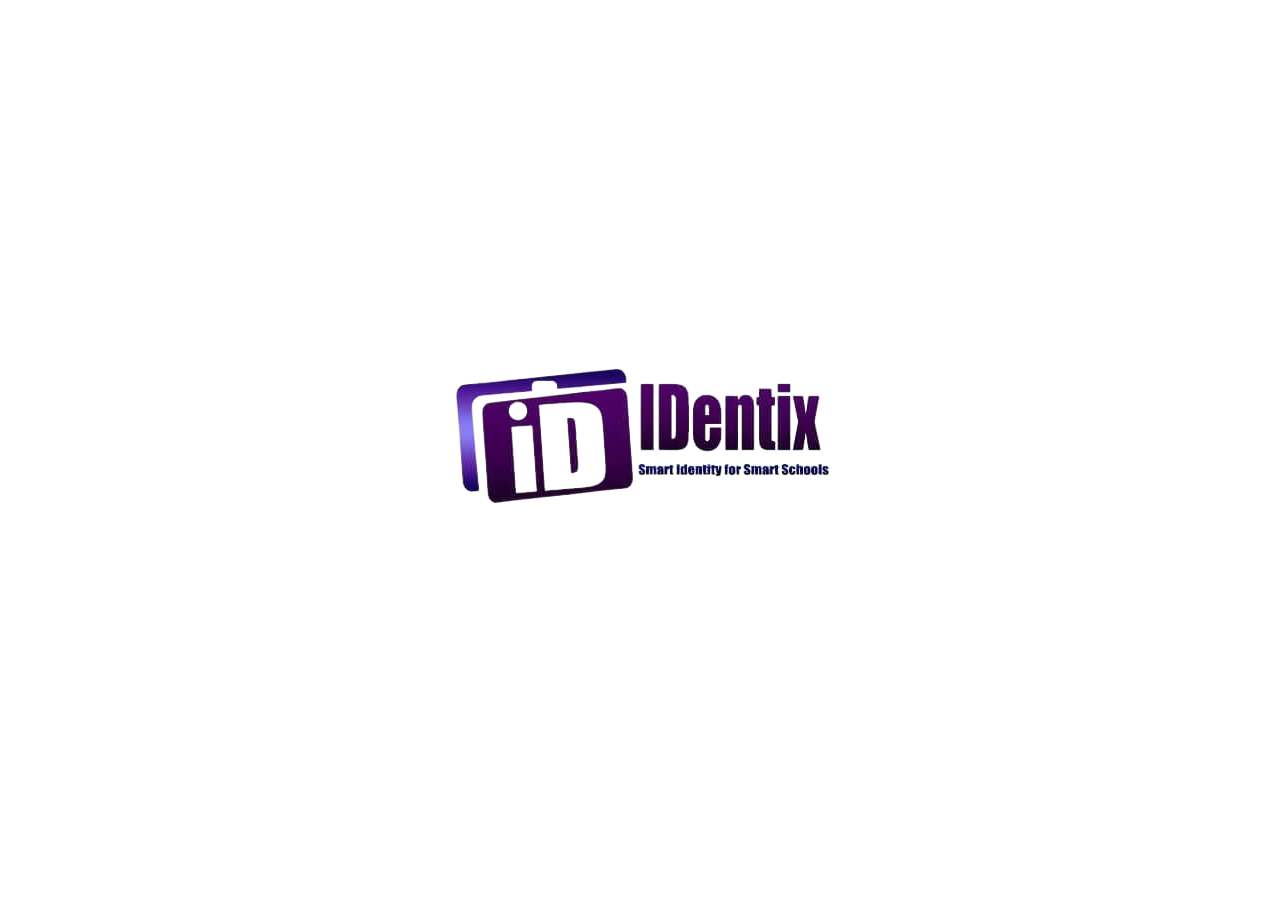
<file: index.html>
<!DOCTYPE html>
<html lang="en">
<head>
    <meta charset="UTF-8">
    <meta name="viewport" content="width=device-width, initial-scale=1.0">
    <title>Identix</title>
    <link rel="stylesheet" href="./CSS/bootstrap.min.css">
    <link rel="stylesheet" href="./CSS/style.css">
     <link rel="stylesheet" href="https://cdnjs.cloudflare.com/ajax/libs/font-awesome/6.2.0/css/all.min.css">
</head>
<body class="bg-white">
<div id="ab">
<div class="row">
    <div class="col-md-12">
        <img class="w-100" src="./images/IMG-20260421-WA0116-removebg-preview.png" alt="">
    </div>
</div>
</div>

      <script src="./js/jquery.slim.min.js"></script>
    <script src="./js/bootstrap.bundle.min.js"></script>
      <script>
        setTimeout (()=> {
                window.location.href = "access.html";
                document.getElementById('ab').style.display = 'none';
                document.getElementById('access').style.display = 'block';
           } ,3000
        );

       
    </script>
</body>
</html>
</file>
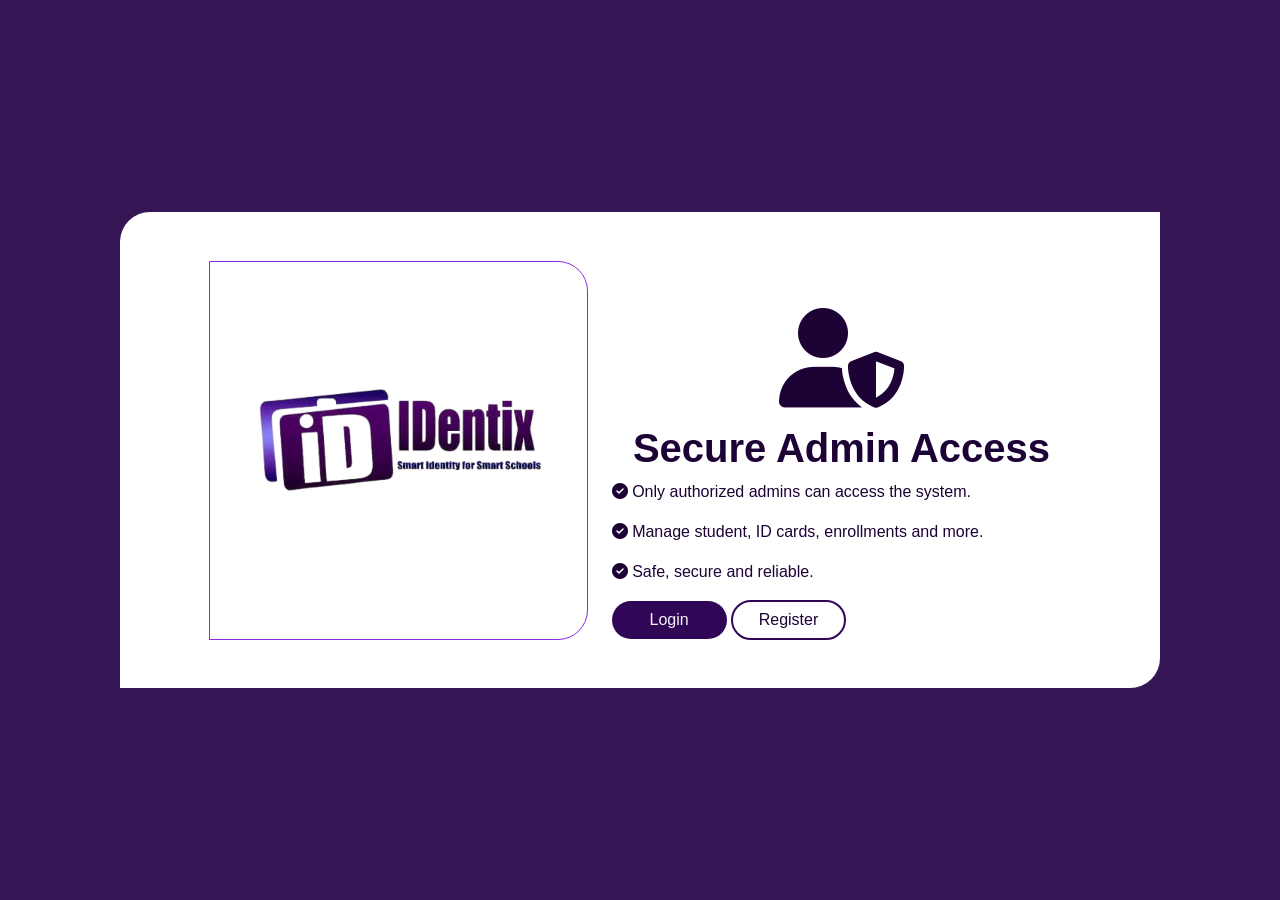
<file: access.html>
<!DOCTYPE html>
<html lang="en">
<head>
    <meta charset="UTF-8">
    <meta name="viewport" content="width=device-width, initial-scale=1.0">
   <title>Identix</title>
     <link rel="stylesheet" href="./CSS/bootstrap.min.css">
    <link rel="stylesheet" href="./CSS/style.css">
     <link rel="stylesheet" href="https://cdnjs.cloudflare.com/ajax/libs/font-awesome/6.2.0/css/all.min.css">
</head>
<body>
    <div  id="access" class="bg-white p-5" style="border-top-left-radius: 30px; border-bottom-right-radius: 30px;">
    <div style="align-items: center;" class="row justify-content-center">
        <div class="col-md-5">
            <img style="border: 1px solid blueviolet; border-top-right-radius: 30px; border-bottom-right-radius: 30px;" class="w-100" src="./images/IMG-20260421-WA0116-removebg-preview.png" alt="">
        </div>
           <div class="col-md-6 mt-5">
            <div class="justify-content-center " style="align-items: center; justify-content: center; text-align: center;">
            <i style="font-size: 100px;  color: rgb(28, 2, 53);" class="fa-solid fa-user-shield"></i>
            </div>
            <h1 class="text-center mt-3">Secure Admin Access</h1>
            
                <p><i class="fa-solid fa-circle-check"></i> Only authorized admins can access the system.</p>
               <p><i class="fa-solid fa-circle-check"></i>  Manage student, ID cards, enrollments and more.</p>
               <p><i class="fa-solid fa-circle-check"></i>  Safe, secure and reliable.</p>
                
        

           <a href="login.html"><button  class="btn me1 w-25">Login</button></a>  <a href="admin.html"><button class="btn me2 w-25">Register</button></a>
    </div>
    </div>

     <script src="./js/jquery.slim.min.js"></script>
    <script src="./js/bootstrap.bundle.min.js"></script>
</body>
</html>
</file>
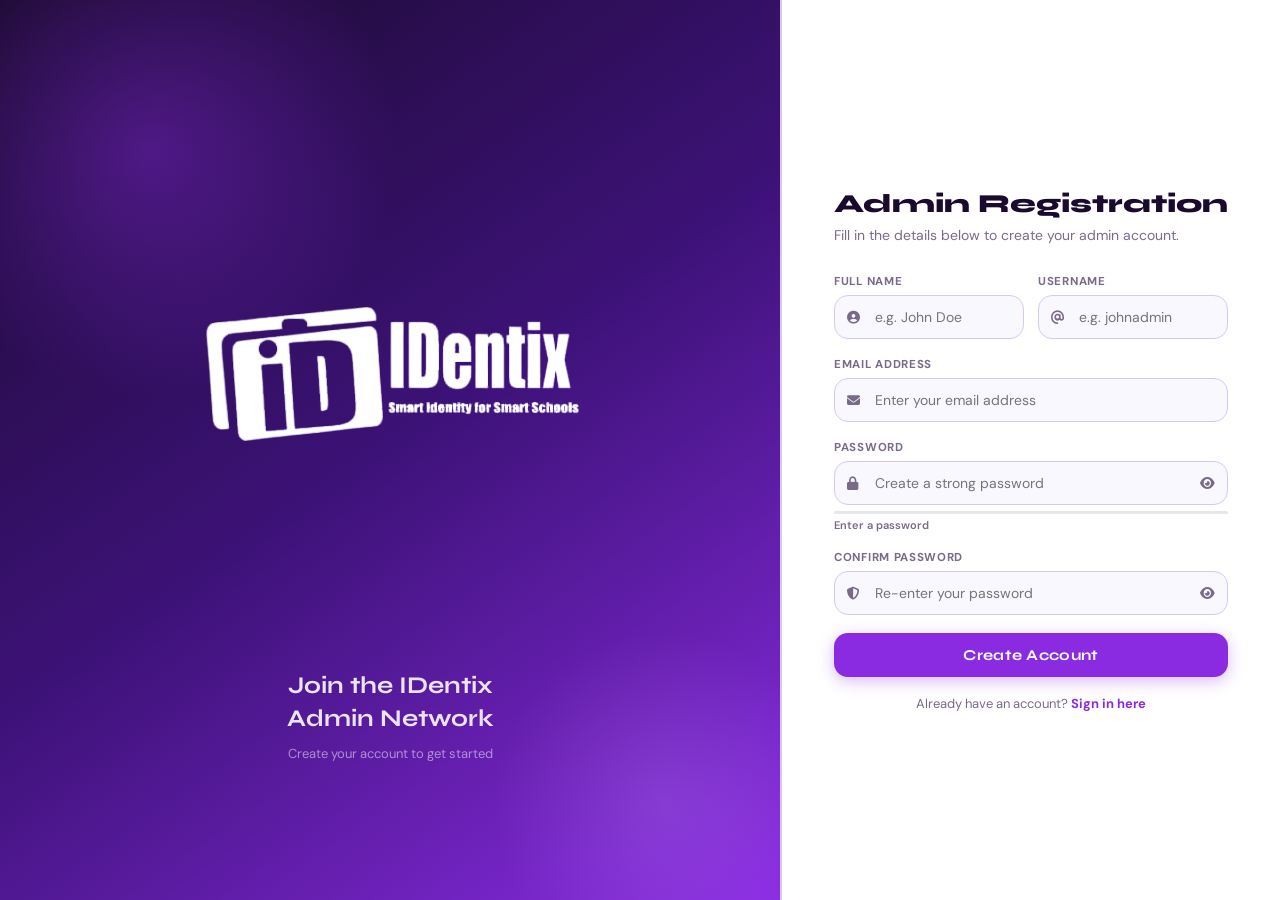
<file: admin.html>
<!DOCTYPE html>
<html lang="en">
<head>
<meta charset="UTF-8">
<meta name="viewport" content="width=device-width, initial-scale=1.0">
<title>IDentix – Admin Registration</title>
<link rel="stylesheet" href="https://cdnjs.cloudflare.com/ajax/libs/font-awesome/6.2.0/css/all.min.css">
<link href="https://fonts.googleapis.com/css2?family=Syne:wght@700;800&family=DM+Sans:wght@400;500;600&display=swap" rel="stylesheet">
<style>

  *, *::before, *::after { box-sizing: border-box; margin: 0; padding: 0; }
  :root {
    --purple:      #8a2be2;
    --purple-dark: #6a0dad;
    --purple-glow: rgba(138,43,226,.32);
    --purple-soft: rgba(138,43,226,.08);
    --text:        #1a0a2e;
    --text-muted:  #7a6a8a;
    --border:      #d8c8f0;
    --error:       #dc2626;
    --error-bg:    #fff5f5;
    --success:     #059669;
    --success-bg:  #f0fdf4;
    --radius:      14px;
  }
  html, body { height: 100%; }
  body {
    font-family: 'DM Sans', sans-serif;
    background: #f8f5ff;
    display: flex;
    align-items: stretch;
    min-height: 100vh;
    overflow-x: hidden;
  }

  .left-panel {
    flex: 1;
    background: linear-gradient(145deg, #1a0a2e 0%, #3d1278 50%, #8a2be2 100%);
    display: flex; flex-direction: column;
    align-items: center; justify-content: center;
    padding: 60px 50px;
    position: relative; overflow: hidden;
  }
  .left-panel::before {
    content: ''; position: absolute;
    width: 500px; height: 500px; border-radius: 50%;
    background: radial-gradient(circle, rgba(138,43,226,.4) 0%, transparent 70%);
    top: -100px; left: -100px;
    animation: float 8s ease-in-out infinite;
  }
  .left-panel::after {
    content: ''; position: absolute;
    width: 350px; height: 350px; border-radius: 50%;
    background: radial-gradient(circle, rgba(200,150,255,.2) 0%, transparent 70%);
    bottom: -80px; right: -60px;
    animation: float 10s ease-in-out infinite reverse;
  }
  @keyframes float {
    0%,100% { transform: translateY(0) scale(1); }
    50%      { transform: translateY(-20px) scale(1.05); }
  }
  .left-logo     { width: 500px; filter: brightness(0) invert(1); margin-bottom: 32px; position: relative; z-index: 2; animation: fadeDown .6s ease both; height: 500px; }
  .left-tagline  { color: rgba(255,255,255,.88); font-family: 'Syne', sans-serif; font-size: 24px; font-weight: 700; text-align: center; line-height: 1.35; position: relative; z-index: 2; animation: fadeDown .7s .1s ease both; }
  .left-sub      { color: rgba(255,255,255,.5); font-size: 13px; text-align: center; margin-top: 10px; position: relative; z-index: 2; animation: fadeDown .7s .2s ease both; }

  @keyframes fadeDown {
    from { opacity: 0; transform: translateY(-16px); }
    to   { opacity: 1; transform: translateY(0); }
  }

  .right-panel {
    width: 500px;
    background: #fff;
    display: flex; flex-direction: column;
    align-items: center; justify-content: center;
    padding: 52px 52px;
    border-left: 2px solid var(--border);
    overflow-y: auto;
    animation: slideIn .5s ease both;
  }
  @keyframes slideIn {
    from { opacity: 0; transform: translateX(28px); }
    to   { opacity: 1; transform: translateX(0); }
  }

  .form-heading { font-family: 'Syne', sans-serif; font-size: 26px; font-weight: 800; color: var(--text); margin-bottom: 6px; width: 100%; }
  .form-sub     { font-size: 14px; color: var(--text-muted); margin-bottom: 28px; width: 100%; line-height: 1.5; }

  .form-row { display: flex; gap: 14px; width: 100%; }
  .form-row .form-group { flex: 1; }
  .form-group { width: 100%; margin-bottom: 18px; }

  .form-label { display: block; font-size: 11.5px; font-weight: 700; color: var(--text-muted); text-transform: uppercase; letter-spacing: .7px; margin-bottom: 6px; }

  .input-wrap { position: relative; }
  .input-wrap .icon-left {
    position: absolute; left: 13px; top: 50%;
    transform: translateY(-50%);
    color: var(--text-muted); font-size: 13px;
    pointer-events: none; transition: color .2s; z-index: 1;
  }
  .input-wrap input {
    width: 100%;
    padding: 12px 42px 12px 40px;
    border: 1.5px solid var(--border);
    border-radius: var(--radius);
    font-size: 14px; font-family: 'DM Sans', sans-serif;
    color: var(--text); background: #faf8ff;
    outline: none; transition: border .2s, box-shadow .2s, background .2s;
  }
  .input-wrap input:focus {
    border-color: var(--purple); background: #fff;
    box-shadow: 0 0 0 3px var(--purple-glow);
  }
  .input-wrap input:focus ~ .icon-left { color: var(--purple); }
  .toggle-pw {
    position: absolute; right: 13px; top: 50%;
    transform: translateY(-50%);
    color: var(--text-muted); font-size: 13px; cursor: pointer;
  }
  .toggle-pw:hover { color: var(--purple); }

  .form-group.has-error .input-wrap input {
    border-color: var(--error); background: var(--error-bg);
    box-shadow: 0 0 0 3px rgba(220,38,38,.12);
  }
  .form-group.has-error .icon-left { color: var(--error) !important; }
  .error-msg {
    display: none; font-size: 11.5px; color: var(--error);
    margin-top: 5px; padding-left: 2px; font-weight: 500;
    animation: errIn .2s ease;
  }
  .form-group.has-error .error-msg { display: flex; align-items: center; gap: 5px; }
  .error-msg::before { content: '\26A0'; font-size: 11px; }
  @keyframes errIn {
    from { opacity:0; transform: translateY(-4px); }
    to   { opacity:1; transform: translateY(0); }
  }

 
  .form-group.has-success .input-wrap input {
    border-color: var(--success); background: var(--success-bg);
    box-shadow: 0 0 0 3px rgba(5,150,105,.12);
  }

  .btn-primary {
    width: 100%; padding: 13px;
    background: var(--purple); color: #fff;
    border: none; border-radius: var(--radius);
    font-size: 15px; font-weight: 700; font-family: 'Syne', sans-serif;
    cursor: pointer; letter-spacing: .3px;
    transition: background .2s, transform .15s, box-shadow .2s;
    box-shadow: 0 4px 16px var(--purple-glow);
    display: flex; align-items: center; justify-content: center; gap: 8px;
  }
  .btn-primary:hover   { background: var(--purple-dark); transform: translateY(-1px); box-shadow: 0 6px 22px var(--purple-glow); }
  .btn-primary:active  { transform: translateY(0); }
  .spinner { display: none; width: 16px; height: 16px; border: 2px solid rgba(255,255,255,.35); border-top-color: #fff; border-radius: 50%; animation: spin .65s linear infinite; }
  @keyframes spin { to { transform: rotate(360deg); } }
  .btn-primary.loading .btn-text { display: none; }
  .btn-primary.loading .spinner  { display: block; }

  .divider { display: flex; align-items: center; gap: 12px; margin: 20px 0; color: var(--text-muted); font-size: 12px; width: 100%; }
  .divider::before, .divider::after { content: ''; flex: 1; height: 1px; background: var(--border); }

  .small-link { font-size: 13px; color: var(--text-muted); text-align: center; margin-top: 6px; }
  .small-link a { color: var(--purple); font-weight: 700; text-decoration: none; }
  .small-link a:hover { text-decoration: underline; }

  
  .alert { border-radius: 10px; padding: 12px 16px; font-size: 13px; margin-bottom: 18px; display: none; align-items: flex-start; gap: 10px; width: 100%; line-height: 1.5; animation: errIn .3s ease; }
  .alert.show { display: flex; }
  .alert-error   { background: var(--error-bg);   color: var(--error);   border: 1px solid rgba(220,38,38,.25); }
  .alert-success { background: var(--success-bg); color: var(--success); border: 1px solid rgba(5,150,105,.25); }
  .alert i { margin-top: 1px; flex-shrink: 0; }

 
  .pw-strength { margin-top: 6px; }
  .pw-bar      { height: 3px; border-radius: 2px; background: #e5e7eb; overflow: hidden; }
  .pw-bar-fill { height: 100%; border-radius: 2px; width: 0; transition: width .3s, background .3s; }
  .pw-label    { font-size: 11px; margin-top: 4px; color: var(--text-muted); font-weight: 600; }

  
  .back-link { display: inline-flex; align-items: center; gap: 6px; font-size: 13px; color: var(--text-muted); text-decoration: none; margin-bottom: 24px; font-weight: 600; transition: color .2s; width: 100%; }
  .back-link:hover { color: var(--purple); }

  @media (max-width: 900px) {
    .left-panel  { display: none; }
    .right-panel { width: 100%; border-left: none; padding: 36px 24px; }
    .form-row    { flex-direction: column; gap: 0; }
  }

</style>
</head>
<body>

<div class="left-panel">
    <img class="left-logo" src="./images/IMG-20260421-WA0116-removebg-preview.png" alt="Identix Logo">
 <div class="left-tagline">Join the IDentix<br>Admin Network</div>
  <div class="left-sub">Create your account to get started</div>
</div>

<div class="right-panel">
  <div class="form-heading">Admin Registration</div>
  <div class="form-sub">Fill in the details below to create your admin account.</div>

  <div class="form-row">
    <div class="form-group" id="fg-name">
      <label class="form-label">Full Name</label>
      <div class="input-wrap">
        <i class="fa-solid fa-circle-user icon-left"></i>
        <input type="text" id="f-name" placeholder="e.g. John Doe" autocomplete="name">
      </div>
      <div class="error-msg" id="err-name"></div>
    </div>
    <div class="form-group" id="fg-username">
      <label class="form-label">Username</label>
      <div class="input-wrap">
        <i class="fa-solid fa-at icon-left"></i>
        <input type="text" id="f-username" placeholder="e.g. johnadmin" autocomplete="username">
      </div>
      <div class="error-msg" id="err-username"></div>
    </div>
  </div>

  <div class="form-group" id="fg-email">
    <label class="form-label">Email Address</label>
    <div class="input-wrap">
      <i class="fa-solid fa-envelope icon-left"></i>
      <input type="email" id="f-email" placeholder="Enter your email address" autocomplete="email">
    </div>
    <div class="error-msg" id="err-email"></div>
  </div>

  <div class="form-group" id="fg-password">
    <label class="form-label">Password</label>
    <div class="input-wrap">
      <i class="fa-solid fa-lock icon-left"></i>
      <input type="password" id="f-password" placeholder="Create a strong password" autocomplete="new-password" oninput="checkStrength(this.value)">
      <i class="toggle-pw fa-solid fa-eye" onclick="togglePw('f-password', this)"></i>
    </div>
    <div class="pw-strength">
      <div class="pw-bar"><div class="pw-bar-fill" id="pw-bar-fill"></div></div>
      <div class="pw-label" id="pw-label">Enter a password</div>
    </div>
    <div class="error-msg" id="err-password"></div>
  </div>

  <div class="form-group" id="fg-conpassword">
    <label class="form-label">Confirm Password</label>
    <div class="input-wrap">
      <i class="fa-solid fa-shield-halved icon-left"></i>
      <input type="password" id="f-conpassword" placeholder="Re-enter your password" autocomplete="new-password">
      <i class="toggle-pw fa-solid fa-eye" onclick="togglePw('f-conpassword', this)"></i>
    </div>
    <div class="error-msg" id="err-conpassword"></div>
  </div>

  <button class="btn-primary" id="reg-btn" onclick="handleRegister()">
    <span class="btn-text">Create Account</span>
    <div class="spinner"></div>
  </button>

  <div class="small-link" style="margin-top:18px;">Already have an account? <a href="login.html">Sign in here</a></div>
</div>

<script>

function getUsers()      { return JSON.parse(localStorage.getItem('identix_users') || '{}'); }
function saveUsers(u)    { localStorage.setItem('identix_users', JSON.stringify(u)); }

function clearError(id) {
  const fg = document.getElementById('fg-' + id);
  if (fg) { fg.classList.remove('has-error'); fg.classList.remove('has-success'); }
}
function setError(id, msg) {
  const fg  = document.getElementById('fg-' + id);
  const err = document.getElementById('err-' + id);
  if (fg)  { fg.classList.remove('has-success'); fg.classList.add('has-error'); }
  if (err) err.textContent = msg;
}
function setSuccess(id) {
  const fg = document.getElementById('fg-' + id);
  if (fg) { fg.classList.remove('has-error'); fg.classList.add('has-success'); }
}
function showAlert(id, type, msg) {
  const el = document.getElementById(id);
  if (!el) return;
  el.className = 'alert alert-' + type + ' show';
  el.querySelector('.alert-msg').textContent = msg;
}
function hideAlert(id) {
  const el = document.getElementById(id);
  if (el) el.classList.remove('show');
}
function togglePw(inputId, icon) {
  const inp = document.getElementById(inputId);
  inp.type = inp.type === 'password' ? 'text' : 'password';
  icon.classList.toggle('fa-eye');
  icon.classList.toggle('fa-eye-slash');
}


['name','username','email','password','conpassword'].forEach(id => {
  const el = document.getElementById('f-' + id);
  if (el) el.addEventListener('input', () => clearError(id));
});

function checkStrength(val) {
  const fill  = document.getElementById('pw-bar-fill');
  const label = document.getElementById('pw-label');
  if (!fill) return;
  let score = 0;
  if (val.length >= 8)          score++;
  if (/[A-Z]/.test(val))        score++;
  if (/[0-9]/.test(val))        score++;
  if (/[^A-Za-z0-9]/.test(val)) score++;
  const levels = [
    { pct:'0%',   color:'#e5e7eb', text:'Enter a password' },
    { pct:'25%',  color:'#ef4444', text:'Weak' },
    { pct:'50%',  color:'#f59e0b', text:'Fair' },
    { pct:'75%',  color:'#3b82f6', text:'Good' },
    { pct:'100%', color:'#10b981', text:'Strong ✓' },
  ];
  const lvl = val.length === 0 ? levels[0] : (levels[score] || levels[1]);
  fill.style.width      = lvl.pct;
  fill.style.background = lvl.color;
  label.textContent     = lvl.text;
  label.style.color     = lvl.color === '#e5e7eb' ? 'var(--text-muted)' : lvl.color;
}

async function handleRegister() {
  let valid = true;
  const name      = document.getElementById('f-name').value.trim();
  const username  = document.getElementById('f-username').value.trim();
  const email     = document.getElementById('f-email').value.trim();
  const password  = document.getElementById('f-password').value;
  const confirm   = document.getElementById('f-conpassword').value;

  if (!name || name.length < 2)
    { setError('name', 'Full name must be at least 2 characters.'); valid = false; }
  if (!username || username.length < 3)
    { setError('username', 'Username must be at least 3 characters.'); valid = false; }
  else if (!/^[a-zA-Z0-9_]+$/.test(username))
    { setError('username', 'Only letters, numbers, and underscores allowed.'); valid = false; }
  if (!email || !/^[^\s@]+@[^\s@]+\.[^\s@]+$/.test(email))
    { setError('email', 'Please enter a valid email address.'); valid = false; }
  if (!password || password.length < 6)
    { setError('password', 'Password must be at least 6 characters.'); valid = false; }
  if (!confirm)
    { setError('conpassword', 'Please confirm your password.'); valid = false; }
  else if (confirm !== password)
    { setError('conpassword', 'Passwords do not match — please check and try again.'); valid = false; }

  if (!valid) return;

  const btn = document.getElementById('reg-btn');
  btn.classList.add('loading');

  const API_BASE = 'https://identix-api.onrender.com';
  try {
    const res  = await fetch(API_BASE + '/auth/register', {
      method: 'POST',
      headers: {'Content-Type': 'application/json'},
      body: JSON.stringify({ name, username, email, password })
    });
    const data = await res.json();
    if (!res.ok) {
      btn.classList.remove('loading');
      const msg = data.detail || data.message || 'Registration failed.';
      if (msg.toLowerCase().includes('username')) { setError('username', msg); }
      else if (msg.toLowerCase().includes('email')) { setError('email', msg); }
      else { alert(msg); }
      return;
    }
    sessionStorage.setItem('identix_session', data.username);
    sessionStorage.setItem('identix_name',    data.name);
    window.location.href = 'dashboard.html';
  } catch(err) {
    btn.classList.remove('loading');
    alert('Could not reach the server. Check your connection.\n\n' + err.message);
  }
}
</script>
</body>
</html>
</file>
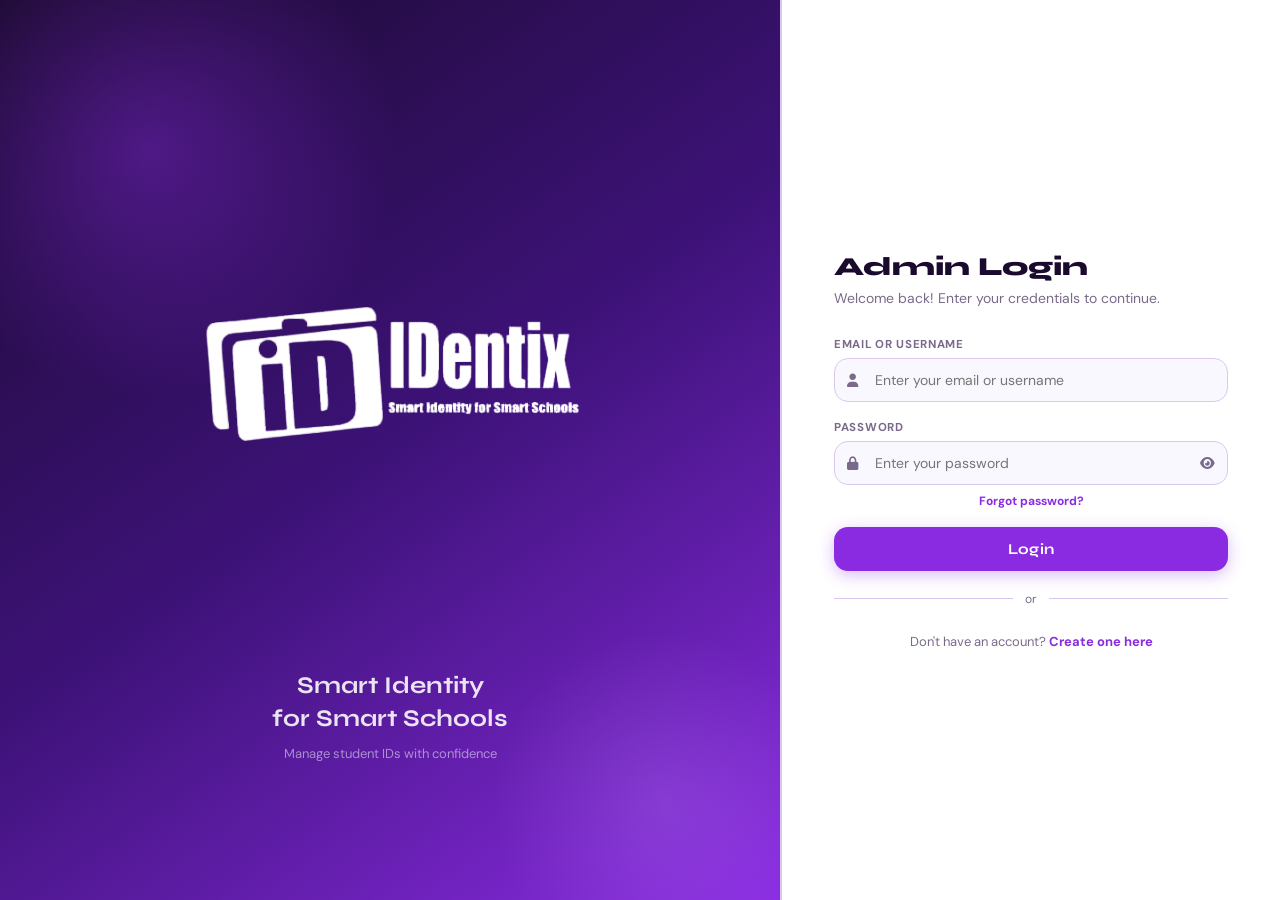
<file: enrollments.html>
<!DOCTYPE html>
<html lang="en">
<head>
<meta charset="UTF-8">
<meta name="viewport" content="width=device-width, initial-scale=1.0">
<title>IDentix – Enrollments</title>
<link rel="stylesheet" href="https://cdnjs.cloudflare.com/ajax/libs/font-awesome/6.2.0/css/all.min.css">

<style>
  :root {
    --purple:       #8a2be2;
    --purple-light: #ede9fe;
    --purple-mid:   #9d4edd;
    --dark:         #1a1033;
    --sidebar-bg:   #ffffff;
    --sidebar-border: #8a2be2;
    --sidebar-w:    220px;
    --topbar-h:     60px;
    --text:         #1a1033;
    --text-muted:   #6b7280;
    --border:       #e5e7eb;
    --bg:           #f4f3ff;
    --card-bg:      #ffffff;
    --green:        #10b981;
    --red:          #ef4444;
    --amber:        #f59e0b;
    --blue:         #3b82f6;
    --radius:       12px;
    --shadow:       0 1px 3px rgba(0,0,0,.08);
  }

  * { box-sizing: border-box; margin: 0; padding: 0; }

  body {
    font-family: 'Segoe UI', system-ui, sans-serif;
    background: var(--bg); color: var(--text);
    min-height: 100vh; display: flex;
  }


  #sidebar {
    width: var(--sidebar-w); background: var(--sidebar-bg);
    border-right: 2px solid var(--sidebar-border);
    height: 100vh; position: fixed; top: 0; left: 0;
    display: flex; flex-direction: column;
    z-index: 200; transition: transform .3s ease;
    overflow-y: auto; box-shadow: 2px 0 12px rgba(138,43,226,0.10);
  }
  .sidebar-logo {
    padding: 16px; border-bottom: 1.5px solid rgba(138,43,226,0.18);
    display: flex; align-items: center; justify-content: center; background: #fff;
  }
  .sidebar-logo-text { font-size: 20px; font-weight: 800; color: var(--purple); letter-spacing: -0.5px; }
  .sidebar-section {
    padding: 16px 12px 4px; font-size: 10px; font-weight: 700;
    letter-spacing: 1.2px; color: var(--purple); text-transform: uppercase;
  }
  .nav-item {
    display: flex; align-items: center; gap: 10px;
    padding: 10px 16px; color: #444; font-size: 13px;
    border-radius: 8px; margin: 2px 8px; cursor: pointer;
    text-decoration: none; transition: all .2s; font-weight: 500;
  }
  .nav-item:hover  { background: rgba(138,43,226,.08); color: var(--purple); }
  .nav-item.active { background: var(--purple); color: #fff; }
  .nav-item i { width: 16px; text-align: center; font-size: 13px; }
  .badge-count {
    margin-left: auto; background: var(--red); color: #fff;
    font-size: 10px; font-weight: 700; padding: 2px 6px;
    border-radius: 20px; min-width: 18px; text-align: center;
  }
  .sidebar-footer {
    margin-top: auto; padding: 12px;
    border-top: 1.5px solid rgba(138,43,226,0.18); background: #fff;
  }
  .admin-row { display: flex; align-items: center; gap: 10px; padding: 8px; border-radius: 8px; cursor: pointer; }
  .admin-row:hover { background: rgba(138,43,226,.07); }
  .avatar {
    width: 34px; height: 34px; border-radius: 50%; background: var(--purple);
    display: flex; align-items: center; justify-content: center;
    color: #fff; font-size: 12px; font-weight: 700; flex-shrink: 0;
  }
  .admin-name { color: var(--text); font-size: 12px; font-weight: 700; }
  .admin-role { color: var(--text-muted); font-size: 10px; }
  .logout-btn {
    display: flex; align-items: center; gap: 8px;
    padding: 8px 10px; color: #888; font-size: 12px;
    cursor: pointer; border-radius: 8px; margin-top: 4px; font-weight: 600; transition: all .2s;
  }
  .logout-btn:hover { background: rgba(255,0,0,.08); color: #f87171; }
  #overlay { display: none; position: fixed; inset: 0; background: rgba(0,0,0,.5); z-index: 199; }

  
  #main { margin-left: var(--sidebar-w); flex: 1; display: flex; flex-direction: column; min-height: 100vh; transition: margin .3s ease; }

 
  #topbar {
    height: var(--topbar-h); background: var(--card-bg);
    border-bottom: 1px solid var(--border);
    display: flex; align-items: center; padding: 0 24px; gap: 16px;
    position: sticky; top: 0; z-index: 100;
  }
  #menu-toggle { display: none; background: none; border: none; font-size: 18px; color: var(--text); cursor: pointer; padding: 4px; }
  .topbar-title { font-size: 17px; font-weight: 700; flex-shrink: 0; }
  .topbar-right { margin-left: auto; display: flex; align-items: center; gap: 14px; }
  .notif-btn { position: relative; background: none; border: none; cursor: pointer; font-size: 16px; color: var(--text-muted); padding: 6px; }
  .notif-dot { position: absolute; top: 3px; right: 3px; width: 8px; height: 8px; border-radius: 50%; background: var(--red); border: 2px solid #fff; }
  .bell-count {
    position: absolute; top: 0px; right: 0px;
    background: var(--red); color: #fff;
    font-size: 9px; font-weight: 700;
    min-width: 16px; height: 16px;
    border-radius: 20px; padding: 0 4px;
    display: flex; align-items: center; justify-content: center;
    border: 2px solid #fff;
    opacity: 0; transform: scale(0.6);
    transition: opacity 0.2s ease, transform 0.2s ease;
  }
  .bell-count.visible { opacity: 1; transform: scale(1); }
  .topbar-user { display: flex; align-items: center; gap: 8px; cursor: pointer; padding: 4px 8px; border-radius: 8px; }
  .topbar-user:hover { background: var(--bg); }
  .topbar-user .avatar { width: 30px; height: 30px; font-size: 11px; }
  .topbar-user .uname { font-size: 13px; font-weight: 600; }
  .topbar-user .urole { font-size: 10px; color: var(--text-muted); }

 
  #content { padding: 24px; flex: 1; }

 
  .page-header { display: flex; align-items: flex-start; justify-content: space-between; flex-wrap: wrap; gap: 12px; margin-bottom: 20px; }
  .page-header h2 { font-size: 20px; font-weight: 700; }
  .page-header p  { font-size: 13px; color: var(--text-muted); margin-top: 2px; }

  
  .summary-grid { display: grid; grid-template-columns: repeat(auto-fit, minmax(148px, 1fr)); gap: 14px; margin-bottom: 20px; }
  .sum-card {
    background: var(--card-bg); border-radius: var(--radius);
    padding: 16px 18px; box-shadow: var(--shadow);
    display: flex; align-items: center; gap: 12px; transition: transform .2s;
  }
  .sum-card:hover { transform: translateY(-2px); }
  .sum-icon { width: 42px; height: 42px; border-radius: 10px; display: flex; align-items: center; justify-content: center; font-size: 16px; flex-shrink: 0; }
  .si-purple { background: var(--purple-light); color: var(--purple); }
  .si-green  { background: #d1fae5; color: var(--green); }
  .si-amber  { background: #fef3c7; color: var(--amber); }
  .si-red    { background: #fee2e2; color: var(--red); }
  .si-blue   { background: #dbeafe; color: var(--blue); }
  .sum-label { font-size: 11px; color: var(--text-muted); font-weight: 600; text-transform: uppercase; letter-spacing: .5px; }
  .sum-value { font-size: 24px; font-weight: 700; line-height: 1.2; }
  .sum-sub   { font-size: 10px; color: var(--text-muted); margin-top: 2px; }

 
  .dist-bar-card { background: var(--card-bg); border-radius: var(--radius); box-shadow: var(--shadow); padding: 16px 20px; margin-bottom: 20px; }
  .dist-bar-title { font-size: 12px; font-weight: 700; color: var(--text-muted); text-transform: uppercase; letter-spacing: .5px; margin-bottom: 10px; }
  .tbar-track { display: flex; height: 10px; border-radius: 20px; overflow: hidden; gap: 2px; }
  .tbar-seg { height: 100%; border-radius: 20px; transition: width .7s ease; min-width: 0; }
  .tbar-legend { display: flex; gap: 18px; flex-wrap: wrap; margin-top: 10px; }
  .tbar-leg-item { display: flex; align-items: center; gap: 6px; font-size: 11px; color: var(--text-muted); }
  .tbar-leg-dot  { width: 8px; height: 8px; border-radius: 50%; flex-shrink: 0; }
  .tbar-leg-item strong { color: var(--text); font-weight: 700; }

 
  .toolbar { display: flex; align-items: center; gap: 10px; flex-wrap: wrap; margin-bottom: 16px; }
  .search-wrap {
    display: flex; align-items: center; gap: 8px;
    background: var(--card-bg); border: 1px solid var(--border);
    border-radius: 8px; padding: 7px 12px; flex: 1; min-width: 200px; max-width: 360px;
  }
  .search-wrap i { color: var(--text-muted); font-size: 13px; }
  .search-wrap input { border: none; background: none; outline: none; font-size: 13px; color: var(--text); width: 100%; }
  .search-wrap input::placeholder { color: var(--text-muted); }
  .filter-select {
    font-size: 12px; border: 1px solid var(--border);
    border-radius: 8px; padding: 7px 10px;
    background: var(--card-bg); color: var(--text); cursor: pointer; outline: none;
  }
  .btn-refresh {
    display: flex; align-items: center; gap: 6px;
    padding: 7px 14px; background: var(--purple); color: #fff;
    border: none; border-radius: 8px; font-size: 12px; font-weight: 600;
    cursor: pointer; transition: opacity .2s; margin-left: auto;
  }
  .btn-refresh:hover { opacity: .88; }
  .btn-refresh.loading i { animation: spin 1s linear infinite; }
  @keyframes spin { to { transform: rotate(360deg); } }

  
  .table-card { background: var(--card-bg); border-radius: var(--radius); box-shadow: var(--shadow); overflow: hidden; }
  .table-card-header {
    display: flex; align-items: center; justify-content: space-between;
    padding: 16px 20px; border-bottom: 1px solid var(--border); flex-wrap: wrap; gap: 10px;
  }
  .table-card-header .card-title { font-size: 14px; font-weight: 700; }
  .record-count { font-size: 12px; color: var(--text-muted); }

  .sort-btns { display: flex; gap: 6px; }
  .sort-btn {
    display: flex; align-items: center; gap: 5px;
    padding: 5px 10px; border-radius: 6px;
    border: 1px solid var(--border); background: none;
    color: var(--text-muted); font-size: 11px; font-weight: 600;
    cursor: pointer; transition: all .15s;
  }
  .sort-btn:hover  { border-color: var(--purple); color: var(--purple); }
  .sort-btn.active { background: var(--purple-light); color: var(--purple); border-color: var(--purple); }
  .sort-btn i { font-size: 10px; }

  .table-wrap { overflow-x: auto; }
  .data-table { width: 100%; border-collapse: collapse; font-size: 12px; }
  .data-table th {
    text-align: left; padding: 10px 14px; font-size: 11px; font-weight: 600;
    color: var(--text-muted); text-transform: uppercase; letter-spacing: .5px;
    border-bottom: 1px solid var(--border); background: var(--bg);
    white-space: nowrap; cursor: pointer; user-select: none; transition: color .15s;
  }
  .data-table th:hover { color: var(--purple); }
  .data-table th .sort-arrow { margin-left: 4px; opacity: .4; font-size: 9px; }
  .data-table th.sorted .sort-arrow { opacity: 1; color: var(--purple); }
  .data-table td { padding: 12px 14px; border-bottom: 1px solid var(--border); vertical-align: middle; }
  .data-table tr:last-child td { border-bottom: none; }
  .data-table tr:hover td { background: rgba(138,43,226,.03); }

  .stud-row { display: flex; align-items: center; gap: 8px; }
  .stud-av {
    width: 32px; height: 32px; border-radius: 50%;
    background: var(--purple-light); color: var(--purple);
    font-size: 10px; font-weight: 700;
    display: flex; align-items: center; justify-content: center; flex-shrink: 0;
  }
  .stud-name { font-weight: 600; font-size: 12px; }
  .stud-meta { font-size: 10px; color: var(--text-muted); }

  .sid-cell {
    font-family: 'Courier New', monospace; font-size: 11px;
    color: var(--purple); font-weight: 600;
    background: var(--purple-light); padding: 3px 8px; border-radius: 6px; white-space: nowrap;
  }
  .date-cell { font-size: 11px; color: var(--text-muted); white-space: nowrap; }
  .dept-badge {
    font-size: 10px; font-weight: 600; padding: 3px 8px; border-radius: 6px;
    background: var(--bg); color: var(--text-muted); border: 1px solid var(--border); white-space: nowrap;
  }

 
  .pill { padding: 4px 10px; border-radius: 20px; font-size: 10px; font-weight: 700; white-space: nowrap; display: inline-flex; align-items: center; gap: 5px; }
  .pill-dot { width: 6px; height: 6px; border-radius: 50%; }
  .pill-generated  { background: #d1fae5; color: #065f46; }
  .pill-generated .pill-dot  { background: #10b981; }
  .pill-inprogress { background: #dbeafe; color: #1e40af; }
  .pill-inprogress .pill-dot { background: var(--blue); }
  .pill-pending    { background: #fef3c7; color: #92400e; }
  .pill-pending .pill-dot    { background: var(--amber); }
  .pill-cancelled  { background: #fee2e2; color: #991b1b; }
  .pill-cancelled .pill-dot  { background: var(--red); }

 
  .new-badge {
    display: inline-block; font-size: 9px; font-weight: 800;
    padding: 1px 5px; border-radius: 4px;
    background: var(--purple); color: #fff;
    margin-left: 5px; vertical-align: middle; letter-spacing: .3px;
  }
 
  .row-new td { background: rgba(138,43,226,.04) !important; }
  .row-new td:first-child { border-left: 3px solid var(--purple); padding-left: 11px; }

 
  .skeleton {
    background: linear-gradient(90deg, var(--border) 25%, var(--bg) 50%, var(--border) 75%);
    background-size: 200% 100%; animation: shimmer 1.4s infinite;
    border-radius: 6px; height: 12px; display: inline-block;
  }
  @keyframes shimmer { to { background-position: -200% 0; } }

  
  .empty-state { text-align: center; padding: 60px 20px; color: var(--text-muted); }
  .empty-state i { font-size: 44px; margin-bottom: 14px; opacity: .25; display: block; }
  .empty-state h3 { font-size: 15px; color: var(--text); margin-bottom: 6px; }
  .empty-state p  { font-size: 12px; }

  
  .error-state { text-align: center; padding: 60px 20px; color: var(--text-muted); }
  .error-state i { font-size: 40px; margin-bottom: 14px; color: var(--red); opacity: .5; display: block; }
  .error-state h3 { font-size: 15px; color: var(--text); margin-bottom: 6px; }
  .error-state p  { font-size: 12px; margin-bottom: 16px; }
  .error-state button { padding: 8px 18px; border-radius: 8px; background: var(--purple); color: #fff; border: none; font-size: 12px; font-weight: 600; cursor: pointer; }

 
  .pagination { display: flex; align-items: center; justify-content: space-between; padding: 14px 20px; border-top: 1px solid var(--border); flex-wrap: wrap; gap: 10px; }
  .pagination-info { font-size: 12px; color: var(--text-muted); }
  .pagination-btns { display: flex; gap: 6px; }
  .page-btn { padding: 5px 10px; border-radius: 6px; border: 1px solid var(--border); background: var(--card-bg); color: var(--text); font-size: 12px; cursor: pointer; transition: all .2s; }
  .page-btn:hover  { border-color: var(--purple); color: var(--purple); }
  .page-btn.active { background: var(--purple); color: #fff; border-color: var(--purple); }
  .page-btn:disabled { opacity: .4; cursor: not-allowed; }

  
  .live-dot { display: inline-block; width: 7px; height: 7px; border-radius: 50%; background: var(--green); animation: pulse 1.5s infinite; margin-right: 4px; }
  @keyframes pulse { 0%,100% { opacity:1; transform:scale(1); } 50% { opacity:.5; transform:scale(1.3); } }

  
  #toast {
    position: fixed; bottom: 24px; right: 24px;
    background: var(--dark); color: #fff;
    padding: 10px 16px; border-radius: 10px;
    font-size: 13px; font-weight: 500;
    display: flex; align-items: center; gap: 10px;
    box-shadow: 0 4px 16px rgba(0,0,0,.2);
    transform: translateY(80px); opacity: 0;
    transition: all .3s ease; z-index: 9999;
    pointer-events: none; max-width: 320px;
  }
  #toast.show { transform: translateY(0); opacity: 1; }
  #toast i { color: #a78bfa; font-size: 14px; flex-shrink: 0; }

 
  .api-hint { background: #f0ebff; border: 1px dashed var(--purple); border-radius: 8px; padding: 10px 14px; font-size: 11px; color: var(--purple); margin: 0 20px 16px; line-height: 1.6; }
  .api-hint strong { display: block; margin-bottom: 4px; }

 
  body.theme-dark { --bg: #0f0f1a; --card-bg: #1a1a2e; --text: #e8e8f0; --text-muted: #9090b0; --border: #2a2a45; --shadow: 0 1px 3px rgba(0,0,0,.4); --purple-light: rgba(138,43,226,0.18); --sidebar-bg: #12122a; --sidebar-border: #8a2be2; }
  body.theme-dark #topbar          { background: #1a1a2e; border-color: #2a2a45; }
  body.theme-dark .search-wrap     { background: #12122a; border-color: #2a2a45; }
  body.theme-dark .search-wrap input { color: #e8e8f0; }
  body.theme-dark .filter-select   { background: #12122a; border-color: #2a2a45; color: #e8e8f0; }
  body.theme-dark .data-table th   { background: #12122a; }
  body.theme-dark .data-table tr:hover td { background: rgba(138,43,226,.05); }
  body.theme-dark .row-new td      { background: rgba(138,43,226,.08) !important; }
  body.theme-dark .nav-item        { color: #aaaacc; }
  body.theme-dark .nav-item:hover  { background: rgba(138,43,226,0.15); color: #c8b8ff; }
  body.theme-dark .admin-name      { color: #e8e8f0; }
  body.theme-dark .sidebar-footer  { background: #12122a; }
  body.theme-dark .api-hint        { background: rgba(138,43,226,0.12); }
  body.theme-dark #toast           { background: #2d1254; }
  body.theme-dark .dept-badge      { background: #12122a; }

  body.theme-purple { --bg: #1e0a3c; --card-bg: #2d1254; --text: #f0e8ff; --text-muted: #b89fd4; --border: #4a2080; --shadow: 0 1px 4px rgba(0,0,0,.35); --purple-light: rgba(180,120,255,0.2); --sidebar-bg: #1a082e; --sidebar-border: #c084fc; }
  body.theme-purple #topbar         { background: #2d1254; border-color: #4a2080; }
  body.theme-purple .data-table th  { background: #1a082e; }
  body.theme-purple .nav-item       { color: #c8aef0; }
  body.theme-purple .nav-item:hover { background: rgba(192,132,252,0.15); color: #f0e8ff; }
  body.theme-purple .filter-select  { background: #1a082e; border-color: #4a2080; color: #f0e8ff; }
  body.theme-purple .sidebar-footer { background: #1a082e; }
  body.theme-purple .api-hint       { background: rgba(192,132,252,0.12); }
  body.theme-purple .dept-badge     { background: #1a082e; }

  
  .theme-btn { background: none; border: 1px solid var(--border); color: var(--text-muted); padding: 6px 10px; border-radius: 8px; cursor: pointer; font-size: 13px; display: flex; align-items: center; gap: 6px; transition: all .2s; white-space: nowrap; }
  .theme-btn:hover { border-color: var(--purple); color: var(--purple); }
  .theme-dropdown-wrap { position: relative; }
  .theme-dropdown { display: none; position: absolute; top: calc(100% + 8px); right: 0; background: var(--card-bg); border: 1px solid var(--border); border-radius: 10px; box-shadow: 0 8px 24px rgba(0,0,0,.15); padding: 6px; min-width: 160px; z-index: 500; }
  .theme-dropdown.open { display: block; }
  .theme-option { display: flex; align-items: center; gap: 10px; padding: 8px 12px; border-radius: 7px; cursor: pointer; font-size: 13px; font-weight: 500; color: var(--text); transition: background .15s; }
  .theme-option:hover  { background: var(--purple-light); color: var(--purple); }
  .theme-option.active { background: var(--purple-light); color: var(--purple); font-weight: 700; }
  .theme-swatch { width: 14px; height: 14px; border-radius: 50%; flex-shrink: 0; border: 1.5px solid rgba(0,0,0,.1); }

 
  @media (max-width: 768px) {
    #sidebar { transform: translateX(-100%); }
    #sidebar.open { transform: translateX(0); }
    #overlay.show { display: block; }
    #main { margin-left: 0; }
    #menu-toggle { display: block; }
    .topbar-user .uname, .topbar-user .urole { display: none; }
    #content { padding: 16px; }
    .btn-refresh { margin-left: 0; }
    .sort-btns { display: none; }
  }
</style>
</head>
<body>

<div id="overlay" onclick="closeSidebar()"></div>
<div id="toast"><i class="fa-solid fa-user-plus"></i> <span id="toast-msg"></span></div>


<aside id="sidebar">
  <div class="sidebar-logo">
   <img src="./images/IMG-20260421-WA0116-removebg-preview.png" alt="IDentix Logo" style="width: 140px;height: auto;">
  </div>

  <div class="sidebar-section">Management</div>
  <a href="dashboard.html" class="nav-item"><i class="fa-solid fa-gauge"></i> Dashboard</a>
  <a href="students.html" class="nav-item"><i class="fa-solid fa-users"></i> Students</a>
  <a href="idcards.html"  class="nav-item"><i class="fa-solid fa-id-card"></i> ID Cards</a>
  <a href="enrollments.html" class="nav-item active"><i class="fa-solid fa-user-plus"></i> Enrollments</a>
  <a href="generate.html" class="nav-item"><i class="fa-solid fa-fingerprint"></i> Generate IDs</a>
  <a href="requests.html" class="nav-item">
    <i class="fa-solid fa-inbox"></i> Requests
    <span class="badge-count" id="sidebar-requests">—</span>
  </a>

  <div class="sidebar-footer">
    <div class="admin-row">
      <div class="avatar" id="sidebar-avatar">?</div>
      <div>
        <div class="admin-name" id="sidebar-username">Loading...</div>
        <div class="admin-role">Super Admin</div>
      </div>
    </div>
    <div class="logout-btn" onclick="handleLogout()">
      <i class="fa-solid fa-right-from-bracket"></i> Logout
    </div>
  </div>
</aside>


<div id="main">
  <header id="topbar">
    <button id="menu-toggle" onclick="toggleSidebar()"><i class="fa-solid fa-bars"></i></button>
    <div class="topbar-title">
      <i class="fa-solid fa-user-plus" style="color:var(--purple);margin-right:8px;font-size:15px;"></i>
      Enrollments
    </div>
    <div class="topbar-right">
      <div class="theme-dropdown-wrap">
        <button class="theme-btn" onclick="toggleThemeDropdown()">
          <span id="theme-icon">☀️</span> Theme
        </button>
        <div class="theme-dropdown" id="theme-dropdown"></div>
      </div>
      <a href="requests.html" style="text-decoration:none;">
        <button class="notif-btn" id="bell-btn" title="View requests">
          <i class="fa-solid fa-bell"></i>
          <span class="bell-count" id="bell-count"></span>
        </button>
      </a>
      <div class="topbar-user">
        <div class="avatar" id="topbar-avatar" style="width:30px;height:30px;font-size:11px;">?</div>
        <div>
          <div class="uname" id="topbar-username">Loading...</div>
          <div class="urole">Super Admin</div>
        </div>
        <i class="fa-solid fa-chevron-down" style="font-size:10px;color:var(--text-muted);margin-left:4px;"></i>
      </div>
    </div>
  </header>

  <div id="content">

    <div class="page-header">
      <div>
        <h2>Enrollments</h2>
        <p><span class="live-dot"></span>Live data · All students who enrolled into the system for their ID card</p>
      </div>
    </div>

    
    <div class="summary-grid">
      <div class="sum-card">
        <div class="sum-icon si-purple"><i class="fa-solid fa-user-plus"></i></div>
        <div>
          <div class="sum-label">Total Enrolled</div>
          <div class="sum-value" id="cnt-total">—</div>
          <div class="sum-sub">All time</div>
        </div>
      </div>
      <div class="sum-card">
        <div class="sum-icon si-green"><i class="fa-solid fa-id-card"></i></div>
        <div>
          <div class="sum-label">ID Generated</div>
          <div class="sum-value" id="cnt-generated">—</div>
          <div class="sum-sub">Cards issued</div>
        </div>
      </div>
      <div class="sum-card">
        <div class="sum-icon si-blue"><i class="fa-solid fa-spinner"></i></div>
        <div>
          <div class="sum-label">In Progress</div>
          <div class="sum-value" id="cnt-inprogress">—</div>
          <div class="sum-sub">Being processed</div>
        </div>
      </div>
      <div class="sum-card">
        <div class="sum-icon si-amber"><i class="fa-solid fa-clock"></i></div>
        <div>
          <div class="sum-label">Pending</div>
          <div class="sum-value" id="cnt-pending">—</div>
          <div class="sum-sub">Awaiting action</div>
        </div>
      </div>
      <div class="sum-card">
        <div class="sum-icon si-red"><i class="fa-solid fa-ban"></i></div>
        <div>
          <div class="sum-label">Cancelled</div>
          <div class="sum-value" id="cnt-cancelled">—</div>
          <div class="sum-sub">Not processed</div>
        </div>
      </div>
    </div>

    
    <div class="dist-bar-card">
      <div class="dist-bar-title">Enrollment Status Distribution</div>
      <div class="tbar-track">
        <div class="tbar-seg" id="seg-generated"  style="background:#10b981;width:0%;"></div>
        <div class="tbar-seg" id="seg-inprogress" style="background:var(--blue);width:0%;"></div>
        <div class="tbar-seg" id="seg-pending"    style="background:var(--amber);width:0%;"></div>
        <div class="tbar-seg" id="seg-cancelled"  style="background:var(--red);width:0%;"></div>
      </div>
      <div class="tbar-legend">
        <div class="tbar-leg-item"><span class="tbar-leg-dot" style="background:#10b981;"></span> ID Generated <strong id="pct-generated">—</strong></div>
        <div class="tbar-leg-item"><span class="tbar-leg-dot" style="background:var(--blue);"></span> In Progress <strong id="pct-inprogress">—</strong></div>
        <div class="tbar-leg-item"><span class="tbar-leg-dot" style="background:var(--amber);"></span> Pending <strong id="pct-pending">—</strong></div>
        <div class="tbar-leg-item"><span class="tbar-leg-dot" style="background:var(--red);"></span> Cancelled <strong id="pct-cancelled">—</strong></div>
      </div>
    </div>

    
    <div class="toolbar">
      <div class="search-wrap">
        <i class="fa-solid fa-magnifying-glass"></i>
        <input type="text" id="search-input" placeholder="Search by name, ID or department…" oninput="applyFilters()">
      </div>
      <select class="filter-select" id="status-filter" onchange="applyFilters()">
        <option value="">All Statuses</option>
        <option value="generated">ID Generated</option>
        <option value="inprogress">In Progress</option>
        <option value="pending">Pending</option>
        <option value="cancelled">Cancelled</option>
      </select>
      <select class="filter-select" id="dept-filter" onchange="applyFilters()">
        <option value="">All Departments</option>
      </select>
      <button class="btn-refresh" id="refresh-btn" onclick="loadEnrollments()">
        <i class="fa-solid fa-rotate-right" id="refresh-icon"></i> Refresh
      </button>
    </div>

   
    <div class="table-card">
      <div class="table-card-header">
        <div class="card-title">Enrolled Students</div>
        <div style="display:flex;align-items:center;gap:12px;flex-wrap:wrap;">
          <div class="sort-btns">
            <button class="sort-btn active" id="sort-date" onclick="setSort('date')">
              <i class="fa-solid fa-arrow-down-wide-short"></i> Latest first
            </button>
            <button class="sort-btn" id="sort-name" onclick="setSort('name')">
              <i class="fa-solid fa-arrow-down-a-z"></i> Name A–Z
            </button>
          </div>
          <span class="record-count" id="record-count">Loading…</span>
        </div>
      </div>

      <div id="table-container"></div>

      <div class="pagination" id="pagination" style="display:none;">
        <span class="pagination-info" id="page-info"></span>
        <div class="pagination-btns" id="page-btns"></div>
      </div>
    </div>

  </div>
</div>

<script>

const BASE_URL = "https://identix-api.onrender.com";

const PAGE_SIZE      = 10;
let allEnrollments   = [];
let filtered         = [];
let currentPage      = 1;
let sortMode         = "date";


const ENROLLMENT_PATHS = [
  "/students",
  "/api/students",
  "/api/enrollments",
];


let confirmedPath = null;

async function loadEnrollments(silent = false) {
 
  if (!silent) setLoading(true);
  try {
    const headers = { "Content-Type": "application/json" };
    const token = getToken();
    if (token) headers["Authorization"] = "Bearer " + token;

   
    let res = null, usedPath = null;
    for (const path of ENROLLMENT_PATHS) {
      try {
        const r = await fetch(BASE_URL + path, { headers });
        if (r.ok)            { res = r; usedPath = path; break; }
        if (r.status !== 404){ res = r; usedPath = path; break; } 
      } catch (_) { }
    }

    if (!res || !res.ok) {
      if (silent) { console.warn("Silent poll failed, keeping existing data."); return; }
      const tried = ENROLLMENT_PATHS.join(", ");
      throw new Error(`No enrollments endpoint found (tried: ${tried}). Last status: ${res ? res.status : "unreachable"}`);
    }

    confirmedPath = usedPath;

    console.log("✅ Enrollments fetched from:", usedPath);
    const raw = await res.json();

    
    const list = Array.isArray(raw)               ? raw
               : Array.isArray(raw.data)          ? raw.data
               : Array.isArray(raw.enrollments)   ? raw.enrollments
               : Array.isArray(raw.students)      ? raw.students
               : Array.isArray(raw.results)       ? raw.results
               : [];

   
    allEnrollments = list.map(e => ({
      id:             e.id             ?? e._id              ?? "",
      name:           e.name           ?? e.full_name        ?? e.fullName
                   ?? (`${e.first_name ?? e.firstName ?? ""} ${e.last_name ?? e.lastName ?? ""}`.trim() || "Unknown"),
      email:          e.email          ?? e.email_address    ?? e.emailAddress ?? "",
      studentId:      e.studentId      ?? e.student_id       ?? e.matricule    ?? e.matric ?? e.reg_number ?? e.regNumber ?? String(e.id ?? ""),
      department:     e.department     ?? e.dept             ?? e.faculty      ?? e.school ?? "",
      enrollmentDate: e.enrollmentDate ?? e.enrollment_date  ?? e.created_at   ?? e.createdAt ?? e.date ?? null,
      idStatus:       normalizeStatus(e.idStatus ?? e.id_status ?? e.status    ?? "pending"),
    }));

    
    const newData = allEnrollments.map ? allEnrollments : [];

    if (silent) {
      const oldIds = allEnrollments.map(e => e.id).join(",");
      const newIds = list.map(e => (e.id ?? e._id ?? "")).join(",");
      if (oldIds === newIds) return; 
      const added = list.length - allEnrollments.length;
      if (added > 0) showToast(added + " new enrollment" + (added !== 1 ? "s" : "") + " just arrived!");
    }

    populateDeptFilter();
    updateSummaryCounts();
    updateDistBar();
    if (!silent) currentPage = 1;
    applyFilters();
    if (!silent) setLoading(false);
    if (allEnrollments.length) {
      showToast(`✓ Loaded ${allEnrollments.length} enrollment${allEnrollments.length !== 1 ? "s" : ""}`);
    }
  } catch (err) {
    console.error("Failed to load enrollments:", err);
    if (!silent) { showError(err.message); setLoading(false); }
  }
}


function normalizeStatus(raw) {
  const s = String(raw).toLowerCase().replace(/[\s_\-]/g, "");
  if (["generated","issued","completed","done","approved"].includes(s))   return "generated";
  if (["inprogress","processing","active","ongoing"].includes(s))         return "inprogress";
  if (["cancelled","canceled","rejected","declined"].includes(s))         return "cancelled";
  return "pending";
}


function populateDeptFilter() {
  const depts = [...new Set(allEnrollments.map(e => e.department).filter(Boolean))].sort();
  const sel = document.getElementById("dept-filter");
  sel.innerHTML = `<option value="">All Departments</option>` +
    depts.map(d => `<option value="${escHtml(d)}">${escHtml(d)}</option>`).join("");
}


function setSort(mode) {
  sortMode = mode;
  document.getElementById("sort-date").classList.toggle("active", mode === "date");
  document.getElementById("sort-name").classList.toggle("active", mode === "name");
  applyFilters();
}

function applyFilters() {
  const q      = document.getElementById("search-input").value.toLowerCase().trim();
  const status = document.getElementById("status-filter").value;
  const dept   = document.getElementById("dept-filter").value;

  filtered = allEnrollments.filter(e => {
    const matchQ = !q || e.name.toLowerCase().includes(q)
                      || e.studentId.toLowerCase().includes(q)
                      || (e.department || "").toLowerCase().includes(q);
    const matchS = !status || e.idStatus === status;
    const matchD = !dept   || e.department === dept;
    return matchQ && matchS && matchD;
  });

  if (sortMode === "name") {
    filtered.sort((a, b) => a.name.localeCompare(b.name));
  } else {
    filtered.sort((a, b) => new Date(b.enrollmentDate) - new Date(a.enrollmentDate));
  }

  currentPage = 1;
  renderTable();
}


function renderTable() {
  const container  = document.getElementById("table-container");
  const pagination = document.getElementById("pagination");

  if (filtered.length === 0) {
    container.innerHTML = `
      <div class="empty-state">
        <i class="fa-solid fa-user-plus"></i>
        <h3>No enrollments yet</h3>
        <p>Students who enroll into the system will appear here automatically once your API is connected.</p>
      </div>`;
    pagination.style.display = "none";
    document.getElementById("record-count").textContent = "0 enrollments";
    return;
  }

  const start = (currentPage - 1) * PAGE_SIZE;
  const end   = Math.min(start + PAGE_SIZE, filtered.length);
  const page  = filtered.slice(start, end);
  const total = filtered.length;
  const pages = Math.ceil(total / PAGE_SIZE);
  const now   = Date.now();

  document.getElementById("record-count").textContent =
    `${total} enrollment${total !== 1 ? "s" : ""}`;

  container.innerHTML = `
    <div class="table-wrap">
      <table class="data-table">
        <thead>
          <tr>
            <th>#</th>
            <th onclick="setSort('name')" class="${sortMode==='name'?'sorted':''}">
              Student <span class="sort-arrow">↕</span>
            </th>
            <th>Student ID</th>
            <th>Department</th>
            <th onclick="setSort('date')" class="${sortMode==='date'?'sorted':''}">
              Enrollment Date <span class="sort-arrow">↕</span>
            </th>
            <th>ID Status</th>
          </tr>
        </thead>
        <tbody>
          ${page.map((e, i) => {
            const isNew = (now - new Date(e.enrollmentDate).getTime()) < 48 * 3600000;
            return `
            <tr class="${isNew ? 'row-new' : ''}">
              <td style="color:var(--text-muted);font-size:11px;">${start + i + 1}</td>
              <td>
                <div class="stud-row">
                  <div class="stud-av">${initials(e.name)}</div>
                  <div>
                    <div class="stud-name">${escHtml(e.name)}${isNew ? '<span class="new-badge">NEW</span>' : ''}</div>
                    ${e.email ? `<div class="stud-meta">${escHtml(e.email)}</div>` : ''}
                  </div>
                </div>
              </td>
              <td><span class="sid-cell">${escHtml(e.studentId)}</span></td>
              <td>${e.department ? `<span class="dept-badge">${escHtml(e.department)}</span>` : '<span style="color:var(--text-muted);font-size:11px;">—</span>'}</td>
              <td><span class="date-cell"><i class="fa-regular fa-calendar" style="margin-right:5px;"></i>${formatDate(e.enrollmentDate)}</span></td>
              <td>${statusPill(e.idStatus)}</td>
            </tr>`;
          }).join("")}
        </tbody>
      </table>
    </div>`;

  pagination.style.display = "flex";
  document.getElementById("page-info").textContent = `Showing ${start + 1}–${end} of ${total} enrollments`;

  const btnWrap = document.getElementById("page-btns");
  btnWrap.innerHTML = "";
  btnWrap.appendChild(makeBtn("‹ Prev", currentPage === 1, () => { currentPage--; renderTable(); }));
  for (let p = 1; p <= pages; p++) {
    if (pages > 7 && p !== 1 && p !== pages && Math.abs(p - currentPage) > 2) {
      if (p === currentPage - 3 || p === currentPage + 3) {
        const d = document.createElement("span");
        d.textContent = "…"; d.style.cssText = "padding:4px 6px;font-size:12px;color:var(--text-muted);";
        btnWrap.appendChild(d);
      }
      continue;
    }
    const btn = makeBtn(p, false, () => { currentPage = p; renderTable(); });
    if (p === currentPage) btn.classList.add("active");
    btnWrap.appendChild(btn);
  }
  btnWrap.appendChild(makeBtn("Next ›", currentPage === pages, () => { currentPage++; renderTable(); }));
}

function makeBtn(label, disabled, onClick) {
  const b = document.createElement("button");
  b.className = "page-btn"; b.textContent = label; b.disabled = disabled;
  if (!disabled) b.addEventListener("click", onClick);
  return b;
}


function updateSummaryCounts() {
  const g = allEnrollments.filter(e => e.idStatus === "generated").length;
  const i = allEnrollments.filter(e => e.idStatus === "inprogress").length;
  const p = allEnrollments.filter(e => e.idStatus === "pending").length;
  const c = allEnrollments.filter(e => e.idStatus === "cancelled").length;
  document.getElementById("cnt-total").textContent      = allEnrollments.length;
  document.getElementById("cnt-generated").textContent  = g;
  document.getElementById("cnt-inprogress").textContent = i;
  document.getElementById("cnt-pending").textContent    = p;
  document.getElementById("cnt-cancelled").textContent  = c;
  document.getElementById("sidebar-requests").textContent = p;
  
  const _bc = document.getElementById('bell-count');
  const _pc = parseInt(document.getElementById('sidebar-requests').textContent) || 0;
  if (_bc) {
    _bc.textContent = _pc > 99 ? '99+' : (_pc > 0 ? String(_pc) : '');
    _pc > 0 ? _bc.classList.add('visible') : _bc.classList.remove('visible');
  }
}


function updateDistBar() {
  const total = allEnrollments.length || 1;
  const g = allEnrollments.filter(e => e.idStatus === "generated").length;
  const i = allEnrollments.filter(e => e.idStatus === "inprogress").length;
  const p = allEnrollments.filter(e => e.idStatus === "pending").length;
  const c = allEnrollments.filter(e => e.idStatus === "cancelled").length;
  const pct = v => Math.round(v / total * 100);
  document.getElementById("seg-generated").style.width  = pct(g) + "%";
  document.getElementById("seg-inprogress").style.width = pct(i) + "%";
  document.getElementById("seg-pending").style.width    = pct(p) + "%";
  document.getElementById("seg-cancelled").style.width  = pct(c) + "%";
  document.getElementById("pct-generated").textContent  = pct(g) + "%";
  document.getElementById("pct-inprogress").textContent = pct(i) + "%";
  document.getElementById("pct-pending").textContent    = pct(p) + "%";
  document.getElementById("pct-cancelled").textContent  = pct(c) + "%";
}


function setLoading(on) {
  document.getElementById("refresh-btn").classList.toggle("loading", on);
  if (!on) return;
  document.getElementById("record-count").textContent = "Loading…";
  document.getElementById("pagination").style.display = "none";
  document.getElementById("table-container").innerHTML = `
    <div class="table-wrap"><table class="data-table">
      <thead><tr><th>#</th><th>Student</th><th>Student ID</th><th>Department</th><th>Enrollment Date</th><th>ID Status</th></tr></thead>
      <tbody>${Array(6).fill(0).map((_,i) => `
        <tr>
          <td><span class="skeleton" style="width:20px;"></span></td>
          <td><div class="stud-row"><div class="stud-av" style="background:var(--border);"></div>
            <div><span class="skeleton" style="width:${110+i*8}px;display:block;margin-bottom:4px;"></span>
            <span class="skeleton" style="width:${70+i*5}px;height:10px;"></span></div></div></td>
          <td><span class="skeleton" style="width:80px;"></span></td>
          <td><span class="skeleton" style="width:70px;"></span></td>
          <td><span class="skeleton" style="width:90px;"></span></td>
          <td><span class="skeleton" style="width:70px;border-radius:20px;"></span></td>
        </tr>`).join("")}
      </tbody>
    </table></div>`;
}


function showError(msg) {
  document.getElementById("table-container").innerHTML = `
    <div class="error-state">
      <i class="fa-solid fa-triangle-exclamation"></i>
      <h3>Failed to load enrollments</h3>
      <p>${escHtml(msg)}</p>
      <button onclick="loadEnrollments()"><i class="fa-solid fa-rotate-right"></i> Try again</button>
    </div>`;
  document.getElementById("record-count").textContent = "Error";
}


function showToast(msg) {
  document.getElementById("toast-msg").textContent = msg;
  const t = document.getElementById("toast");
  t.classList.add("show");
  setTimeout(() => t.classList.remove("show"), 3500);
}


function initials(name) { return name.split(" ").map(w => w[0]).slice(0,2).join("").toUpperCase(); }
function escHtml(s) { return String(s).replace(/&/g,"&amp;").replace(/</g,"&lt;").replace(/>/g,"&gt;").replace(/"/g,"&quot;"); }
function formatDate(iso) {
  if (!iso) return "—";
  return new Date(iso).toLocaleDateString("en-GB", { day:"2-digit", month:"short", year:"numeric" });
}
function statusPill(status) {
  const map = {
    generated:  ["pill-generated",  "fa-circle-check", "ID Generated"],
    inprogress: ["pill-inprogress", "fa-spinner",      "In Progress"],
    pending:    ["pill-pending",    "fa-clock",        "Pending"],
    cancelled:  ["pill-cancelled",  "fa-ban",          "Cancelled"],
  };
  const [cls, icon, label] = map[status] || ["pill-pending","fa-circle-question", status];
  return `<span class="pill ${cls}"><span class="pill-dot"></span><i class="fa-solid ${icon}" style="font-size:9px;"></i> ${label}</span>`;
}
function getToken() { return localStorage.getItem("identix_token") || ""; }


(function checkSession() {
  const username = sessionStorage.getItem('identix_session');
  const name     = sessionStorage.getItem('identix_name') || username;
  if (!username) { window.location.href = 'login.html'; return; }
  const ini = name.split(' ').map(w => w[0]).slice(0,2).join('').toUpperCase();
  ['sidebar-username','topbar-username'].forEach(id => { const el = document.getElementById(id); if(el) el.textContent = name; });
  ['sidebar-avatar','topbar-avatar'].forEach(id => { const el = document.getElementById(id); if(el) el.textContent = ini; });
})();

function handleLogout() {
  sessionStorage.removeItem('identix_session'); sessionStorage.removeItem('identix_name');
  window.location.href = 'login.html';
}
function toggleSidebar() { document.getElementById("sidebar").classList.toggle("open"); document.getElementById("overlay").classList.toggle("show"); }
function closeSidebar()  { document.getElementById("sidebar").classList.remove("open"); document.getElementById("overlay").classList.remove("show"); }


const THEMES = [
  { id:"light",  label:"Light",       swatch:"#f4f3ff", icon:"☀️" },
  { id:"dark",   label:"Dark",        swatch:"#0f0f1a", icon:"🌙" },
  { id:"purple", label:"Deep Purple", swatch:"#1e0a3c", icon:"💜" },
];
let currentTheme = localStorage.getItem("identix_theme") || "light";
function applyTheme(id) {
  document.body.classList.remove("theme-dark","theme-purple");
  if (id !== "light") document.body.classList.add("theme-" + id);
  currentTheme = id; localStorage.setItem("identix_theme", id);
  document.querySelectorAll(".theme-option").forEach(el => el.classList.toggle("active", el.dataset.theme === id));
  const t = THEMES.find(t => t.id === id); if (t) document.getElementById("theme-icon").textContent = t.icon;
}
function toggleThemeDropdown() { document.getElementById("theme-dropdown").classList.toggle("open"); }
document.addEventListener("click", e => { if (!e.target.closest(".theme-dropdown-wrap")) document.getElementById("theme-dropdown")?.classList.remove("open"); });
function buildThemeDropdown() {
  document.getElementById("theme-dropdown").innerHTML = THEMES.map(t => `
    <div class="theme-option${t.id===currentTheme?" active":""}" data-theme="${t.id}" onclick="applyTheme('${t.id}')">
      <div class="theme-swatch" style="background:${t.swatch};"></div>${t.icon} ${t.label}
    </div>`).join("");
}


buildThemeDropdown();
applyTheme(currentTheme);
loadEnrollments();


setInterval(function() { loadEnrollments(true); }, 30000);
</script>
</body>
</html>
</file>
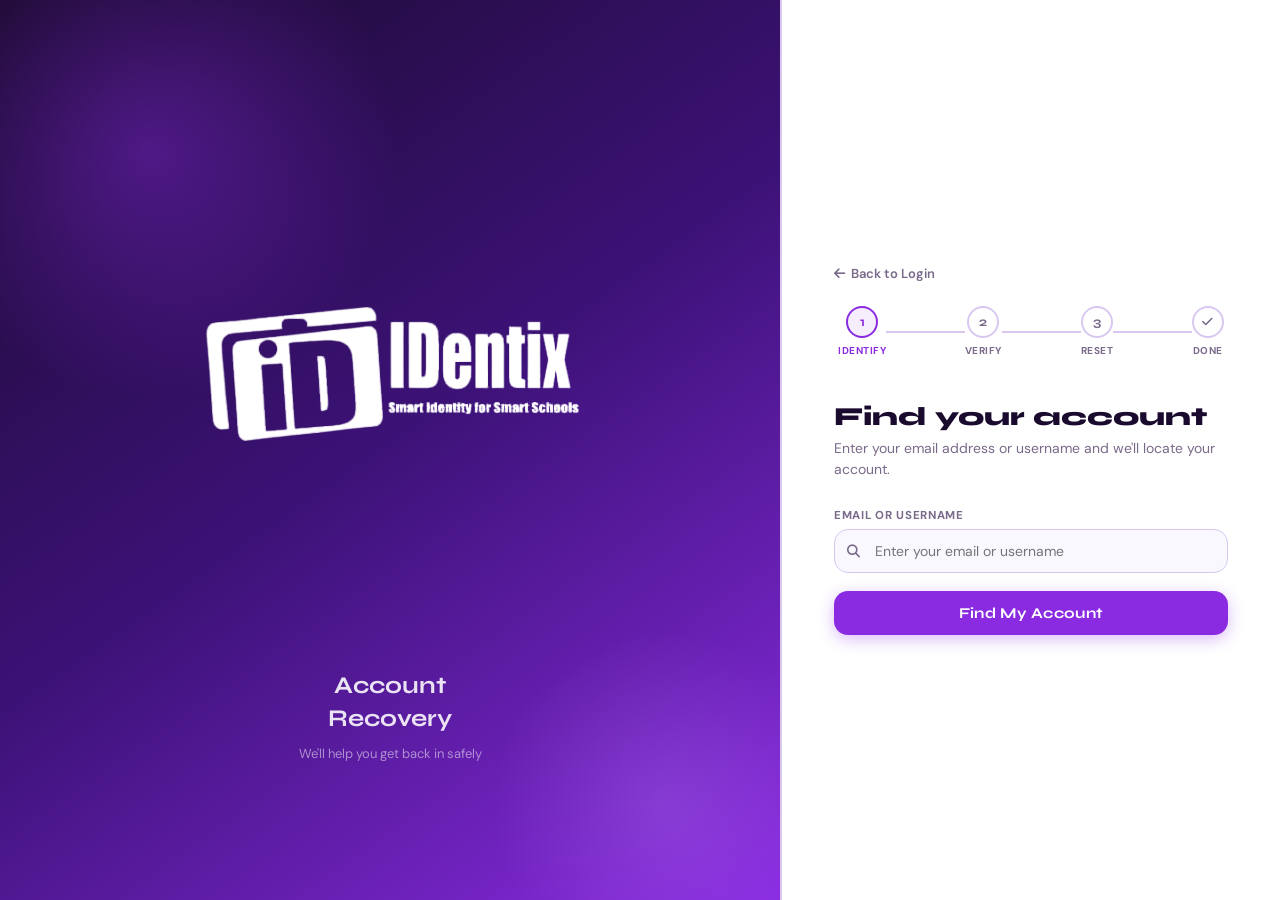
<file: forgot.html>
<!DOCTYPE html>
<html lang="en">
<head>
<meta charset="UTF-8">
<meta name="viewport" content="width=device-width, initial-scale=1.0">
<title>IDentix – Recover Password</title>
<link rel="stylesheet" href="https://cdnjs.cloudflare.com/ajax/libs/font-awesome/6.2.0/css/all.min.css">
<link href="https://fonts.googleapis.com/css2?family=Syne:wght@700;800&family=DM+Sans:wght@400;500;600&display=swap" rel="stylesheet">
<style>

  *, *::before, *::after { box-sizing: border-box; margin: 0; padding: 0; }
  :root {
    --purple:      #8a2be2;
    --purple-dark: #6a0dad;
    --purple-glow: rgba(138,43,226,.32);
    --purple-soft: rgba(138,43,226,.08);
    --text:        #1a0a2e;
    --text-muted:  #7a6a8a;
    --border:      #d8c8f0;
    --error:       #dc2626;
    --error-bg:    #fff5f5;
    --success:     #059669;
    --success-bg:  #f0fdf4;
    --radius:      14px;
  }
  html, body { height: 100%; }
  body {
    font-family: 'DM Sans', sans-serif;
    background: #f8f5ff;
    display: flex;
    align-items: stretch;
    min-height: 100vh;
    overflow-x: hidden;
  }

  .left-panel {
    flex: 1;
    background: linear-gradient(145deg, #1a0a2e 0%, #3d1278 50%, #8a2be2 100%);
    display: flex; flex-direction: column;
    align-items: center; justify-content: center;
    padding: 60px 50px;
    position: relative; overflow: hidden;
  }
  .left-panel::before {
    content: ''; position: absolute;
    width: 500px; height: 500px; border-radius: 50%;
    background: radial-gradient(circle, rgba(138,43,226,.4) 0%, transparent 70%);
    top: -100px; left: -100px;
    animation: float 8s ease-in-out infinite;
  }
  .left-panel::after {
    content: ''; position: absolute;
    width: 350px; height: 350px; border-radius: 50%;
    background: radial-gradient(circle, rgba(200,150,255,.2) 0%, transparent 70%);
    bottom: -80px; right: -60px;
    animation: float 10s ease-in-out infinite reverse;
  }
  @keyframes float {
    0%,100% { transform: translateY(0) scale(1); }
    50%      { transform: translateY(-20px) scale(1.05); }
  }
  .left-logo     { width: 500px; filter: brightness(0) invert(1); margin-bottom: 32px; position: relative; z-index: 2; animation: fadeDown .6s ease both; height: 500px; }
  .left-tagline  { color: rgba(255,255,255,.88); font-family: 'Syne', sans-serif; font-size: 24px; font-weight: 700; text-align: center; line-height: 1.35; position: relative; z-index: 2; animation: fadeDown .7s .1s ease both; }
  .left-sub      { color: rgba(255,255,255,.5); font-size: 13px; text-align: center; margin-top: 10px; position: relative; z-index: 2; animation: fadeDown .7s .2s ease both; }

  @keyframes fadeDown {
    from { opacity: 0; transform: translateY(-16px); }
    to   { opacity: 1; transform: translateY(0); }
  }

  
  .right-panel {
    width: 500px;
    background: #fff;
    display: flex; flex-direction: column;
    align-items: center; justify-content: center;
    padding: 52px 52px;
    border-left: 2px solid var(--border);
    overflow-y: auto;
    animation: slideIn .5s ease both;
  }
  @keyframes slideIn {
    from { opacity: 0; transform: translateX(28px); }
    to   { opacity: 1; transform: translateX(0); }
  }

  .form-heading { font-family: 'Syne', sans-serif; font-size: 26px; font-weight: 800; color: var(--text); margin-bottom: 6px; width: 100%; }
  .form-sub     { font-size: 14px; color: var(--text-muted); margin-bottom: 28px; width: 100%; line-height: 1.5; }

  .form-row { display: flex; gap: 14px; width: 100%; }
  .form-row .form-group { flex: 1; }
  .form-group { width: 100%; margin-bottom: 18px; }

  .form-label { display: block; font-size: 11.5px; font-weight: 700; color: var(--text-muted); text-transform: uppercase; letter-spacing: .7px; margin-bottom: 6px; }

  .input-wrap { position: relative; }
  .input-wrap .icon-left {
    position: absolute; left: 13px; top: 50%;
    transform: translateY(-50%);
    color: var(--text-muted); font-size: 13px;
    pointer-events: none; transition: color .2s; z-index: 1;
  }
  .input-wrap input {
    width: 100%;
    padding: 12px 42px 12px 40px;
    border: 1.5px solid var(--border);
    border-radius: var(--radius);
    font-size: 14px; font-family: 'DM Sans', sans-serif;
    color: var(--text); background: #faf8ff;
    outline: none; transition: border .2s, box-shadow .2s, background .2s;
  }
  .input-wrap input:focus {
    border-color: var(--purple); background: #fff;
    box-shadow: 0 0 0 3px var(--purple-glow);
  }
  .input-wrap input:focus ~ .icon-left { color: var(--purple); }
  .toggle-pw {
    position: absolute; right: 13px; top: 50%;
    transform: translateY(-50%);
    color: var(--text-muted); font-size: 13px; cursor: pointer;
  }
  .toggle-pw:hover { color: var(--purple); }

 
  .form-group.has-error .input-wrap input {
    border-color: var(--error); background: var(--error-bg);
    box-shadow: 0 0 0 3px rgba(220,38,38,.12);
  }
  .form-group.has-error .icon-left { color: var(--error) !important; }
  .error-msg {
    display: none; font-size: 11.5px; color: var(--error);
    margin-top: 5px; padding-left: 2px; font-weight: 500;
    animation: errIn .2s ease;
  }
  .form-group.has-error .error-msg { display: flex; align-items: center; gap: 5px; }
  .error-msg::before { content: '\26A0'; font-size: 11px; }
  @keyframes errIn {
    from { opacity:0; transform: translateY(-4px); }
    to   { opacity:1; transform: translateY(0); }
  }

  .form-group.has-success .input-wrap input {
    border-color: var(--success); background: var(--success-bg);
    box-shadow: 0 0 0 3px rgba(5,150,105,.12);
  }

 
  .btn-primary {
    width: 100%; padding: 13px;
    background: var(--purple); color: #fff;
    border: none; border-radius: var(--radius);
    font-size: 15px; font-weight: 700; font-family: 'Syne', sans-serif;
    cursor: pointer; letter-spacing: .3px;
    transition: background .2s, transform .15s, box-shadow .2s;
    box-shadow: 0 4px 16px var(--purple-glow);
    display: flex; align-items: center; justify-content: center; gap: 8px;
  }
  .btn-primary:hover   { background: var(--purple-dark); transform: translateY(-1px); box-shadow: 0 6px 22px var(--purple-glow); }
  .btn-primary:active  { transform: translateY(0); }
  .spinner { display: none; width: 16px; height: 16px; border: 2px solid rgba(255,255,255,.35); border-top-color: #fff; border-radius: 50%; animation: spin .65s linear infinite; }
  @keyframes spin { to { transform: rotate(360deg); } }
  .btn-primary.loading .btn-text { display: none; }
  .btn-primary.loading .spinner  { display: block; }

  .divider { display: flex; align-items: center; gap: 12px; margin: 20px 0; color: var(--text-muted); font-size: 12px; width: 100%; }
  .divider::before, .divider::after { content: ''; flex: 1; height: 1px; background: var(--border); }

  .small-link { font-size: 13px; color: var(--text-muted); text-align: center; margin-top: 6px; }
  .small-link a { color: var(--purple); font-weight: 700; text-decoration: none; }
  .small-link a:hover { text-decoration: underline; }

 
  .alert { border-radius: 10px; padding: 12px 16px; font-size: 13px; margin-bottom: 18px; display: none; align-items: flex-start; gap: 10px; width: 100%; line-height: 1.5; animation: errIn .3s ease; }
  .alert.show { display: flex; }
  .alert-error   { background: var(--error-bg);   color: var(--error);   border: 1px solid rgba(220,38,38,.25); }
  .alert-success { background: var(--success-bg); color: var(--success); border: 1px solid rgba(5,150,105,.25); }
  .alert i { margin-top: 1px; flex-shrink: 0; }

  
  .pw-strength { margin-top: 6px; }
  .pw-bar      { height: 3px; border-radius: 2px; background: #e5e7eb; overflow: hidden; }
  .pw-bar-fill { height: 100%; border-radius: 2px; width: 0; transition: width .3s, background .3s; }
  .pw-label    { font-size: 11px; margin-top: 4px; color: var(--text-muted); font-weight: 600; }

  
  .back-link { display: inline-flex; align-items: center; gap: 6px; font-size: 13px; color: var(--text-muted); text-decoration: none; margin-bottom: 24px; font-weight: 600; transition: color .2s; width: 100%; }
  .back-link:hover { color: var(--purple); }

  @media (max-width: 900px) {
    .left-panel  { display: none; }
    .right-panel { width: 100%; border-left: none; padding: 36px 24px; }
    .form-row    { flex-direction: column; gap: 0; }
  }


 
  .steps-bar {
    display: flex; align-items: center; width: 100%;
    margin-bottom: 32px; gap: 0;
  }
  .step-dot {
    width: 32px; height: 32px; border-radius: 50%;
    display: flex; align-items: center; justify-content: center;
    font-size: 13px; font-weight: 700; font-family: 'Syne', sans-serif;
    border: 2px solid var(--border); color: var(--text-muted);
    background: #fff; flex-shrink: 0; transition: all .3s; position: relative; z-index: 1;
  }
  .step-dot.active   { border-color: var(--purple); color: var(--purple); background: var(--purple-soft); }
  .step-dot.done     { border-color: var(--purple); background: var(--purple); color: #fff; }
  .step-line { flex: 1; height: 2px; background: var(--border); transition: background .3s; }
  .step-line.done { background: var(--purple); }
  .step-label {
    position: absolute; top: 38px; left: 50%; transform: translateX(-50%);
    font-size: 10px; font-weight: 600; color: var(--text-muted);
    white-space: nowrap; letter-spacing: .4px;
  }
  .step-dot.active .step-label, .step-dot.done .step-label { color: var(--purple); }

 
  .steps-outer { width: 100%; margin-bottom: 44px; }
  .steps-inner { display: flex; align-items: center; padding: 0 4px; }
  .step-item   { display: flex; flex-direction: column; align-items: center; }
  .step-lbl    { font-size: 10px; font-weight: 700; margin-top: 6px; color: var(--text-muted); white-space: nowrap; letter-spacing: .5px; text-transform: uppercase; transition: color .3s; }
  .step-item.active .step-lbl, .step-item.done .step-lbl { color: var(--purple); }

  
  .step-panel { display: none; width: 100%; animation: fadeIn .3s ease; }
  .step-panel.active { display: block; }
  @keyframes fadeIn { from { opacity:0; transform:translateY(8px); } to { opacity:1; transform:translateY(0); } }

  
  .q-card {
    border: 1.5px solid var(--border); border-radius: 12px;
    padding: 16px 18px; margin-bottom: 14px;
    cursor: pointer; transition: all .2s; background: #faf8ff;
  }
  .q-card:hover  { border-color: var(--purple); background: var(--purple-soft); }
  .q-card.chosen { border-color: var(--purple); background: var(--purple-soft); }
  .q-card p { font-size: 13px; font-weight: 600; color: var(--text); margin-bottom: 8px; }
  .q-card input {
    width: 100%; border: 1.5px solid var(--border); border-radius: 8px;
    padding: 9px 12px; font-size: 13px; font-family: 'DM Sans', sans-serif;
    color: var(--text); background: #fff; outline: none;
    transition: border .2s;
  }
  .q-card input:focus { border-color: var(--purple); box-shadow: 0 0 0 2px var(--purple-glow); }
  .q-card.has-error input { border-color: var(--error); background: var(--error-bg); }
  .q-card .q-err { display: none; font-size: 11px; color: var(--error); margin-top: 5px; font-weight: 600; }
  .q-card.has-error .q-err { display: block; }

 
  .pw-match-ok  { font-size: 11.5px; color: var(--success); margin-top: 5px; font-weight: 600; display: none; }
  .pw-match-ok.show { display: flex; align-items: center; gap: 5px; }
  .pw-match-ok::before { content: '✓'; }

  
  .success-icon {
    width: 72px; height: 72px; border-radius: 50%;
    background: linear-gradient(135deg, #6a0dad, #8a2be2);
    display: flex; align-items: center; justify-content: center;
    margin: 0 auto 20px; font-size: 28px; color: #fff;
    box-shadow: 0 8px 24px var(--purple-glow);
    animation: popIn .5s cubic-bezier(.175,.885,.32,1.275) both;
  }
  @keyframes popIn {
    from { transform: scale(0); opacity:0; }
    to   { transform: scale(1); opacity:1; }
  }
  .success-heading { font-family: 'Syne', sans-serif; font-size: 22px; font-weight: 800; color: var(--text); text-align: center; margin-bottom: 8px; }
  .success-sub     { font-size: 14px; color: var(--text-muted); text-align: center; line-height: 1.6; margin-bottom: 28px; }

  .method-tabs { display: flex; gap: 10px; width: 100%; margin-bottom: 22px; }
  .method-tab {
    flex: 1; padding: 12px 10px; border: 1.5px solid var(--border);
    border-radius: 10px; background: #faf8ff; cursor: pointer;
    text-align: center; transition: all .2s;
  }
  .method-tab:hover  { border-color: var(--purple); background: var(--purple-soft); }
  .method-tab.active { border-color: var(--purple); background: var(--purple-soft); }
  .method-tab i      { display: block; font-size: 20px; color: var(--purple); margin-bottom: 6px; }
  .method-tab span   { font-size: 12px; font-weight: 700; color: var(--text); }
  .method-tab small  { display: block; font-size: 10.5px; color: var(--text-muted); margin-top: 2px; }

  .method-section { display: none; width: 100%; }
  .method-section.active { display: block; animation: fadeIn .25s ease; }
</style>
</head>
<body>

<div class="left-panel">
  <img class="left-logo" src="./images/IMG-20260421-WA0116-removebg-preview.png" alt="Identix Logo">
  <div class="left-tagline">Account<br>Recovery</div>
  <div class="left-sub">We'll help you get back in safely</div>
</div>

<div class="right-panel">
  <a href="login.html" class="back-link"><i class="fa-solid fa-arrow-left"></i> Back to Login</a>

 
  <div class="steps-outer">
    <div class="steps-inner">
      <div class="step-item active" id="si-1">
        <div class="step-dot active" id="sd-1">1</div>
        <div class="step-lbl">Identify</div>
      </div>
      <div class="step-line" id="sl-1"></div>
      <div class="step-item" id="si-2">
        <div class="step-dot" id="sd-2">2</div>
        <div class="step-lbl">Verify</div>
      </div>
      <div class="step-line" id="sl-2"></div>
      <div class="step-item" id="si-3">
        <div class="step-dot" id="sd-3">3</div>
        <div class="step-lbl">Reset</div>
      </div>
      <div class="step-line" id="sl-3"></div>
      <div class="step-item" id="si-4">
        <div class="step-dot" id="sd-4"><i class="fa-solid fa-check" style="font-size:12px;"></i></div>
        <div class="step-lbl">Done</div>
      </div>
    </div>
  </div>

 
  <div class="step-panel active" id="step-1">
    <div class="form-heading">Find your account</div>
    <div class="form-sub">Enter your email address or username and we'll locate your account.</div>

    <div id="s1-alert" class="alert alert-error">
      <i class="fa-solid fa-circle-exclamation"></i>
      <span class="alert-msg"></span>
    </div>

    <div class="form-group" id="fg-find">
      <label class="form-label">Email or Username</label>
      <div class="input-wrap">
        <i class="fa-solid fa-magnifying-glass icon-left"></i>
        <input type="text" id="f-find" placeholder="Enter your email or username">
      </div>
      <div class="error-msg" id="err-find"></div>
    </div>

    <button class="btn-primary" id="find-btn" onclick="handleFind()">
      <span class="btn-text">Find My Account</span>
      <div class="spinner"></div>
    </button>
  </div>

 
  <div class="step-panel" id="step-2">
    <div class="form-heading">Verify your identity</div>
    <div class="form-sub">Choose how you want to recover your account.</div>

    <div class="method-tabs">
      <div class="method-tab active" id="mt-questions" onclick="switchMethod('questions')">
        <i class="fa-solid fa-shield-halved"></i>
        <span>Security Questions</span>
        <small>Answer questions</small>
      </div>
      <div class="method-tab" id="mt-email" onclick="switchMethod('email')">
        <i class="fa-solid fa-envelope"></i>
        <span>Email Hint</span>
        <small>View email hint</small>
      </div>
    </div>

   
    <div class="method-section active" id="ms-questions">
      <div id="s2q-alert" class="alert alert-error">
        <i class="fa-solid fa-circle-exclamation"></i>
        <span class="alert-msg"></span>
      </div>

      <div class="q-card" id="qc-1">
        <p><i class="fa-solid fa-city" style="color:var(--purple);margin-right:6px;"></i>What city were you born in?</p>
        <input type="text" id="qa-1" placeholder="Your answer" oninput="clearQErr(1)">
        <div class="q-err" id="qe-1">Please provide an answer to this question.</div>
      </div>

      <div class="q-card" id="qc-2">
        <p><i class="fa-solid fa-school" style="color:var(--purple);margin-right:6px;"></i>What was the name of your first school?</p>
        <input type="text" id="qa-2" placeholder="Your answer" oninput="clearQErr(2)">
        <div class="q-err" id="qe-2">Please provide an answer to this question.</div>
      </div>

      <div class="q-card" id="qc-3">
        <p><i class="fa-solid fa-paw" style="color:var(--purple);margin-right:6px;"></i>What was your first pet's name?</p>
        <input type="text" id="qa-3" placeholder="Your answer" oninput="clearQErr(3)">
        <div class="q-err" id="qe-3">Please provide an answer to this question.</div>
      </div>

      <button class="btn-primary" style="margin-top:6px;" onclick="handleVerifyQuestions()">
        <span class="btn-text">Verify Answers</span>
        <div class="spinner"></div>
      </button>

      <p style="font-size:11.5px;color:var(--text-muted);margin-top:12px;line-height:1.6;">
        <i class="fa-solid fa-circle-info" style="margin-right:4px;"></i>
        Since this is a local account, any answers you provide will be accepted for recovery.
        When connected to a real backend, answers will be verified against saved records.
      </p>
    </div>

    
    <div class="method-section" id="ms-email">
      <div id="email-hint-box" style="background:var(--purple-soft);border:1.5px solid var(--border);border-radius:12px;padding:18px 20px;margin-bottom:20px;">
        <p style="font-size:12px;color:var(--text-muted);font-weight:600;margin-bottom:4px;">ACCOUNT EMAIL</p>
        <p style="font-size:16px;font-weight:700;color:var(--text);" id="email-hint-display">—</p>
        <p style="font-size:12px;color:var(--text-muted);margin-top:8px;line-height:1.5;">
          This is the email associated with your account. 
          In production, a reset link would be sent here automatically.
        </p>
      </div>
      <button class="btn-primary" onclick="goToStep3()">
        <span class="btn-text"><i class="fa-solid fa-arrow-right" style="margin-right:6px;"></i>Continue to Reset Password</span>
        <div class="spinner"></div>
      </button>
    </div>
  </div>

  
  <div class="step-panel" id="step-3">
    <div class="form-heading">Set new password</div>
    <div class="form-sub">Choose a strong new password for your account.</div>

    <div class="form-group" id="fg-np">
      <label class="form-label">New Password</label>
      <div class="input-wrap">
        <i class="fa-solid fa-lock icon-left"></i>
        <input type="password" id="f-np" placeholder="Create a new password" autocomplete="new-password" oninput="checkStrength(this.value); checkMatch();">
        <i class="toggle-pw fa-solid fa-eye" onclick="togglePw('f-np', this)"></i>
      </div>
      <div class="pw-strength">
        <div class="pw-bar"><div class="pw-bar-fill" id="pw-bar-fill"></div></div>
        <div class="pw-label" id="pw-label">Enter a password</div>
      </div>
      <div class="error-msg" id="err-np"></div>
    </div>

    <div class="form-group" id="fg-cp">
      <label class="form-label">Confirm New Password</label>
      <div class="input-wrap">
        <i class="fa-solid fa-shield-halved icon-left"></i>
        <input type="password" id="f-cp" placeholder="Re-enter your new password" autocomplete="new-password" oninput="checkMatch()">
        <i class="toggle-pw fa-solid fa-eye" onclick="togglePw('f-cp', this)"></i>
      </div>
      <div class="pw-match-ok" id="pw-match-ok">Passwords match</div>
      <div class="error-msg" id="err-cp"></div>
    </div>

    <button class="btn-primary" onclick="handleReset()">
      <span class="btn-text">Reset Password</span>
      <div class="spinner"></div>
    </button>
  </div>

  
  <div class="step-panel" id="step-4">
    <div class="success-icon"><i class="fa-solid fa-check"></i></div>
    <div class="success-heading">Password Reset!</div>
    <div class="success-sub">
      Your password has been updated successfully.<br>
      You can now log in with your new password.
    </div>
    <button class="btn-primary" onclick="window.location.href='login.html'">
      <span class="btn-text"><i class="fa-solid fa-right-to-bracket" style="margin-right:6px;"></i>Go to Login</span>
      <div class="spinner"></div>
    </button>
  </div>

</div>

<script>


function getUsers()      { return JSON.parse(localStorage.getItem('identix_users') || '{}'); }
function saveUsers(u)    { localStorage.setItem('identix_users', JSON.stringify(u)); }

function clearError(id) {
  const fg = document.getElementById('fg-' + id);
  if (fg) { fg.classList.remove('has-error'); fg.classList.remove('has-success'); }
}
function setError(id, msg) {
  const fg  = document.getElementById('fg-' + id);
  const err = document.getElementById('err-' + id);
  if (fg)  { fg.classList.remove('has-success'); fg.classList.add('has-error'); }
  if (err) err.textContent = msg;
}
function setSuccess(id) {
  const fg = document.getElementById('fg-' + id);
  if (fg) { fg.classList.remove('has-error'); fg.classList.add('has-success'); }
}
function showAlert(id, type, msg) {
  const el = document.getElementById(id);
  if (!el) return;
  el.className = 'alert alert-' + type + ' show';
  el.querySelector('.alert-msg').textContent = msg;
}
function hideAlert(id) {
  const el = document.getElementById(id);
  if (el) el.classList.remove('show');
}
function togglePw(inputId, icon) {
  const inp = document.getElementById(inputId);
  inp.type = inp.type === 'password' ? 'text' : 'password';
  icon.classList.toggle('fa-eye');
  icon.classList.toggle('fa-eye-slash');
}


let recoveredUser = null;
let currentStep   = 1;


function goToStep(n) {
  
  document.querySelectorAll('.step-panel').forEach(p => p.classList.remove('active'));
  document.getElementById('step-' + n).classList.add('active');

  
  for (let i = 1; i <= 4; i++) {
    const dot  = document.getElementById('sd-' + i);
    const item = document.getElementById('si-' + i);
    if (!dot) continue;
    dot.classList.remove('active','done');
    item.classList.remove('active','done');
    if (i < n)       { dot.classList.add('done');   item.classList.add('done');   }
    else if (i === n) { dot.classList.add('active'); item.classList.add('active'); }
  
    if (i <= 3) {
      const line = document.getElementById('sl-' + i);
      if (line) line.classList.toggle('done', i < n);
    }
  }
  currentStep = n;
}


function switchMethod(m) {
  document.getElementById('mt-questions').classList.toggle('active', m === 'questions');
  document.getElementById('mt-email').classList.toggle('active', m === 'email');
  document.getElementById('ms-questions').classList.toggle('active', m === 'questions');
  document.getElementById('ms-email').classList.toggle('active', m === 'email');
}


document.getElementById('f-find').addEventListener('input', () => {
  clearError('find'); hideAlert('s1-alert');
});
document.getElementById('f-find').addEventListener('keydown', e => {
  if (e.key === 'Enter') handleFind();
});

async function handleFind() {
  const val = document.getElementById('f-find').value.trim();
  if (!val) { setError('find', 'Please enter your email or username.'); return; }

  const btn = document.getElementById('find-btn');
  btn.classList.add('loading');
  await new Promise(r => setTimeout(r, 700));
  btn.classList.remove('loading');

  const users = getUsers();
  const all   = Object.values(users);

 
  const user = all.find(u =>
    (u.username && u.username.toLowerCase() === val.toLowerCase()) ||
    (u.email    && u.email.toLowerCase()    === val.toLowerCase())
  );

  if (!user) {
    showAlert('s1-alert', 'error', 'No account found with that email or username. Please check and try again.');
    setError('find', 'Account not found.');
    return;
  }

  recoveredUser = user;
 
  const email = user.email || '';
  const [local, domain] = email.split('@');
  const masked = local.slice(0,2) + '***@' + domain;
  document.getElementById('email-hint-display').textContent = masked;

  goToStep(2);
}


function clearQErr(n) {
  document.getElementById('qc-' + n).classList.remove('has-error');
}

async function handleVerifyQuestions() {
  let valid = true;
  [1,2,3].forEach(n => {
    const val = document.getElementById('qa-' + n).value.trim();
    if (!val) { document.getElementById('qc-' + n).classList.add('has-error'); valid = false; }
  });
  if (!valid) { showAlert('s2q-alert','error','Please answer all three questions to continue.'); return; }

  
  hideAlert('s2q-alert');

 
  goToStep3();
}

function goToStep3() { goToStep(3); }


function checkStrength(val) {
  const fill  = document.getElementById('pw-bar-fill');
  const label = document.getElementById('pw-label');
  if (!fill) return;
  let score = 0;
  if (val.length >= 8)          score++;
  if (/[A-Z]/.test(val))        score++;
  if (/[0-9]/.test(val))        score++;
  if (/[^A-Za-z0-9]/.test(val)) score++;
  const levels = [
    { pct:'0%',   color:'#e5e7eb', text:'Enter a password' },
    { pct:'25%',  color:'#ef4444', text:'Weak' },
    { pct:'50%',  color:'#f59e0b', text:'Fair' },
    { pct:'75%',  color:'#3b82f6', text:'Good' },
    { pct:'100%', color:'#10b981', text:'Strong ✓' },
  ];
  const lvl = val.length === 0 ? levels[0] : (levels[score] || levels[1]);
  fill.style.width      = lvl.pct;
  fill.style.background = lvl.color;
  label.textContent     = lvl.text;
  label.style.color     = lvl.color === '#e5e7eb' ? 'var(--text-muted)' : lvl.color;
}

function checkMatch() {
  const np = document.getElementById('f-np').value;
  const cp = document.getElementById('f-cp').value;
  const ok = document.getElementById('pw-match-ok');
  if (cp && np === cp) { ok.classList.add('show'); clearError('cp'); }
  else                 { ok.classList.remove('show'); }
}

async function handleReset() {
  let valid = true;
  const np = document.getElementById('f-np').value;
  const cp = document.getElementById('f-cp').value;
  clearError('np'); clearError('cp');

  if (!np || np.length < 6) { setError('np', 'Password must be at least 6 characters.'); valid = false; }
  if (!cp)                   { setError('cp', 'Please confirm your new password.');        valid = false; }
  else if (np !== cp)        { setError('cp', 'Passwords do not match.');                  valid = false; }
  if (!valid) return;

 
  // Save new password to localStorage
  const users = getUsers();
  const key   = Object.keys(users).find(k =>
    users[k].username && users[k].username.toLowerCase() === recoveredUser.username.toLowerCase()
  );
  if (key) {
    users[key].password = np;
    saveUsers(users);
  }

  goToStep(4);
}
</script>
</body>
</html>
</file>
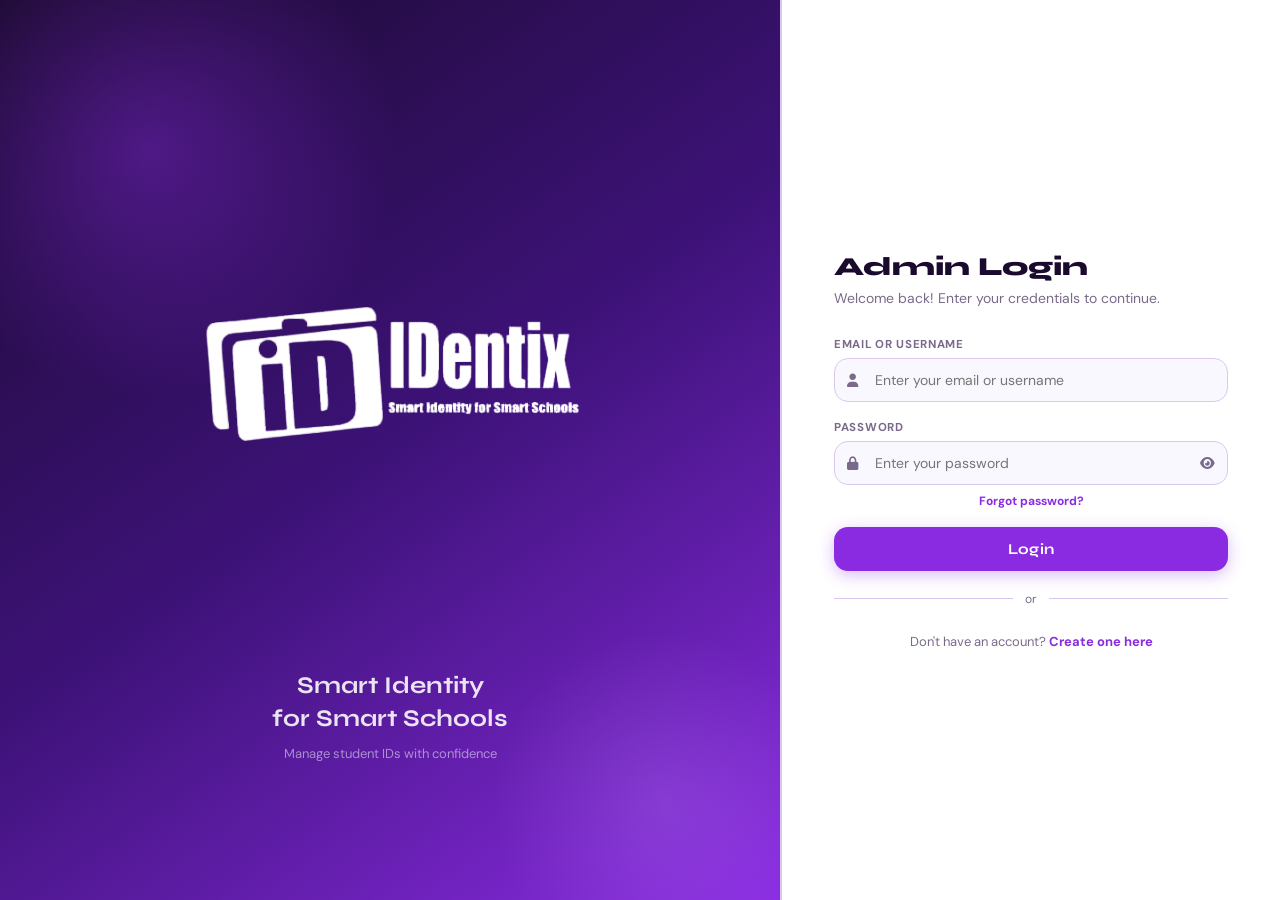
<file: generate.html>
<<!DOCTYPE html>
<html lang="en">
<head>
<meta charset="UTF-8">
<meta name="viewport" content="width=device-width, initial-scale=1.0">
<title>IDentix – Generate ID Cards</title>
<link rel="stylesheet" href="https://cdnjs.cloudflare.com/ajax/libs/font-awesome/6.2.0/css/all.min.css">

<style>

  :root {
    --purple:       #8a2be2;
    --purple-light: #ede9fe;
    --purple-mid:   #9d4edd;
    --sidebar-bg:   #ffffff;
    --sidebar-border: #8a2be2;
    --sidebar-w:    220px;
    --topbar-h:     60px;
    --text:         #1a1033;
    --text-muted:   #6b7280;
    --border:       #e5e7eb;
    --bg:           #f4f3ff;
    --card-bg:      #ffffff;
    --green:        #10b981;
    --red:          #ef4444;
    --amber:        #f59e0b;
    --blue:         #3b82f6;
    --radius:       12px;
    --shadow:       0 1px 3px rgba(0,0,0,.08);
  }
  *, *::before, *::after { box-sizing: border-box; margin: 0; padding: 0; }
  body { font-family: 'Segoe UI', system-ui, sans-serif; background: var(--bg); color: var(--text); min-height: 100vh; display: flex; }

  
  #sidebar { width: var(--sidebar-w); background: var(--sidebar-bg); border-right: 2px solid var(--sidebar-border); height: 100vh; position: fixed; top:0; left:0; display:flex; flex-direction:column; z-index:200; transition: transform .3s ease; overflow-y:auto; box-shadow: 2px 0 12px rgba(138,43,226,0.10); }
  .sidebar-logo { padding: 16px; border-bottom: 1.5px solid rgba(138,43,226,.18); display:flex; align-items:center; justify-content:center; background:#fff; }
  .sidebar-logo img { width: 140px; height:auto; object-fit:contain; display:block; }
  .sidebar-section { padding: 16px 12px 4px; font-size:10px; font-weight:700; letter-spacing:1.2px; color:var(--purple); text-transform:uppercase; }
  .nav-item { display:flex; align-items:center; gap:10px; padding:10px 16px; color:#444; font-size:13px; border-radius:8px; margin:2px 8px; cursor:pointer; text-decoration:none; transition:all .2s; font-weight:500; }
  .nav-item:hover { background: rgba(138,43,226,.08); color: var(--purple); }
  .nav-item.active { background: var(--purple); color: #fff; }
  .nav-item i { width:16px; text-align:center; font-size:13px; }
  .badge-count { margin-left:auto; background:var(--red); color:#fff; font-size:10px; font-weight:700; padding:2px 6px; border-radius:20px; min-width:18px; text-align:center; }
  .sidebar-footer { margin-top:auto; padding:12px; border-top:1.5px solid rgba(138,43,226,.18); background:#fff; }
  .admin-row { display:flex; align-items:center; gap:10px; padding:8px; border-radius:8px; cursor:pointer; text-decoration:none; }
  .admin-row:hover { background: rgba(138,43,226,.07); }
  .avatar { width:34px; height:34px; border-radius:50%; background:var(--purple); display:flex; align-items:center; justify-content:center; color:#fff; font-size:12px; font-weight:700; flex-shrink:0; }
  .admin-name { color:var(--text); font-size:12px; font-weight:700; }
  .admin-role { color:var(--text-muted); font-size:10px; }
  .logout-btn { display:flex; align-items:center; gap:8px; padding:8px 10px; color:#888; font-size:12px; cursor:pointer; border-radius:8px; margin-top:4px; font-weight:600; transition:all .2s; }
  .logout-btn:hover { background: rgba(255,0,0,.08); color:#f87171; }

  #overlay { display:none; position:fixed; inset:0; background:rgba(0,0,0,.5); z-index:199; }
  #main { margin-left: var(--sidebar-w); flex:1; display:flex; flex-direction:column; min-height:100vh; transition:margin .3s ease; }

 
  #topbar { height:var(--topbar-h); background:var(--card-bg); border-bottom:1px solid var(--border); display:flex; align-items:center; padding:0 24px; gap:16px; position:sticky; top:0; z-index:100; }
  #menu-toggle { display:none; background:none; border:none; font-size:18px; color:var(--text); cursor:pointer; padding:4px; }
  .topbar-title { font-size:17px; font-weight:700; flex-shrink:0; }
  .topbar-right { margin-left:auto; display:flex; align-items:center; gap:14px; }
  .notif-btn { position:relative; background:none; border:none; cursor:pointer; font-size:16px; color:var(--text-muted); padding:6px; }
  .notif-dot { position:absolute; top:3px; right:3px; width:8px; height:8px; border-radius:50%; background:var(--red); border:2px solid #fff; }
  .bell-count {
    position: absolute; top: 0px; right: 0px;
    background: var(--red); color: #fff;
    font-size: 9px; font-weight: 700;
    min-width: 16px; height: 16px;
    border-radius: 20px; padding: 0 4px;
    display: flex; align-items: center; justify-content: center;
    border: 2px solid #fff;
    opacity: 0; transform: scale(0.6);
    transition: opacity 0.2s ease, transform 0.2s ease;
  }
  .bell-count.visible { opacity: 1; transform: scale(1); }
  .topbar-user { display:flex; align-items:center; gap:8px; cursor:pointer; padding:4px 8px; border-radius:8px; text-decoration:none; }
  .topbar-user:hover { background:var(--bg); }
  .topbar-user .avatar { width:30px; height:30px; font-size:11px; }
  .topbar-user .uname { font-size:13px; font-weight:600; color:var(--text); }
  .topbar-user .urole { font-size:10px; color:var(--text-muted); }

  
  #content { padding:24px; flex:1; }
  .page-header { margin-bottom:20px; display:flex; align-items:flex-start; justify-content:space-between; flex-wrap:wrap; gap:12px; }
  .page-title { font-size:20px; font-weight:700; }
  .page-sub { font-size:13px; color:var(--text-muted); margin-top:3px; }

  
  .card { background:var(--card-bg); border-radius:var(--radius); box-shadow:var(--shadow); padding:20px; }
  .card-header { display:flex; align-items:center; justify-content:space-between; margin-bottom:16px; }
  .card-title { font-size:14px; font-weight:700; }

  
  .table-wrap { overflow-x:auto; }
  .data-table { width:100%; border-collapse:collapse; font-size:12px; }
  .data-table th { text-align:left; padding:9px 12px; font-size:11px; font-weight:700; color:var(--text-muted); text-transform:uppercase; letter-spacing:.5px; border-bottom:2px solid var(--border); white-space:nowrap; }
  .data-table td { padding:11px 12px; border-bottom:1px solid var(--border); vertical-align:middle; }
  .data-table tr:last-child td { border-bottom:none; }
  .data-table tbody tr:hover td { background:var(--bg); }
  .stud-av { width:30px; height:30px; border-radius:50%; background:var(--purple-light); color:var(--purple); font-size:10px; font-weight:700; display:flex; align-items:center; justify-content:center; flex-shrink:0; }
  .stud-row { display:flex; align-items:center; gap:8px; }
  .stud-name { font-weight:600; font-size:12px; }
  .stud-sub { font-size:10px; color:var(--text-muted); }

  
  .pill { padding:3px 10px; border-radius:20px; font-size:10px; font-weight:700; white-space:nowrap; display:inline-block; }
  .pill-green  { background:#d1fae5; color:#065f46; }
  .pill-purple { background:var(--purple-light); color:var(--purple); }
  .pill-amber  { background:#fef3c7; color:#92400e; }
  .pill-blue   { background:#dbeafe; color:#1e40af; }
  .pill-red    { background:#fee2e2; color:#991b1b; }
  .pill-gray   { background:#f3f4f6; color:#374151; }

 
  .btn { display:inline-flex; align-items:center; gap:6px; padding:8px 16px; border-radius:8px; font-size:13px; font-weight:600; cursor:pointer; border:none; transition:all .2s; text-decoration:none; }
  .btn-primary { background:var(--purple); color:#fff; box-shadow:0 2px 8px rgba(138,43,226,.25); }
  .btn-primary:hover { background:#6a0dad; transform:translateY(-1px); }
  .btn-outline { background:transparent; color:var(--purple); border:1.5px solid var(--purple); }
  .btn-outline:hover { background:var(--purple-light); }
  .btn-sm { padding:5px 11px; font-size:11px; }
  .btn-danger { background:#fee2e2; color:var(--red); }
  .btn-danger:hover { background:#fecaca; }
  .btn-green { background:#d1fae5; color:#065f46; }
  .btn-green:hover { background:#a7f3d0; }

 
  .toolbar { display:flex; align-items:center; gap:10px; flex-wrap:wrap; margin-bottom:16px; }
  .search-wrap { position:relative; flex:1; min-width:200px; }
  .search-wrap i { position:absolute; left:10px; top:50%; transform:translateY(-50%); color:var(--text-muted); font-size:12px; }
  .search-wrap input { width:100%; padding:8px 12px 8px 32px; border:1.5px solid var(--border); border-radius:8px; font-size:13px; color:var(--text); background:var(--card-bg); outline:none; transition:border .2s; }
  .search-wrap input:focus { border-color:var(--purple); }
  .filter-select { padding:8px 12px; border:1.5px solid var(--border); border-radius:8px; font-size:13px; color:var(--text); background:var(--card-bg); outline:none; cursor:pointer; }
  .filter-select:focus { border-color:var(--purple); }

 
  .empty-state { text-align:center; padding:56px 20px; color:var(--text-muted); }
  .empty-state i { font-size:48px; margin-bottom:16px; opacity:.2; display:block; }
  .empty-state h3 { font-size:16px; font-weight:700; margin-bottom:6px; color:var(--text); opacity:.5; }
  .empty-state p { font-size:13px; max-width:340px; margin:0 auto; line-height:1.6; }

  
  .api-hint { background:#f0ebff; border:1px dashed var(--purple); border-radius:8px; padding:10px 14px; font-size:11px; color:var(--purple); margin-top:14px; line-height:1.7; }
  .api-hint strong { display:block; margin-bottom:3px; font-size:12px; }

 
  .mini-stats { display:grid; grid-template-columns:repeat(auto-fit,minmax(140px,1fr)); gap:12px; margin-bottom:20px; }
  .mini-stat { background:var(--card-bg); border-radius:var(--radius); padding:14px 16px; box-shadow:var(--shadow); display:flex; align-items:center; gap:12px; }
  .mini-icon { width:38px; height:38px; border-radius:9px; display:flex; align-items:center; justify-content:center; font-size:15px; flex-shrink:0; }
  .mi-purple { background:var(--purple-light); color:var(--purple); }
  .mi-green  { background:#d1fae5; color:var(--green); }
  .mi-amber  { background:#fef3c7; color:var(--amber); }
  .mi-blue   { background:#dbeafe; color:var(--blue); }
  .mi-red    { background:#fee2e2; color:var(--red); }
  .mini-num   { font-size:22px; font-weight:700; line-height:1; }
  .mini-label { font-size:11px; color:var(--text-muted); margin-top:2px; }

  
  .dot-btn { background:none; border:none; cursor:pointer; color:var(--text-muted); font-size:14px; padding:2px 6px; border-radius:4px; }
  .dot-btn:hover { background:var(--bg); color:var(--text); }

 
  .cb { width:14px; height:14px; accent-color:var(--purple); cursor:pointer; }

 
  .pagination { display:flex; align-items:center; gap:4px; justify-content:flex-end; margin-top:14px; }
  .pg-btn { width:30px; height:30px; border:1.5px solid var(--border); border-radius:6px; background:var(--card-bg); display:flex; align-items:center; justify-content:center; cursor:pointer; font-size:12px; font-weight:600; color:var(--text-muted); transition:all .2s; }
  .pg-btn:hover { border-color:var(--purple); color:var(--purple); }
  .pg-btn.active { background:var(--purple); color:#fff; border-color:var(--purple); }

  
  body.theme-dark { --bg:#0f0f1a; --card-bg:#1a1a2e; --text:#e8e8f0; --text-muted:#9090b0; --border:#2a2a45; --shadow:0 1px 3px rgba(0,0,0,.4); --purple-light:rgba(138,43,226,0.18); --sidebar-bg:#12122a; }
  body.theme-dark #topbar { background:#1a1a2e; border-color:#2a2a45; }
  body.theme-dark .card, body.theme-dark .mini-stat { background:#1a1a2e; }
  body.theme-dark .nav-item { color:#aaaacc; }
  body.theme-dark .nav-item:hover { background:rgba(138,43,226,0.15); color:#c8b8ff; }
  body.theme-dark .admin-name { color:#e8e8f0; }
  body.theme-dark .logout-btn { color:#9090b0; }
  body.theme-dark .search-wrap input, body.theme-dark .filter-select { background:#12122a; border-color:#2a2a45; color:#e8e8f0; }
  body.theme-dark .data-table tbody tr:hover td { background:#12122a; }
  body.theme-dark .pg-btn { background:#1a1a2e; border-color:#2a2a45; }
  body.theme-purple { --bg:#1e0a3c; --card-bg:#2d1254; --text:#f0e8ff; --text-muted:#b89fd4; --border:#4a2080; --shadow:0 1px 4px rgba(0,0,0,.35); --purple-light:rgba(180,120,255,0.2); --sidebar-bg:#1a082e; --sidebar-border:#c084fc; }
  body.theme-purple #topbar { background:#2d1254; border-color:#4a2080; }
  body.theme-purple .card, body.theme-purple .mini-stat { background:#2d1254; }
  body.theme-purple .nav-item { color:#c8aef0; }
  body.theme-purple .nav-item:hover { background:rgba(192,132,252,0.15); color:#f0e8ff; }
  body.theme-purple .admin-name, body.theme-purple .topbar-user .uname { color:#f0e8ff; }
  body.theme-purple .search-wrap input, body.theme-purple .filter-select { background:#1a082e; border-color:#4a2080; color:#f0e8ff; }
  body.theme-purple .data-table tbody tr:hover td { background:#1a082e; }
  body.theme-purple .pg-btn { background:#2d1254; border-color:#4a2080; }

  .theme-btn { background:none; border:1px solid var(--border); color:var(--text-muted); padding:6px 10px; border-radius:8px; cursor:pointer; font-size:13px; display:flex; align-items:center; gap:6px; transition:all .2s; white-space:nowrap; }
  .theme-btn:hover { border-color:var(--purple); color:var(--purple); }
  .theme-dropdown-wrap { position:relative; }
  .theme-dropdown { display:none; position:absolute; top:calc(100% + 8px); right:0; background:var(--card-bg); border:1px solid var(--border); border-radius:10px; box-shadow:0 8px 24px rgba(0,0,0,.15); padding:6px; min-width:160px; z-index:500; }
  .theme-dropdown.open { display:block; }
  .theme-option { display:flex; align-items:center; gap:10px; padding:8px 12px; border-radius:7px; cursor:pointer; font-size:13px; font-weight:500; color:var(--text); transition:background .15s; }
  .theme-option:hover { background:var(--purple-light); color:var(--purple); }
  .theme-option.active { background:var(--purple-light); color:var(--purple); font-weight:700; }
  .theme-swatch { width:14px; height:14px; border-radius:50%; flex-shrink:0; border:1.5px solid rgba(0,0,0,.1); }

  
  .progress-wrap { background: var(--border); border-radius: 20px; height: 8px; overflow: hidden; margin: 10px 0; }
  .progress-bar  { height: 100%; border-radius: 20px; background: linear-gradient(90deg, var(--purple), #c084fc); transition: width .4s ease; width: 0%; }

  
  .pdf-card-tile {
    background: var(--card-bg);
    border: 1.5px solid var(--border);
    border-radius: var(--radius);
    padding: 16px 18px;
    display: flex; align-items: center; gap: 14px;
    box-shadow: var(--shadow);
    min-width: 280px; max-width: 340px;
    flex-shrink: 0;
  }
  .pdf-card-icon {
    width: 44px; height: 44px; border-radius: 10px;
    background: var(--purple-light); color: var(--purple);
    display: flex; align-items: center; justify-content: center;
    font-size: 20px; flex-shrink: 0;
  }
  .pdf-card-info { flex: 1; min-width: 0; }
  .pdf-card-name { font-size: 13px; font-weight: 700; white-space: nowrap; overflow: hidden; text-overflow: ellipsis; }
  .pdf-card-sub  { font-size: 11px; color: var(--text-muted); margin-top: 2px; }
  .pdf-card-actions { display: flex; gap: 6px; flex-shrink: 0; }

 
  .cards-grid { display:flex; flex-wrap:wrap; gap:20px; padding:4px; }

  
  .modal-backdrop {
    display:none; position:fixed; inset:0;
    background:rgba(10,0,30,.7); z-index:900;
    align-items:center; justify-content:center;
    backdrop-filter: blur(6px);
    animation: fadeIn .25s ease;
  }
  .modal-backdrop.open { display:flex; }
  @keyframes fadeIn { from{opacity:0} to{opacity:1} }

  .modal {
    background: var(--card-bg);
    border-radius: 20px;
    padding: 36px 32px;
    width: 520px; max-width:95vw;
    box-shadow: 0 24px 64px rgba(138,43,226,.3);
    border: 1.5px solid var(--border);
    animation: slideUp .35s cubic-bezier(.175,.885,.32,1.275) both;
    text-align: center;
  }
  @keyframes slideUp { from{opacity:0;transform:translateY(30px)} to{opacity:1;transform:translateY(0)} }

  .modal-icon {
    width:72px; height:72px; border-radius:50%;
    background: linear-gradient(135deg,#6a0dad,#8a2be2);
    display:flex; align-items:center; justify-content:center;
    margin:0 auto 18px; font-size:28px; color:#fff;
    box-shadow: 0 8px 24px rgba(138,43,226,.4);
    animation: popIn .5s .1s cubic-bezier(.175,.885,.32,1.275) both;
  }
  @keyframes popIn { from{transform:scale(0);opacity:0} to{transform:scale(1);opacity:1} }

  .modal h2 { font-size:22px; font-weight:700; margin-bottom:6px; }
  .modal p  { font-size:14px; color:var(--text-muted); margin-bottom:24px; line-height:1.6; }

  .modal-actions { display:flex; gap:10px; justify-content:center; flex-wrap:wrap; }

  
  .pending-row { cursor: pointer; }
  .pending-row td { transition: background .15s; }
  .pending-row.selected td { background: rgba(138,43,226,.06); }

  
  #gen-btn { min-width:160px; }
  #gen-btn.processing { opacity:.8; pointer-events:none; }

 
  .processing-overlay {
    display:none; position:fixed; inset:0;
    background:rgba(10,0,30,.78); z-index:800;
    flex-direction:column; align-items:center; justify-content:center;
    gap:20px; backdrop-filter:blur(8px);
  }
  .processing-overlay.open { display:flex; }
  .proc-spinner {
    width:64px; height:64px; border-radius:50%;
    border:4px solid rgba(255,255,255,.15);
    border-top-color:#c084fc;
    animation:spin .8s linear infinite;
  }
  @keyframes spin { to{transform:rotate(360deg)} }
  .proc-text { color:#fff; font-size:16px; font-weight:600; }
  .proc-sub  { color:rgba(255,255,255,.5); font-size:13px; margin-top:-12px; }
  .proc-progress-wrap { width:280px; background:rgba(255,255,255,.12); border-radius:20px; height:6px; overflow:hidden; }
  .proc-progress-bar  { height:100%; border-radius:20px; background:linear-gradient(90deg,#8a2be2,#c084fc); transition:width .3s; width:0%; }

  
  @media print {
    body * { visibility: hidden !important; }
    #print-area, #print-area * { visibility: visible !important; }
    #print-area {
      position: fixed; top:0; left:0; width:100%;
      display: flex !important; flex-wrap:wrap;
      gap: 16px; padding:20px;
      background:#fff;
    }
    @page { size: A4; margin: 16mm; }
  }

  body.theme-dark  .modal { background:#1a1a2e; border-color:#2a2a45; }
  body.theme-purple .modal { background:#2d1254; border-color:#4a2080; }

</style>
</head>
<body>

<div id="overlay" onclick="closeSidebar()"></div>
<aside id="sidebar">
  <div class="sidebar-logo">
    <img src="./images/IMG-20260421-WA0116-removebg-preview.png" alt="IDentix Logo">
  </div>
 <div class="sidebar-section">Management</div>
  <a href="dashboard.html" class="nav-item"><i class="fa-solid fa-gauge"></i> Dashboard</a>
  <a href="students.html"  class="nav-item"><i class="fa-solid fa-users"></i> Students</a>
  <a href="idcards.html"   class="nav-item"><i class="fa-solid fa-id-card"></i> ID Cards</a>
  <a href="enrollments.html" class="nav-item"><i class="fa-solid fa-user-plus"></i> Enrollments</a>
  <a href="generate.html"  class="nav-item  active"><i class="fa-solid fa-fingerprint"></i> Generate IDs</a>
  <a href="requests.html"  class="nav-item"><i class="fa-solid fa-inbox"></i> Requests<span class="badge-count" id="sidebar-requests">—</span></a>
  <div class="sidebar-footer">
    <a href="profile.html" class="admin-row">
      <div class="avatar" id="sidebar-avatar">?</div>
      <div><div class="admin-name" id="sidebar-username">Loading...</div><div class="admin-role">Super Admin</div></div>
    </a>
    <div class="logout-btn" onclick="handleLogout()"><i class="fa-solid fa-right-from-bracket"></i> Logout</div>
  </div>
</aside>
<div id="main">

<header id="topbar">
  <button id="menu-toggle" onclick="toggleSidebar()"><i class="fa-solid fa-bars"></i></button>
  <div class="topbar-title">Generate ID Cards</div>
  <div class="topbar-right">
    <div class="theme-dropdown-wrap">
      <button class="theme-btn" onclick="toggleThemeDropdown()"><span id="theme-icon">☀️</span> Theme</button>
      <div class="theme-dropdown" id="theme-dropdown"></div>
    </div>
    <a href="requests.html" style="text-decoration:none;"><button class="notif-btn" id="bell-btn" title="View requests"><i class="fa-solid fa-bell"></i><span class="bell-count" id="bell-count"></span></button></a>
    <a href="profile.html" class="topbar-user">
      <div class="avatar" id="topbar-avatar">?</div>
      <div><div class="uname" id="topbar-username">Loading...</div><div class="urole">Super Admin</div></div>
      <i class="fa-solid fa-chevron-down" style="font-size:10px;color:var(--text-muted);margin-left:4px;"></i>
    </a>
  </div>
</header>
<div id="content">


<div class="processing-overlay" id="proc-overlay">
  <div class="proc-spinner"></div>
  <div class="proc-text" id="proc-text">Generating ID Cards…</div>
  <div class="proc-sub"  id="proc-sub">Please wait, do not close this page</div>
  <div class="proc-progress-wrap">
    <div class="proc-progress-bar" id="proc-bar"></div>
  </div>
</div>


<div class="modal-backdrop" id="success-modal">
  <div class="modal">
    <div class="modal-icon"><i class="fa-solid fa-check"></i></div>
    <h2>IDs Generated!</h2>
    <p id="modal-msg">All selected ID cards have been generated successfully.<br>You can now convert them to PDF or print directly.</p>
    <div class="modal-actions">
      <button class="btn btn-primary" onclick="downloadAllPDFs()">
        <i class="fa-solid fa-file-pdf"></i> Download All PDFs
      </button>
      <button class="btn" style="background:var(--bg);color:var(--text-muted);" onclick="closeModal()">
        Close
      </button>
    </div>
  </div>
</div>


<div id="detail-bd" onclick="if(event.target===this)closeDetail()"
  style="display:none;position:fixed;inset:0;background:rgba(10,0,30,.65);z-index:950;align-items:center;justify-content:center;backdrop-filter:blur(5px);">
</div>


<div id="print-area" style="display:none;"></div>


<div class="page-header">
  <div>
    <div class="page-title">Generate ID Cards</div>
    <div class="page-sub">Review pending students and generate their ID cards</div>
  </div>
  <div style="display:flex;gap:10px;align-items:center;flex-wrap:wrap;">
    <button class="btn btn-outline btn-sm" onclick="loadStudents()">
      <i class="fa-solid fa-rotate"></i> Refresh
    </button>
    <button class="btn btn-primary" id="gen-btn" onclick="startGeneration()" disabled>
      <i class="fa-solid fa-fingerprint"></i>
      <span id="gen-btn-label">Generate IDs</span>
    </button>
  </div>
</div>


<div class="mini-stats">
  <div class="mini-stat"><div class="mini-icon mi-amber"><i class="fa-solid fa-clock"></i></div><div><div class="mini-num" id="ms-pending">—</div><div class="mini-label">Pending</div></div></div>
  <div class="mini-stat"><div class="mini-icon mi-green"><i class="fa-solid fa-id-card"></i></div><div><div class="mini-num" id="ms-generated">—</div><div class="mini-label">Generated Today</div></div></div>
  <div class="mini-stat"><div class="mini-icon mi-blue"><i class="fa-solid fa-users"></i></div><div><div class="mini-num" id="ms-total">—</div><div class="mini-label">Total Students</div></div></div>
  <div class="mini-stat"><div class="mini-icon mi-purple"><i class="fa-solid fa-check-double"></i></div><div><div class="mini-num" id="ms-selected">0</div><div class="mini-label">Selected</div></div></div>
</div>


<div class="card" style="margin-bottom:20px;">
  <div class="card-header">
    <div class="card-title"><i class="fa-solid fa-clock" style="color:var(--amber);margin-right:6px;"></i>Pending Students</div>
    <div style="display:flex;gap:8px;align-items:center;">
      <div class="search-wrap" style="min-width:180px;">
        <i class="fa-solid fa-magnifying-glass"></i>
        <input type="text" placeholder="Search…" id="search-input" oninput="filterPending()">
      </div>
      <select class="filter-select" id="filter-dept" onchange="filterPending()">
        <option value="">All Departments</option>
      </select>
    </div>
  </div>

  <div id="loading-state" style="text-align:center;padding:40px;color:var(--text-muted);">
    <i class="fa-solid fa-circle-notch fa-spin" style="font-size:24px;margin-bottom:12px;display:block;color:var(--purple);"></i>
    Loading pending students…
  </div>

  <div id="table-wrap" style="display:none;">
    <div class="toolbar">
      <label style="font-size:12px;color:var(--text-muted);display:flex;align-items:center;gap:6px;cursor:pointer;">
        <input type="checkbox" class="cb" id="chk-all" onchange="toggleAll(this)"> Select all
      </label>
      <span style="font-size:12px;color:var(--text-muted);" id="sel-label">0 selected</span>
    </div>
    <div class="table-wrap">
      <table class="data-table">
        <thead>
          <tr>
            <th style="width:36px;"></th>
            <th>#</th><th>Student</th><th>Student ID</th>
            <th>Department</th><th>Enrollment Date</th><th>Status</th><th>Generation</th>
          </tr>
        </thead>
        <tbody id="pending-tbody"></tbody>
      </table>
    </div>
  </div>

  <div id="empty-state" style="display:none;" class="empty-state">
    <i class="fa-solid fa-circle-check" style="color:var(--green);opacity:1;font-size:40px;"></i>
    <h3 style="opacity:1;color:var(--green);">All caught up!</h3>
    <p>There are no pending ID cards. All enrolled students already have their IDs generated.</p>
  </div>

  <div id="error-state" style="display:none;" class="empty-state">
    <i class="fa-solid fa-triangle-exclamation" style="color:var(--amber);opacity:1;"></i>
    <h3 style="opacity:1;">Could not load students</h3>
    <p id="error-msg">Check your internet connection and try refreshing.</p>
    <button class="btn btn-outline" style="margin-top:16px;" onclick="loadStudents()">
      <i class="fa-solid fa-rotate"></i> Retry
    </button>
  </div>


</div>


<div class="card" id="preview-section" style="display:none;">
  <div class="card-header">
    <div class="card-title"><i class="fa-solid fa-id-card" style="color:var(--purple);margin-right:6px;"></i>Generated ID Cards</div>
    <div style="display:flex;gap:8px;">
      <button class="btn btn-primary btn-sm" onclick="downloadAllPDFs()">
        <i class="fa-solid fa-file-pdf"></i> Download All
      </button>
      <button class="btn btn-sm" style="background:var(--bg);color:var(--text-muted);border:1px solid var(--border);" onclick="clearPreview()">
        <i class="fa-solid fa-xmark"></i> Clear
      </button>
    </div>
  </div>
  <div class="cards-grid" id="cards-grid"></div>
</div>

<script>
 
const API_BASE = "https://identix-api.onrender.com";

let ALL_PENDING   = [];   
let FILTERED      = [];   
let GENERATED     = [];  
let SELECTED_IDS  = new Set();

const LOGO_SRC = "[data-uri]";


const ROUTE_PREFIXES = ['', '/api', '/api/v1'];

function getAuthHeaders() {
  const token = sessionStorage.getItem('identix_token') || localStorage.getItem('identix_token') || '';
  const h = { 'Content-Type': 'application/json' };
  if (token) h['Authorization'] = 'Bearer ' + token;
  return h;
}

async function apiGet(suffix) {
  for (const prefix of ROUTE_PREFIXES) {
    try {
      const r = await fetch(API_BASE + prefix + suffix, { headers: getAuthHeaders() });
      if (r.ok) { console.log('✅ GET', prefix + suffix); return r.json(); }
      if (r.status !== 404) throw new Error('HTTP ' + r.status + ' on ' + prefix + suffix);
    } catch(e) { if (e.message.startsWith('HTTP ')) throw e; }
  }
  throw new Error('Endpoint not found: ' + suffix);
}

async function apiPost(suffix, body) {
  for (const prefix of ROUTE_PREFIXES) {
    try {
      const r = await fetch(API_BASE + prefix + suffix, {
        method: 'POST', headers: getAuthHeaders(), body: JSON.stringify(body)
      });
      if (r.ok) return r.json();
      if (r.status !== 404) throw new Error('HTTP ' + r.status + ' on POST ' + prefix + suffix);
    } catch(e) { if (e.message.startsWith('HTTP ')) throw e; }
  }
  throw new Error('POST endpoint not found: ' + suffix);
}



function normalizeStudent(e) {
  
  const firstName = e.first_name ?? e.firstName ?? '';
  const lastName  = e.last_name  ?? e.lastName  ?? '';
  const fullName  =( e.name ?? e.full_name ?? e.fullName
                    ?? ((firstName + ' ' + lastName).trim())
)|| 'Unknown';
  const sid = e.student_id ?? e.studentId ?? e.id ?? e._id ?? e.matricule ?? '';
  return {
    id:         String(sid),
    name:       fullName,
    email:      e.email ?? e.email_address ?? '',
    studentId:  String(sid),
    department: e.department ?? e.dept ?? e.faculty ?? e.school ?? '',
    enrolledAt: e.enrolledAt ?? e.enrollment_date ?? e.enrollmentDate ?? e.created_at ?? e.createdAt ?? null,
    photo:      e.photo ?? e.photo_url ?? e.photoUrl ?? e.avatar ?? null,
    phone:      e.phone ?? e.contact ?? e.phone_number ?? '',
    level:      e.level ?? e.year ?? '',
    gender:     e.gender ?? '',
    address:    e.address ?? '',
    status:     e.idStatus ?? e.id_status ?? e.status ?? 'pending',
  };
}



async function loadStudents() {
  showState('loading');
  SELECTED_IDS.clear(); updateSelectionUI();
  try {
   
    const PATHS = [
      '/students', '/api/students', '/enrollments/pending',
      '/enrollments', '/api/enrollments'
    ];
    let json = null;
    for (const path of PATHS) {
      try {
        const r = await fetch(API_BASE + path, { headers: getAuthHeaders() });
        if (r.ok) { json = await r.json(); console.log('✅ Loaded from', path); break; }
      } catch(_) {}
    }
    if (!json) throw new Error('Could not reach any enrollment/student endpoint.');

    
    const raw = Array.isArray(json)              ? json
              : Array.isArray(json.data)         ? json.data
              : Array.isArray(json.enrollments)  ? json.enrollments
              : Array.isArray(json.students)     ? json.students
              : Array.isArray(json.results)      ? json.results
              : [];

    
    ALL_PENDING = raw.map(normalizeStudent).filter(s => s.id && s.status === 'pending');

    setText('ms-pending', ALL_PENDING.length);
    setText('ms-total',   ALL_PENDING.length);
   
    const _bc = document.getElementById('bell-count');
    const _pc = ALL_PENDING.length;
    if (_bc) {
      _bc.textContent = _pc > 99 ? '99+' : (_pc > 0 ? String(_pc) : '');
      _pc > 0 ? _bc.classList.add('visible') : _bc.classList.remove('visible');
    }

    
    apiGet('/stats').then(s => {
      if (s && s.generatedToday != null) setText('ms-generated', s.generatedToday);
      if (s && s.totalStudents  != null) setText('ms-total',     s.totalStudents);
    }).catch(() => {});

    
    const depts = [...new Set(ALL_PENDING.map(s => s.department).filter(Boolean))].sort();
    const sel = document.getElementById('filter-dept');
    sel.innerHTML = '<option value="">All Departments</option>' +
      depts.map(d => '<option value="' + d + '">' + d + '</option>').join('');

    FILTERED = [...ALL_PENDING];
    renderTable(FILTERED);
    showState(ALL_PENDING.length ? 'table' : 'empty');
  } catch(err) {
    document.getElementById('error-msg').textContent = err.message;
    showState('error');
  }
}



function renderTable(data) {
  const tbody = document.getElementById('pending-tbody');
  if (!data.length) {
    tbody.innerHTML = '<tr><td colspan="8" style="text-align:center;padding:24px;color:var(--text-muted);font-size:13px;">No results match your search.</td></tr>';
    return;
  }
  
  tbody.innerHTML = data.map((s, i) => {
    const sel = SELECTED_IDS.has(s.id);
    const photo = s.photo
      ? '<img src="' + s.photo + '" style="width:100%;height:100%;object-fit:cover;border-radius:50%;">'
      : initials(s.name);
    return '<tr class="pending-row' + (sel ? ' selected' : '') + '" data-sid="' + s.id + '">' +
      '<td><input type="checkbox" class="cb"' + (sel ? ' checked' : '') + '></td>' +
      '<td style="color:var(--text-muted);font-size:11px;">' + (i+1) + '</td>' +
      '<td><div class="stud-row"><div class="stud-av">' + photo + '</div>' +
        '<div><div class="stud-name">' + s.name + '</div>' +
        '<div class="stud-sub">' + (s.email || s.studentId) + '</div></div></div></td>' +
      '<td style="font-size:12px;font-weight:600;">' + s.studentId + '</td>' +
      '<td style="font-size:12px;">' + (s.department || '—') + '</td>' +
      '<td style="font-size:11px;color:var(--text-muted);">' + (s.enrolledAt ? fmtDate(s.enrolledAt) : '—') + '</td>' +
      '<td><span class="pill pill-amber">Pending</span></td>' +
      '<td class="gen-status-cell">' + genStatusBadge(s.id) + '</td>' +
    '</tr>';
  }).join('');
}


(function attachTableDelegation() {
  const tbody = document.getElementById('pending-tbody');
  if (!tbody) return;
  tbody.addEventListener('click', function(e) {
    const row = e.target.closest('tr[data-sid]');
    if (!row) return;
    const id = row.dataset.sid;

    
    if (SELECTED_IDS.has(id)) {
      SELECTED_IDS.delete(id);
      row.classList.remove('selected');
      const cb = row.querySelector('.cb');
      if (cb) cb.checked = false;
    } else {
      SELECTED_IDS.add(id);
      row.classList.add('selected');
      const cb = row.querySelector('.cb');
      if (cb) cb.checked = true;
    }
    updateSelectionUI();
  });
})();



function toggleRowById(id, row) {
  if (SELECTED_IDS.has(id)) { SELECTED_IDS.delete(id); row.classList.remove('selected'); }
  else                       { SELECTED_IDS.add(id);    row.classList.add('selected'); }
  const cb = row.querySelector('.cb');
  if (cb) cb.checked = SELECTED_IDS.has(id);
  updateSelectionUI();
}

function toggleRow(id, row) { toggleRowById(String(id), row); }

function toggleAll(masterCb) {
  FILTERED.forEach(s => {
    if (masterCb.checked) SELECTED_IDS.add(s.id); else SELECTED_IDS.delete(s.id);
  });
  document.querySelectorAll('#pending-tbody .cb').forEach(cb => {
    cb.checked = masterCb.checked;
    cb.closest('tr').classList.toggle('selected', masterCb.checked);
  });
  updateSelectionUI();
}


const _genBtn = document.getElementById('gen-btn');
const _genBtnLabel = document.getElementById('gen-btn-label');

function updateSelectionUI() {
  const n = SELECTED_IDS.size;
  setText('ms-selected', n);
  setText('sel-label', n + ' selected');
  _genBtn.disabled = (n === 0);
  _genBtnLabel.textContent = n ? 'Generate ' + n + ' ID' + (n > 1 ? 's' : '') : 'Generate IDs';
}



function openDetail(id) {
  const s = ALL_PENDING.find(x => x.id === String(id));
  if (!s) return;
  const isSelected = SELECTED_IDS.has(s.id);
  const photoHtml = s.photo
    ? '<img src="' + s.photo + '" style="width:80px;height:80px;border-radius:50%;object-fit:cover;border:3px solid var(--purple-light);">'
    : '<div style="width:80px;height:80px;border-radius:50%;background:var(--purple-light);color:var(--purple);display:flex;align-items:center;justify-content:center;font-size:26px;font-weight:700;">' + initials(s.name) + '</div>';

  const rows = [
    ['Student ID', s.studentId], ['Email', s.email || '—'],
    ['Department', s.department || '—'], ['Level / Year', s.level || '—'],
    ['Gender', s.gender || '—'], ['Phone', s.phone || '—'],
    ['Address', s.address || '—'], ['Enrolled', s.enrolledAt ? fmtDate(s.enrolledAt) : '—'],
  ];

  const bd = document.getElementById('detail-bd');
  bd.innerHTML = '<div style="background:var(--card-bg);border-radius:20px;padding:28px 24px;width:460px;max-width:95vw;box-shadow:0 20px 60px rgba(138,43,226,.3);border:1.5px solid var(--border);position:relative;animation:slideUp .3s cubic-bezier(.175,.885,.32,1.275) both;">' +
    '<button onclick="closeDetail()" style="position:absolute;top:14px;right:16px;background:none;border:none;font-size:18px;cursor:pointer;color:var(--text-muted);">✕</button>' +
    '<div style="display:flex;align-items:center;gap:16px;margin-bottom:20px;">' + photoHtml +
      '<div><div style="font-size:17px;font-weight:700;margin-bottom:5px;">' + s.name + '</div><span class="pill pill-amber">Pending ID</span></div>' +
    '</div>' +
    '<div style="display:grid;grid-template-columns:1fr 1fr;gap:10px;margin-bottom:20px;">' +
      rows.map(([lbl, val]) => '<div style="background:var(--bg);border-radius:10px;padding:10px 12px;"><div style="font-size:10px;font-weight:700;color:var(--text-muted);text-transform:uppercase;letter-spacing:.5px;margin-bottom:3px;">' + lbl + '</div><div style="font-size:13px;font-weight:600;word-break:break-all;">' + val + '</div></div>').join('') +
    '</div>' +
    '<div style="display:flex;gap:10px;justify-content:flex-end;">' +
      '<button class="btn btn-outline btn-sm" onclick="closeDetail()">Close</button>' +
      '<button class="btn btn-sm ' + (isSelected ? 'btn-danger' : 'btn-primary') + '" id="det-sel-btn" onclick="detailToggle(\'' + s.id + '\')"> ' +
        (isSelected ? '✕ Deselect' : '+ Select for Generation') +
      '</button>' +
    '</div>' +
  '</div>';
  bd.style.display = 'flex';
}

function detailToggle(id) {
  const row = document.querySelector('tr[data-sid="' + id + '"]');
  if (row) toggleRowById(id, row);
  const isNow = SELECTED_IDS.has(id);
  const btn = document.getElementById('det-sel-btn');
  if (btn) { btn.textContent = isNow ? '✕ Deselect' : '+ Select for Generation'; btn.className = 'btn btn-sm ' + (isNow ? 'btn-danger' : 'btn-primary'); }
}

function closeDetail() { document.getElementById('detail-bd').style.display = 'none'; }



function filterPending() {
  const q    = document.getElementById('search-input').value.toLowerCase();
  const dept = document.getElementById('filter-dept').value;
  FILTERED   = ALL_PENDING.filter(s =>
    (!q    || (s.name + s.studentId + s.department).toLowerCase().includes(q)) &&
    (!dept || s.department === dept)
  );
  renderTable(FILTERED);
}



const GEN_STATUS = {}; 

function setStatus(studentId, status) {
  GEN_STATUS[studentId] = status;
  updateGenStatusUI(studentId, status);
}

function updateGenStatusUI(studentId, status) {
  const row = document.querySelector(`tr[data-sid="${studentId}"]`);
  if (!row) return;
  const statusCell = row.querySelector('.gen-status-cell');
  if (!statusCell) return;

  const configs = {
    pending:     { cls: 'pill-amber',  icon: 'fa-clock',              label: 'Pending' },
    'in-progress':{ cls: 'pill-blue',   icon: 'fa-circle-notch fa-spin', label: 'Generating…' },
    done:        { cls: 'pill-green',  icon: 'fa-circle-check',       label: 'Done' },
    error:       { cls: 'pill-red',    icon: 'fa-triangle-exclamation',label: 'Error' },
  };
  const cfg = configs[status] || configs.pending;
  statusCell.innerHTML = `<span class="pill ${cfg.cls}"><i class="fa-solid ${cfg.icon}" style="font-size:9px;margin-right:3px;"></i>${cfg.label}</span>`;
}



async function fetchIdCards() {
  const PATHS = ['/idcards', '/api/idcards', '/api/v1/idcards', '/id-cards', '/cards'];
  for (const path of PATHS) {
    try {
      const r = await fetch(API_BASE + path, { headers: getAuthHeaders() });
      if (r.ok) {
        const json = await r.json();
        const raw = Array.isArray(json)         ? json
                  : Array.isArray(json.data)    ? json.data
                  : Array.isArray(json.idCards) ? json.idCards
                  : Array.isArray(json.cards)   ? json.cards
                  : [];
        console.log(`✅ fetchIdCards: ${raw.length} cards from ${path}`);
        return raw;
      }
    } catch (_) {}
  }
  console.warn('fetchIdCards: no idcards endpoint responded');
  return [];
}



async function startGeneration() {
  if (!SELECTED_IDS.size) return;
  const ids  = [...SELECTED_IDS];
  const proc = document.getElementById('proc-overlay');
  const bar  = document.getElementById('proc-bar');

  const selectedStudents = ALL_PENDING.filter(s => SELECTED_IDS.has(s.id));

 
  ids.forEach(id => setStatus(id, 'pending'));

  proc.classList.add('open');
  animateBar(bar, 0, 20, 500);
  setText('proc-text', `Generating ${ids.length} ID card${ids.length > 1 ? 's' : ''}…`);
  setText('proc-sub',  'Queued — preparing request…');
  await sleep(400);

  
  ids.forEach(id => setStatus(id, 'in-progress'));
  animateBar(bar, 20, 55, 700);
  setText('proc-sub', 'Sending to server…');

  try {
    
    const now       = new Date();
    const issued    = now.toISOString().slice(0, 10);
    const expire    = new Date(now.getFullYear() + 1, now.getMonth(), now.getDate())
                        .toISOString().slice(0, 10);

    animateBar(bar, 55, 80, 600);
    setText('proc-sub', 'Creating ID cards on server…');

    GENERATED = [];
    const failed = [];

    for (let i = 0; i < selectedStudents.length; i++) {
      const s = selectedStudents[i];
      setText('proc-sub', `Processing ${i + 1} of ${selectedStudents.length}: ${s.name}…`);
      try {
        const result = await apiPost('/idcards', {
          card_id:     crypto.randomUUID(),
          student_id:  s.studentId || s.id,
          issued_date: issued,
          expire_date: expire,
        });
        console.log(`✅ /idcards response for ${s.studentId}:`, result);

        
        const cardId    = result?.idcard?.card_id || result?.card_id || '';
        const studentId = s.studentId || s.id;
        const pdf_url   = `${API_BASE}/idcards/generate-card/${studentId}`;

        GENERATED.push({
          id:         s.id,
          name:       s.name,
          studentId:  studentId,
          department: s.department || '',
          enrolledAt: s.enrolledAt || null,
          photo:      s.photo || null,
          idNumber:   studentId,
          validUntil: expire,
          issued_date: issued,
          card_id:    cardId,
          level:      s.level || '',
          gender:     s.gender || '',
          pdf_url:    pdf_url,
        });
        setStatus(s.id, 'done');
      } catch (err) {
        console.error(`❌ Failed for ${s.studentId}:`, err.message);
        failed.push(s.studentId);
        setStatus(s.id, 'error');
      }
      
      animateBar(bar, 55 + ((i + 1) / selectedStudents.length) * 35, 55 + ((i + 2) / selectedStudents.length) * 35, 200);
    }

    if (!GENERATED.length) {
      throw new Error(`All ${failed.length} card(s) failed. Check console for details.`);
    }

    await sleep(300);

    
    animateBar(bar, 95, 100, 300);
    setText('proc-sub', failed.length
      ? `Done — ${GENERATED.length} succeeded, ${failed.length} failed.`
      : 'All cards created successfully!');
    await sleep(500);

    proc.classList.remove('open');

   
    try {
      localStorage.setItem('identix_generated_cards', JSON.stringify(GENERATED));
    } catch(e) { console.warn('localStorage unavailable:', e); }

    
    renderIDCards(GENERATED);
    const previewSection = document.getElementById('preview-section');
    previewSection.style.display = 'block';
    previewSection.scrollIntoView({ behavior: 'smooth', block: 'start' });

    
    const prevGen = parseInt(document.getElementById('ms-generated').textContent) || 0;
    setText('ms-generated', prevGen + GENERATED.length);
    setText('ms-pending',   Math.max(0, ALL_PENDING.length - GENERATED.length));

    
    const genIds = new Set(GENERATED.map(s => s.id));
    ALL_PENDING = ALL_PENDING.filter(s => !genIds.has(s.id));
    FILTERED    = [...ALL_PENDING];
    SELECTED_IDS.clear();
    updateSelectionUI();
    renderTable(FILTERED);
    if (!ALL_PENDING.length) showState('empty');

    
    const failNote = failed.length ? ` (${failed.length} failed — see console)` : '';
    setText('modal-msg',
      `${GENERATED.length} ID card${GENERATED.length > 1 ? 's were' : ' was'} successfully created on the server${failNote}. ` +
      `Click "Download All" to save all PDFs, or download them individually below.`
    );
    document.getElementById('success-modal').classList.add('open');

  } catch (err) {
   
    ids.forEach(id => {
      if (GEN_STATUS[id] !== 'done') setStatus(id, 'error');
    });
    proc.classList.remove('open');
    alert('Generation failed: ' + err.message);
  }
}


function renderIDCards(students) {
  const grid = document.getElementById('cards-grid');
  grid.innerHTML = students.map(s => buildPdfTile(s)).join('');
}

function buildPdfTile(s) {
  const pdfUrl   = s.pdf_url || '';
  const hasUrl   = !!pdfUrl;
  const deptShort = (s.department || '').length > 30
    ? (s.department || '').slice(0, 30) + '…'
    : (s.department || '—');

  const viewBtn = hasUrl
    ? `<a class="btn btn-outline btn-sm" href="${pdfUrl}" target="_blank" rel="noopener"
         title="Open PDF in new tab">
         <i class="fa-solid fa-eye"></i> View
       </a>`
    : `<span class="btn btn-sm" style="background:var(--bg);color:var(--text-muted);cursor:not-allowed;" title="PDF not available">
         <i class="fa-solid fa-eye"></i> View
       </span>`;

 
  const dlBtn = hasUrl
    ? `<button class="btn btn-primary btn-sm" onclick="downloadPdf('${pdfUrl}','id_card_${s.studentId}.pdf')"
         title="Download PDF">
         <i class="fa-solid fa-download"></i> Download
       </button>`
    : `<span class="btn btn-sm" style="background:var(--bg);color:var(--text-muted);cursor:not-allowed;" title="PDF not available">
         <i class="fa-solid fa-download"></i> Download
       </span>`;

  return `
  <div class="pdf-card-tile">
    <div class="pdf-card-icon"><i class="fa-solid fa-id-card"></i></div>
    <div class="pdf-card-info">
      <div class="pdf-card-name">${s.name}</div>
      <div class="pdf-card-sub">${s.studentId} &nbsp;·&nbsp; ${deptShort}</div>
      <div class="pdf-card-sub" style="margin-top:3px;">
        Valid until ${s.validUntil ? new Date(s.validUntil).toLocaleDateString('en-GB',{day:'numeric',month:'short',year:'numeric'}) : '—'}
      </div>
    </div>
    <div class="pdf-card-actions">
      ${viewBtn}
      ${dlBtn}
    </div>
  </div>`;
}



async function downloadAllPDFs() {
  for (const card of GENERATED) {
    if (card.pdf_url) {
      await downloadPdf(card.pdf_url, `id_card_${card.studentId}.pdf`);
      await sleep(600);
    }
  }
  closeModal();
}

function clearPreview() {
  GENERATED = [];
  try { localStorage.removeItem('identix_generated_cards'); } catch(e) {}
  document.getElementById('cards-grid').innerHTML = '';
  document.getElementById('preview-section').style.display = 'none';
}

async function downloadPdf(url, filename) {
  try {
    const res  = await fetch(url, { headers: getAuthHeaders() });
    if (!res.ok) throw new Error(`Server returned ${res.status}`);
    const blob = await res.blob();
    const a    = document.createElement('a');
    a.href     = URL.createObjectURL(blob);
    a.download = filename;
    a.click();
    setTimeout(() => URL.revokeObjectURL(a.href), 5000);
  } catch (err) {
    alert('Download failed: ' + err.message);
  }
}



function closeModal() { document.getElementById('success-modal').classList.remove('open'); }
document.getElementById('success-modal').addEventListener('click', e => { if(e.target.id==='success-modal') closeModal(); });

function showState(state) {
  document.getElementById('loading-state').style.display = state==='loading' ? 'block' : 'none';
  document.getElementById('table-wrap').style.display    = state==='table'   ? 'block' : 'none';
  document.getElementById('empty-state').style.display   = state==='empty'   ? 'block' : 'none';
  document.getElementById('error-state').style.display   = state==='error'   ? 'block' : 'none';
}

function genStatusBadge(id) {
  const s = GEN_STATUS[id];
  if (!s) return '<span style="font-size:10px;color:var(--text-muted);">—</span>';
  const configs = {
    pending:      { cls: 'pill-amber', icon: 'fa-clock',               label: 'Pending' },
    'in-progress':{ cls: 'pill-blue',  icon: 'fa-circle-notch fa-spin', label: 'Generating…' },
    done:         { cls: 'pill-green', icon: 'fa-circle-check',         label: 'Done' },
    error:        { cls: 'pill-red',   icon: 'fa-triangle-exclamation', label: 'Error' },
  };
  const cfg = configs[s] || configs.pending;
  return `<span class="pill ${cfg.cls}"><i class="fa-solid ${cfg.icon}" style="font-size:9px;margin-right:3px;"></i>${cfg.label}</span>`;
}


function sleep(ms) { return new Promise(r=>setTimeout(r,ms)); }
function animateBar(el, from, to, ms) {
  el.style.width = from + '%';
  setTimeout(()=>el.style.width=to+'%', 50);
}
function loadScript(src) {
  return new Promise((res,rej) => {
    const s = document.createElement('script'); s.src=src; s.onload=res; s.onerror=rej;
    document.head.appendChild(s);
  });
}


function initials(n) { return (n||'').split(' ').map(w=>w[0]||'').slice(0,2).join('').toUpperCase(); }
function fmtDate(d)   { return new Date(d).toLocaleDateString('en-GB',{day:'numeric',month:'short',year:'numeric'}); }
function setText(id,val){ const el=document.getElementById(id); if(el) el.textContent=val; }


loadStudents();


(function restorePreview() {
  try {
    const saved = localStorage.getItem('identix_generated_cards');
    if (!saved) return;
    const cards = JSON.parse(saved);
    if (!Array.isArray(cards) || !cards.length) return;
    GENERATED = cards;
    renderIDCards(GENERATED);
    const previewSection = document.getElementById('preview-section');
    if (previewSection) previewSection.style.display = 'block';
  } catch(e) { console.warn('Could not restore preview:', e); }
})();
</script>

</div>
</div>
<script>


(function() {
  const username = sessionStorage.getItem('identix_session');
  const name     = sessionStorage.getItem('identix_name') || username;
  if (!username) { window.location.href = 'login.html'; return; }
  const ini = username.slice(0,2).toUpperCase();
  ['sidebar-username','topbar-username'].forEach(id => {
    const el = document.getElementById(id); if (el) el.textContent = name;
  });
  ['sidebar-avatar','topbar-avatar'].forEach(id => {
    const el = document.getElementById(id); if (el) el.textContent = ini;
  });
})();

function handleLogout() {
  sessionStorage.removeItem('identix_session');
  sessionStorage.removeItem('identix_name');
  window.location.href = 'login.html';
}


function toggleSidebar() {
  document.getElementById('sidebar').classList.toggle('open');
  document.getElementById('overlay').classList.toggle('show');
}
function closeSidebar() {
  document.getElementById('sidebar').classList.remove('open');
  document.getElementById('overlay').classList.remove('show');
}


const THEMES = [
  { id:'light',  label:'Light',       swatch:'#f4f3ff', icon:'☀️' },
  { id:'dark',   label:'Dark',        swatch:'#0f0f1a', icon:'🌙' },
  { id:'purple', label:'Deep Purple', swatch:'#1e0a3c', icon:'💜' },
];
let currentTheme = localStorage.getItem('identix_theme') || 'light';
function applyTheme(id) {
  document.body.classList.remove('theme-dark','theme-purple');
  if (id !== 'light') document.body.classList.add('theme-' + id);
  currentTheme = id; localStorage.setItem('identix_theme', id);
  document.querySelectorAll('.theme-option').forEach(el => el.classList.toggle('active', el.dataset.theme === id));
  const t = THEMES.find(t => t.id === id);
  const ic = document.getElementById('theme-icon'); if (ic && t) ic.textContent = t.icon;
}
function toggleThemeDropdown() { document.getElementById('theme-dropdown').classList.toggle('open'); }
document.addEventListener('click', e => { if (!e.target.closest('.theme-dropdown-wrap')) { const d = document.getElementById('theme-dropdown'); if (d) d.classList.remove('open'); } });
function buildThemeDropdown() {
  const dd = document.getElementById('theme-dropdown');
  if (!dd) return;
  dd.innerHTML = THEMES.map(t => `<div class="theme-option${t.id===currentTheme?' active':''}" data-theme="${t.id}" onclick="applyTheme('${t.id}')">${t.icon} ${t.label}</div>`).join('');
}
buildThemeDropdown(); applyTheme(currentTheme);



</script>
</body>
</html>
</file>
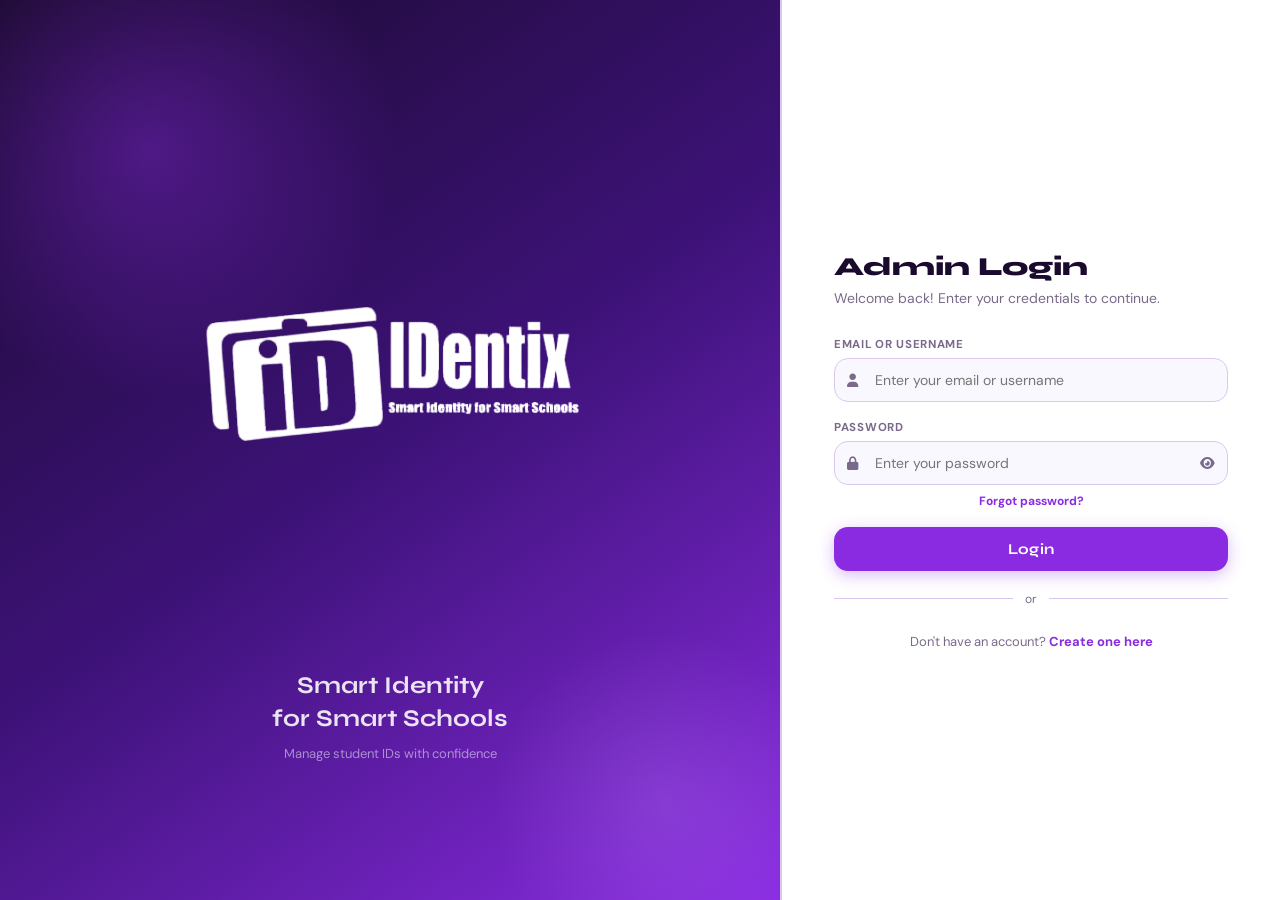
<file: idcards.html>
<!DOCTYPE html>
<html lang="en">
<head>
<meta charset="UTF-8">
<meta name="viewport" content="width=device-width, initial-scale=1.0">
<title>IDentix – ID Cards</title>
<link rel="stylesheet" href="https://cdnjs.cloudflare.com/ajax/libs/font-awesome/6.2.0/css/all.min.css">

<style>
  :root {
    --purple:       #8a2be2;
    --purple-light: #ede9fe;
    --purple-mid:   #9d4edd;
    --dark:         #1a1033;
    --sidebar-bg:   #ffffff;
    --sidebar-border: #8a2be2;
    --sidebar-w:    220px;
    --topbar-h:     60px;
    --text:         #1a1033;
    --text-muted:   #6b7280;
    --border:       #e5e7eb;
    --bg:           #f4f3ff;
    --card-bg:      #ffffff;
    --green:        #10b981;
    --red:          #ef4444;
    --amber:        #f59e0b;
    --blue:         #3b82f6;
    --radius:       12px;
    --shadow:       0 1px 3px rgba(0,0,0,.08);
  }

  * { box-sizing: border-box; margin: 0; padding: 0; }

  body {
    font-family: 'Segoe UI', system-ui, sans-serif;
    background: var(--bg);
    color: var(--text);
    min-height: 100vh;
    display: flex;
  }

  
  #sidebar {
    width: var(--sidebar-w);
    background: var(--sidebar-bg);
    border-right: 2px solid var(--sidebar-border);
    height: 100vh;
    position: fixed;
    top: 0; left: 0;
    display: flex;
    flex-direction: column;
    z-index: 200;
    transition: transform .3s ease;
    overflow-y: auto;
    box-shadow: 2px 0 12px rgba(138,43,226,0.10);
  }

  .sidebar-logo {
    padding: 16px;
    border-bottom: 1.5px solid rgba(138,43,226,0.18);
    display: flex; align-items: center; justify-content: center;
    background: #fff;
  }
  .sidebar-logo img {
    width: 140px; height: auto;
    object-fit: contain; display: block;
  }
  .sidebar-logo-text {
    font-size: 20px; font-weight: 800;
    color: var(--purple); letter-spacing: -0.5px;
  }

  .sidebar-section {
    padding: 16px 12px 4px;
    font-size: 10px; font-weight: 700;
    letter-spacing: 1.2px;
    color: var(--purple);
    text-transform: uppercase;
  }

  .nav-item {
    display: flex; align-items: center; gap: 10px;
    padding: 10px 16px;
    color: #444; font-size: 13px;
    border-radius: 8px;
    margin: 2px 8px;
    cursor: pointer;
    text-decoration: none;
    transition: all .2s;
    position: relative;
    font-weight: 500;
  }
  .nav-item:hover { background: rgba(138,43,226,.08); color: var(--purple); }
  .nav-item.active { background: var(--purple); color: #fff; }
  .nav-item i { width: 16px; text-align: center; font-size: 13px; }

  .badge-count {
    margin-left: auto;
    background: var(--red); color: #fff;
    font-size: 10px; font-weight: 700;
    padding: 2px 6px; border-radius: 20px;
    min-width: 18px; text-align: center;
  }

  .sidebar-footer {
    margin-top: auto;
    padding: 12px;
    border-top: 1.5px solid rgba(138,43,226,0.18);
    background: #fff;
  }
  .admin-row {
    display: flex; align-items: center; gap: 10px;
    padding: 8px; border-radius: 8px; cursor: pointer;
  }
  .admin-row:hover { background: rgba(138,43,226,.07); }
  .avatar {
    width: 34px; height: 34px; border-radius: 50%;
    background: var(--purple);
    display: flex; align-items: center; justify-content: center;
    color: #fff; font-size: 12px; font-weight: 700;
    flex-shrink: 0;
  }
  .admin-name { color: var(--text); font-size: 12px; font-weight: 700; }
  .admin-role { color: var(--text-muted); font-size: 10px; }

  .logout-btn {
    display: flex; align-items: center; gap: 8px;
    padding: 8px 10px;
    color: #888; font-size: 12px;
    cursor: pointer; border-radius: 8px;
    margin-top: 4px; font-weight: 600;
    transition: all .2s;
  }
  .logout-btn:hover { background: rgba(255,0,0,.08); color: #f87171; }

  #overlay {
    display: none;
    position: fixed; inset: 0;
    background: rgba(0,0,0,.5);
    z-index: 199;
  }

 
  #main {
    margin-left: var(--sidebar-w);
    flex: 1;
    display: flex;
    flex-direction: column;
    min-height: 100vh;
    transition: margin .3s ease;
  }

 
  #topbar {
    height: var(--topbar-h);
    background: var(--card-bg);
    border-bottom: 1px solid var(--border);
    display: flex; align-items: center;
    padding: 0 24px; gap: 16px;
    position: sticky; top: 0; z-index: 100;
  }

  #menu-toggle {
    display: none;
    background: none; border: none;
    font-size: 18px; color: var(--text);
    cursor: pointer; padding: 4px;
  }

  .topbar-title { font-size: 17px; font-weight: 700; flex-shrink: 0; }
  .topbar-right { margin-left: auto; display: flex; align-items: center; gap: 14px; }

  .notif-btn {
    position: relative; background: none; border: none;
    cursor: pointer; font-size: 16px; color: var(--text-muted); padding: 6px;
  }
  .notif-dot {
    position: absolute; top: 3px; right: 3px;
    width: 8px; height: 8px; border-radius: 50%;
    background: var(--red); border: 2px solid #fff;
  }
  .bell-count {
    position: absolute; top: 0px; right: 0px;
    background: var(--red); color: #fff;
    font-size: 9px; font-weight: 700;
    min-width: 16px; height: 16px;
    border-radius: 20px; padding: 0 4px;
    display: flex; align-items: center; justify-content: center;
    border: 2px solid #fff;
    opacity: 0; transform: scale(0.6);
    transition: opacity 0.2s ease, transform 0.2s ease;
  }
  .bell-count.visible { opacity: 1; transform: scale(1); }

  .topbar-user {
    display: flex; align-items: center; gap: 8px;
    cursor: pointer; padding: 4px 8px; border-radius: 8px;
  }
  .topbar-user:hover { background: var(--bg); }
  .topbar-user .avatar { width: 30px; height: 30px; font-size: 11px; }
  .topbar-user .uname { font-size: 13px; font-weight: 600; }
  .topbar-user .urole { font-size: 10px; color: var(--text-muted); }

 
  #content { padding: 24px; flex: 1; }

  
  .page-header {
    display: flex; align-items: center;
    justify-content: space-between; flex-wrap: wrap;
    gap: 12px; margin-bottom: 20px;
  }
  .page-header h2 { font-size: 20px; font-weight: 700; }
  .page-header p { font-size: 13px; color: var(--text-muted); margin-top: 2px; }

  
  .summary-grid {
    display: grid;
    grid-template-columns: repeat(auto-fit, minmax(160px, 1fr));
    gap: 14px; margin-bottom: 20px;
  }
  .sum-card {
    background: var(--card-bg);
    border-radius: var(--radius);
    padding: 16px 18px;
    box-shadow: var(--shadow);
    display: flex; align-items: center; gap: 12px;
    transition: transform .2s;
  }
  .sum-card:hover { transform: translateY(-2px); }
  .sum-icon {
    width: 42px; height: 42px; border-radius: 10px;
    display: flex; align-items: center; justify-content: center;
    font-size: 16px; flex-shrink: 0;
  }
  .si-purple { background: var(--purple-light); color: var(--purple); }
  .si-green  { background: #d1fae5; color: var(--green); }
  .si-amber  { background: #fef3c7; color: var(--amber); }
  .si-blue   { background: #dbeafe; color: var(--blue); }
  .sum-label { font-size: 11px; color: var(--text-muted); font-weight: 600; text-transform: uppercase; letter-spacing: .5px; }
  .sum-value { font-size: 24px; font-weight: 700; line-height: 1.2; }

  
  .toolbar {
    display: flex; align-items: center;
    gap: 10px; flex-wrap: wrap;
    margin-bottom: 16px;
  }

  .search-wrap {
    display: flex; align-items: center; gap: 8px;
    background: var(--card-bg);
    border: 1px solid var(--border);
    border-radius: 8px;
    padding: 7px 12px;
    flex: 1; min-width: 200px; max-width: 340px;
  }
  .search-wrap i { color: var(--text-muted); font-size: 13px; }
  .search-wrap input {
    border: none; background: none; outline: none;
    font-size: 13px; color: var(--text); width: 100%;
  }
  .search-wrap input::placeholder { color: var(--text-muted); }

  .filter-select {
    font-size: 12px; border: 1px solid var(--border);
    border-radius: 8px; padding: 7px 10px;
    background: var(--card-bg); color: var(--text);
    cursor: pointer; outline: none;
  }

  .btn-refresh {
    display: flex; align-items: center; gap: 6px;
    padding: 7px 14px;
    background: var(--purple); color: #fff;
    border: none; border-radius: 8px;
    font-size: 12px; font-weight: 600;
    cursor: pointer; transition: opacity .2s;
    margin-left: auto;
  }
  .btn-refresh:hover { opacity: .88; }
  .btn-refresh.loading i { animation: spin 1s linear infinite; }
  @keyframes spin { to { transform: rotate(360deg); } }

  
  .table-card {
    background: var(--card-bg);
    border-radius: var(--radius);
    box-shadow: var(--shadow);
    overflow: hidden;
  }

  .table-card-header {
    display: flex; align-items: center;
    justify-content: space-between;
    padding: 16px 20px;
    border-bottom: 1px solid var(--border);
  }
  .table-card-header .card-title { font-size: 14px; font-weight: 700; }
  .record-count { font-size: 12px; color: var(--text-muted); }

  .table-wrap { overflow-x: auto; }

  .data-table { width: 100%; border-collapse: collapse; font-size: 12px; }
  .data-table th {
    text-align: left; padding: 10px 14px;
    font-size: 11px; font-weight: 600;
    color: var(--text-muted); text-transform: uppercase;
    letter-spacing: .5px;
    border-bottom: 1px solid var(--border);
    background: var(--bg);
    white-space: nowrap;
  }
  .data-table td {
    padding: 12px 14px;
    border-bottom: 1px solid var(--border);
    vertical-align: middle;
  }
  .data-table tr:last-child td { border-bottom: none; }
  .data-table tr:hover td { background: rgba(138,43,226,.03); }

  .stud-row { display: flex; align-items: center; gap: 8px; }
  .stud-av {
    width: 30px; height: 30px; border-radius: 50%;
    background: var(--purple-light); color: var(--purple);
    font-size: 10px; font-weight: 700;
    display: flex; align-items: center; justify-content: center;
    flex-shrink: 0;
  }
  .stud-name  { font-weight: 600; font-size: 12px; }
  .stud-email { font-size: 10px; color: var(--text-muted); }

  .sid-cell {
    font-family: 'Courier New', monospace;
    font-size: 11px; color: var(--purple);
    font-weight: 600;
    background: var(--purple-light);
    padding: 3px 8px; border-radius: 6px;
    white-space: nowrap;
  }

  .date-cell { font-size: 11px; color: var(--text-muted); white-space: nowrap; }

  
  .pill {
    padding: 4px 10px; border-radius: 20px;
    font-size: 10px; font-weight: 700;
    white-space: nowrap;
    display: inline-flex; align-items: center; gap: 5px;
  }
  .pill-dot { width: 6px; height: 6px; border-radius: 50%; }
  .pill-generated { background: #d1fae5; color: #065f46; }
  .pill-generated .pill-dot { background: #10b981; }
  .pill-active     { background: #dbeafe; color: #1e40af; }
  .pill-active .pill-dot     { background: var(--blue); }
  .pill-expiring   { background: #fef3c7; color: #92400e; }
  .pill-expiring .pill-dot   { background: var(--amber); }
  .pill-expired    { background: #fee2e2; color: #991b1b; }
  .pill-expired .pill-dot    { background: var(--red); }

 
  .skeleton {
    background: linear-gradient(90deg, var(--border) 25%, var(--bg) 50%, var(--border) 75%);
    background-size: 200% 100%;
    animation: shimmer 1.4s infinite;
    border-radius: 6px; height: 12px; display: inline-block;
  }
  @keyframes shimmer { to { background-position: -200% 0; } }

  
  .empty-state {
    text-align: center; padding: 60px 20px; color: var(--text-muted);
  }
  .empty-state i { font-size: 44px; margin-bottom: 14px; opacity: .25; display: block; }
  .empty-state h3 { font-size: 15px; color: var(--text); margin-bottom: 6px; }
  .empty-state p  { font-size: 12px; }

 
  .error-state {
    text-align: center; padding: 60px 20px; color: var(--text-muted);
  }
  .error-state i { font-size: 40px; margin-bottom: 14px; color: var(--red); opacity: .5; display: block; }
  .error-state h3 { font-size: 15px; color: var(--text); margin-bottom: 6px; }
  .error-state p  { font-size: 12px; margin-bottom: 16px; }
  .error-state button {
    padding: 8px 18px; border-radius: 8px;
    background: var(--purple); color: #fff;
    border: none; font-size: 12px; font-weight: 600; cursor: pointer;
  }

  
  .pagination {
    display: flex; align-items: center;
    justify-content: space-between;
    padding: 14px 20px;
    border-top: 1px solid var(--border);
    flex-wrap: wrap; gap: 10px;
  }
  .pagination-info { font-size: 12px; color: var(--text-muted); }
  .pagination-btns { display: flex; gap: 6px; }
  .page-btn {
    padding: 5px 10px; border-radius: 6px;
    border: 1px solid var(--border);
    background: var(--card-bg); color: var(--text);
    font-size: 12px; cursor: pointer; transition: all .2s;
  }
  .page-btn:hover  { border-color: var(--purple); color: var(--purple); }
  .page-btn.active { background: var(--purple); color: #fff; border-color: var(--purple); }
  .page-btn:disabled { opacity: .4; cursor: not-allowed; }

  
  .live-dot {
    display: inline-block;
    width: 7px; height: 7px; border-radius: 50%;
    background: var(--green);
    animation: pulse 1.5s infinite;
    margin-right: 4px;
  }
  @keyframes pulse {
    0%,100% { opacity: 1; transform: scale(1); }
    50%      { opacity: .5; transform: scale(1.3); }
  }

 

 
  body.theme-dark {
    --bg: #0f0f1a; --card-bg: #1a1a2e;
    --text: #e8e8f0; --text-muted: #9090b0;
    --border: #2a2a45; --shadow: 0 1px 3px rgba(0,0,0,.4);
    --purple-light: rgba(138,43,226,0.18);
    --sidebar-bg: #12122a; --sidebar-border: #8a2be2;
  }
  body.theme-dark #topbar { background: #1a1a2e; border-color: #2a2a45; }
  body.theme-dark .search-wrap { background: #12122a; border-color: #2a2a45; }
  body.theme-dark .search-wrap input { color: #e8e8f0; }
  body.theme-dark .filter-select { background: #12122a; border-color: #2a2a45; color: #e8e8f0; }
  body.theme-dark .data-table th { background: #12122a; }
  body.theme-dark .data-table tr:hover td { background: rgba(138,43,226,.05); }
  body.theme-dark .nav-item { color: #aaaacc; }
  body.theme-dark .nav-item:hover { background: rgba(138,43,226,0.15); color: #c8b8ff; }
  body.theme-dark .admin-name { color: #e8e8f0; }
  body.theme-dark .api-hint { background: rgba(138,43,226,0.12); }
  body.theme-dark .sidebar-footer { background: #12122a; }

  body.theme-purple {
    --bg: #1e0a3c; --card-bg: #2d1254;
    --text: #f0e8ff; --text-muted: #b89fd4;
    --border: #4a2080; --shadow: 0 1px 4px rgba(0,0,0,.35);
    --purple-light: rgba(180,120,255,0.2);
    --sidebar-bg: #1a082e; --sidebar-border: #c084fc;
  }
  body.theme-purple #topbar { background: #2d1254; border-color: #4a2080; }
  body.theme-purple .data-table th { background: #1a082e; }
  body.theme-purple .nav-item { color: #c8aef0; }
  body.theme-purple .nav-item:hover { background: rgba(192,132,252,0.15); color: #f0e8ff; }
  body.theme-purple .filter-select { background: #1a082e; border-color: #4a2080; color: #f0e8ff; }
  body.theme-purple .api-hint { background: rgba(192,132,252,0.12); }
  body.theme-purple .sidebar-footer { background: #1a082e; }

 
  .theme-btn {
    background: none; border: 1px solid var(--border);
    color: var(--text-muted); padding: 6px 10px; border-radius: 8px;
    cursor: pointer; font-size: 13px;
    display: flex; align-items: center; gap: 6px;
    transition: all .2s; white-space: nowrap;
  }
  .theme-btn:hover { border-color: var(--purple); color: var(--purple); }
  .theme-dropdown-wrap { position: relative; }
  .theme-dropdown {
    display: none; position: absolute; top: calc(100% + 8px); right: 0;
    background: var(--card-bg); border: 1px solid var(--border);
    border-radius: 10px; box-shadow: 0 8px 24px rgba(0,0,0,.15);
    padding: 6px; min-width: 160px; z-index: 500;
  }
  .theme-dropdown.open { display: block; }
  .theme-option {
    display: flex; align-items: center; gap: 10px;
    padding: 8px 12px; border-radius: 7px;
    cursor: pointer; font-size: 13px; font-weight: 500;
    color: var(--text); transition: background .15s;
  }
  .theme-option:hover { background: var(--purple-light); color: var(--purple); }
  .theme-option.active { background: var(--purple-light); color: var(--purple); font-weight: 700; }
  .theme-swatch {
    width: 14px; height: 14px; border-radius: 50%; flex-shrink: 0;
    border: 1.5px solid rgba(0,0,0,.1);
  }

  
  @media (max-width: 768px) {
    #sidebar { transform: translateX(-100%); }
    #sidebar.open { transform: translateX(0); }
    #overlay.show { display: block; }
    #main { margin-left: 0; }
    #menu-toggle { display: block; }
    .topbar-user .uname, .topbar-user .urole { display: none; }
    #content { padding: 16px; }
    .btn-refresh { margin-left: 0; }
  }

  
  .toast {
    position: fixed; bottom: 24px; right: 24px;
    background: #1a1033; color: #fff;
    padding: 12px 20px; border-radius: 10px;
    font-size: 13px; font-weight: 600;
    box-shadow: 0 8px 24px rgba(0,0,0,.25);
    display: flex; align-items: center; gap: 10px;
    z-index: 9999; min-width: 220px;
    transform: translateY(80px); opacity: 0;
    transition: transform .35s cubic-bezier(.175,.885,.32,1.275), opacity .35s;
    pointer-events: none;
  }
  .toast.show { transform: translateY(0); opacity: 1; }
  .toast-icon { color: #10b981; font-size: 16px; flex-shrink: 0; }
  .diag-banner {
    background: #fff7ed; border: 1px solid #fed7aa;
    border-radius: 8px; padding: 12px 16px;
    font-size: 12px; color: #9a3412;
    margin-bottom: 14px; line-height: 1.8; display: none;
  }
  .diag-banner.show { display: block; }
  .diag-banner strong { display: block; margin-bottom: 4px; font-size: 13px; }
  .diag-banner code { background: rgba(0,0,0,.07); padding: 1px 5px; border-radius: 4px; font-size: 11px; }

</style>
</head>
<body>

<div id="overlay" onclick="closeSidebar()"></div>


<aside id="sidebar">
  <div class="sidebar-logo">
    <img src="./images/IMG-20260421-WA0116-removebg-preview.png" alt="Identix Logo">
  </div>

  <div class="sidebar-section">Management</div>
  <a href="dashboard.html" class="nav-item"><i class="fa-solid fa-gauge"></i> Dashboard</a>
  <a href="students.html"  class="nav-item"><i class="fa-solid fa-users"></i> Students</a>
  <a href="idcards.html"   class="nav-item active"><i class="fa-solid fa-id-card"></i> ID Cards</a>
  <a href="enrollments.html" class="nav-item"><i class="fa-solid fa-user-plus"></i> Enrollments</a>
  <a href="generate.html" class="nav-item"><i class="fa-solid fa-fingerprint"></i> Generate IDs</a>
  <a href="requests.html" class="nav-item">
    <i class="fa-solid fa-inbox"></i> Requests
    <span class="badge-count" id="sidebar-requests">—</span>
  </a>

  <div class="sidebar-footer">
    <div class="admin-row">
      <div class="avatar" id="sidebar-avatar">?</div>
      <div>
        <div class="admin-name" id="sidebar-username">Loading...</div>
        <div class="admin-role">Super Admin</div>
      </div>
    </div>
    <div class="logout-btn" onclick="handleLogout()">
      <i class="fa-solid fa-right-from-bracket"></i> Logout
    </div>
  </div>
</aside>


<div id="main">

  <header id="topbar">
    <button id="menu-toggle" onclick="toggleSidebar()">
      <i class="fa-solid fa-bars"></i>
    </button>
    <div class="topbar-title">
      <i class="fa-solid fa-id-card" style="color:var(--purple);margin-right:8px;font-size:15px;"></i>
      ID Cards
    </div>
    <div class="topbar-right">
      <div class="theme-dropdown-wrap">
        <button class="theme-btn" onclick="toggleThemeDropdown()">
          <span id="theme-icon">☀️</span> Theme
        </button>
        <div class="theme-dropdown" id="theme-dropdown"></div>
      </div>
      <a href="requests.html" style="text-decoration:none;">
        <button class="notif-btn" id="bell-btn" title="View requests">
          <i class="fa-solid fa-bell"></i>
          <span class="bell-count" id="bell-count"></span>
        </button>
      </a>
      <div class="topbar-user">
        <div class="avatar" id="topbar-avatar" style="width:30px;height:30px;font-size:11px;">?</div>
        <div>
          <div class="uname" id="topbar-username">Loading...</div>
          <div class="urole">Super Admin</div>
        </div>
        <i class="fa-solid fa-chevron-down" style="font-size:10px;color:var(--text-muted);margin-left:4px;"></i>
      </div>
    </div>
  </header>

  <div id="content">

   
    <div class="page-header">
      <div>
        <h2>ID Cards</h2>
        <p>
          <span class="live-dot"></span>
          Live data · All generated ID cards
        </p>
      </div>
    </div>

    
    <div class="summary-grid">
      <div class="sum-card">
        <div class="sum-icon si-purple"><i class="fa-solid fa-id-card"></i></div>
        <div>
          <div class="sum-label">Total Generated</div>
          <div class="sum-value" id="cnt-total">—</div>
        </div>
      </div>
      <div class="sum-card">
        <div class="sum-icon si-green"><i class="fa-solid fa-circle-check"></i></div>
        <div>
          <div class="sum-label">Active</div>
          <div class="sum-value" id="cnt-active">—</div>
        </div>
      </div>
      <div class="sum-card">
        <div class="sum-icon si-amber"><i class="fa-solid fa-triangle-exclamation"></i></div>
        <div>
          <div class="sum-label">Expiring Soon</div>
          <div class="sum-value" id="cnt-expiring">—</div>
        </div>
      </div>
      <div class="sum-card">
        <div class="sum-icon si-blue"><i class="fa-solid fa-calendar-xmark"></i></div>
        <div>
          <div class="sum-label">Expired</div>
          <div class="sum-value" id="cnt-expired">—</div>
        </div>
      </div>
    </div>

   
    <div class="toolbar">
      <div class="search-wrap">
        <i class="fa-solid fa-magnifying-glass"></i>
        <input type="text" id="search-input" placeholder="Search by name or student ID…" oninput="applyFilters()">
      </div>
      <select class="filter-select" id="status-filter" onchange="applyFilters()">
        <option value="">All Statuses</option>
        <option value="active">Active</option>
        <option value="expiring">Expiring Soon</option>
        <option value="expired">Expired</option>
      </select>
      <button class="btn-refresh" id="refresh-btn" onclick="loadCards()">
        <i class="fa-solid fa-rotate-right" id="refresh-icon"></i> Refresh
      </button>
    </div>

   
    <div class="table-card">
      <div class="table-card-header">
        <div class="card-title">Generated ID Cards</div>
        <span class="record-count" id="record-count">Loading…</span>
      </div>

              <div class="diag-banner" id="diag-banner">
          <strong>⚠️ Could not connect to the API</strong>
          Possible causes:<br>
          1. <strong>CORS not enabled</strong> — backend must send <code>Access-Control-Allow-Origin: *</code>.<br>
          2. <strong>Server not running</strong> — check your Railway deployment logs.<br>
          3. <strong>Wrong URL</strong> — currently: <code id="diag-url"></code><br>
          4. <strong>HTTPS mismatch</strong> — this page is HTTPS; your API must also be HTTPS.<br>
          Open DevTools (F12) → Network → click the failed request for the exact error.
              </div>

      <div id="table-container">
        
      </div>

      <div class="pagination" id="pagination" style="display:none;">
        <span class="pagination-info" id="page-info"></span>
        <div class="pagination-btns" id="page-btns"></div>
      </div>
    </div>

  </div>
</div>

<script>

const BASE_URL = "https://identix-api.onrender.com";; 

const PAGE_SIZE = 10;
let allCards   = [];
let filtered   = [];
let currentPage = 1;


let _toastTimer = null;
function showToast(msg, duration) {
  duration = duration || 4500;
  var t = document.getElementById("toast"), tm = document.getElementById("toast-msg");
  if (!t || !tm) return;
  clearTimeout(_toastTimer);
  tm.textContent = msg; t.classList.add("show");
  _toastTimer = setTimeout(function(){ t.classList.remove("show"); }, duration);
}
function showDiagBanner() {
  var b = document.getElementById("diag-banner"), u = document.getElementById("diag-url");
  if (b) b.classList.add("show");
  if (u) u.textContent = BASE_URL;
}
function hideDiagBanner() {
  var b = document.getElementById("diag-banner");
  if (b) b.classList.remove("show");
}



async function loadCards() {
  setLoading(true);
  hideDiagBanner();

  try {
   
    const cardsRes = await fetch(`${BASE_URL}/idcards`, {
      headers: { "Content-Type": "application/json" }
    });

    if (!cardsRes.ok) {
      throw new Error(`GET /idcards returned ${cardsRes.status}`);
    }

    const cardsData = await cardsRes.json();
    const rawCards  = normaliseArray(cardsData);

    if (!rawCards.length) {
     
      allCards = [];
      finishLoad();
      return;
    }

   
    let studentMap = {};
    try {
      const studRes  = await fetch(`${BASE_URL}/students`, {
        headers: { "Content-Type": "application/json" }
      });
      if (studRes.ok) {
        const studData = await studRes.json();
        const students = Array.isArray(studData.students) ? studData.students : [];
        students.forEach(s => {
          studentMap[s.student_id] = s;
        });
      }
    } catch(e) { console.warn("Could not load students for enrichment:", e); }

   
    allCards = rawCards.map(c => {
      const sid  = c.student_id || c.studentId || "";
      const stud = studentMap[sid] || {};
     
      const name = c.first_name
        ? `${c.first_name} ${c.last_name || ""}`.trim()
        : stud.first_name
          ? `${stud.first_name} ${stud.last_name || ""}`.trim()
          : sid;

      
      const expiryRaw = c.expire_date || c.expiry_date || c.expiryDate || null;
      let cardStatus = "active";
      if (expiryRaw) {
        const days = Math.ceil((new Date(expiryRaw) - new Date()) / 86400000);
        if (days < 0)        cardStatus = "expired";
        else if (days <= 30) cardStatus = "expiring";
        else                 cardStatus = "active";
      }

      return {
        name,
        studentId:      sid,
        email:          c.email       || stud.email       || "",
        department:     c.department  || stud.department  || "—",
        generationDate: c.issued_date || null,
        expiryDate:     expiryRaw,
        cardStatus,
        photo:          c.photo_url   || stud.photo_url   || null,
        card_id:        c.card_id     || "",
        pdf_url:        `${BASE_URL}/idcards/generate-card/${sid}`,
      };
    });

    finishLoad();

  } catch (err) {
    console.error("loadCards error:", err);
    if (isNetworkError(err)) showDiagBanner();
    showError(`Failed to load ID cards: ${err.message}`);
    setLoading(false);
  }
}


function normaliseCard(c, fromStudents = false) {
 
  const expiryRaw = c.expiryDate || c.expiry_date || c.expiry || c.validUntil || c.valid_until || null;
  const genRaw    = c.generationDate || c.generation_date || c.generatedAt || c.generated_at
                 || c.issuedAt || c.issued_at || c.createdAt || c.created_at || null;

  let cardStatus  = "active";
  if (expiryRaw) {
    const expDate = new Date(expiryRaw);
    const now     = new Date();
    const days    = Math.ceil((expDate - now) / 86400000);
    if (days < 0)       cardStatus = "expired";
    else if (days <= 30) cardStatus = "expiring";
    else                 cardStatus = "active";
  }
 
  const explicitStatus = c.cardStatus || c.card_status || c.status || null;
  if (explicitStatus) {
    const s = explicitStatus.toLowerCase();
    if (s === "expired")                                          cardStatus = "expired";
    else if (s === "expiring" || s === "expiring_soon")          cardStatus = "expiring";
    else if (["active","valid","generated","issued"].includes(s)) cardStatus = "active";
  }

  return {
    name:           c.name || c.fullName || c.full_name
                    || ((c.firstName||c.first_name||"")+" "+(c.lastName||c.last_name||"")).trim()
                    || "Unknown",
    studentId:      String(c.studentId || c.student_id || c.id || c._id || ""),
    email:          c.email || c.emailAddress || "",
    department:     c.department || c.dept || c.faculty || "—",
    generationDate: genRaw,
    expiryDate:     expiryRaw,
    cardStatus,
    photo:          c.photo || c.photo_url || null,
    pdf_url:        c.pdf_url || `${BASE_URL}/idcards/generate-card/${c.studentId || c.student_id || c.id || ""}`,
  };
}

function normaliseArray(data) {
  if (!data) return [];
  if (Array.isArray(data))                  return data;
  if (Array.isArray(data.data))             return data.data;
  if (Array.isArray(data.idcards))          return data.idcards;   // ← your API key
  if (Array.isArray(data.idCards))          return data.idCards;
  if (Array.isArray(data.id_cards))         return data.id_cards;
  if (Array.isArray(data.cards))            return data.cards;
  if (Array.isArray(data.students))         return data.students;
  if (Array.isArray(data.results))          return data.results;
  return [];
}

async function downloadCardPdf(url, filename) {
  try {
    const res  = await fetch(url);
    if (!res.ok) throw new Error(`Server returned ${res.status}`);
    const blob = await res.blob();
    const a    = document.createElement("a");
    a.href     = URL.createObjectURL(blob);
    a.download = filename;
    a.click();
    setTimeout(() => URL.revokeObjectURL(a.href), 5000);
  } catch (err) {
    alert("Download failed: " + err.message);
  }
}

function isNetworkError(err) {
  const m = err.message.toLowerCase();
  return m.includes("failed to fetch") || m.includes("networkerror") || m.includes("network request");
}

function finishLoad() {
  updateSummaryCounts();
  currentPage = 1;
  applyFilters();
  setLoading(false);
  
  if (!window._cardPollTimer) {
    window._cardPollTimer = setInterval(silentRefresh, 30000);
  }
}


async function silentRefresh() {
  const ENDPOINTS = [
    `${BASE_URL}/idcards`,
    `${BASE_URL}/api/idcards`,
    `${BASE_URL}/students`,
    `${BASE_URL}/api/students`,
    `${BASE_URL}/api/notifications`,
  ];
  for (const url of ENDPOINTS) {
    try {
      const res = await fetch(url, { headers: { "Content-Type": "application/json" } });
      if (!res.ok) continue;
      const data = await res.json();
      const raw  = normaliseArray(data);

     
      if (allCards.length > 0 && raw.length > 0) {
        const prevCount = allCards.length;
        const isStudentEndpoint = url.includes("student");
        const source = isStudentEndpoint
          ? raw.filter(s => { const st = (s.idStatus||s.id_status||s.status||"").toLowerCase(); return ["generated","done","completed","issued","active","approved"].includes(st); })
          : raw;

        
        const existingMap = {};
        allCards.forEach(card => {
          if (card.studentId) existingMap[card.studentId] = card;
        });

        allCards = source.map(c => {
          const fresh = normaliseCard(c, isStudentEndpoint);
          const prev  = existingMap[fresh.studentId];
          if (prev) {
           
            if (!fresh.generationDate && prev.generationDate) {
              fresh.generationDate = prev.generationDate;
            }
            if (!fresh.expiryDate && prev.expiryDate) {
              fresh.expiryDate = prev.expiryDate;
             
              const days = Math.ceil((new Date(prev.expiryDate) - new Date()) / 86400000);
              if (days < 0)        fresh.cardStatus = "expired";
              else if (days <= 30) fresh.cardStatus = "expiring";
              else                 fresh.cardStatus = "active";
            }
          }
          return fresh;
        });

        updateSummaryCounts();
        applyFilters();

        if (allCards.length > prevCount) {
          showToast(`${allCards.length - prevCount} new ID card${allCards.length - prevCount > 1 ? "s" : ""} added!`);
        }
        return;
      }

     
      if (!allCards.length && raw.length > 0) {
        const isStudentEndpoint = url.includes("student");
        const source = isStudentEndpoint
          ? raw.filter(s => { const st = (s.idStatus||s.id_status||s.status||"").toLowerCase(); return ["generated","done","completed","issued","active","approved"].includes(st); })
          : raw;
        allCards = source.map(c => normaliseCard(c, isStudentEndpoint));
        updateSummaryCounts();
        applyFilters();
        return;
      }
    } catch(e) {}
  }
}



function applyFilters() {
  const q      = document.getElementById("search-input").value.toLowerCase().trim();
  const status = document.getElementById("status-filter").value;

  filtered = allCards.filter(c => {
    const matchQ = !q || c.name.toLowerCase().includes(q) || c.studentId.toLowerCase().includes(q);
    const matchS = !status || c.cardStatus === status;
    return matchQ && matchS;
  });

  currentPage = 1;
  renderTable();
}


function renderTable() {
  const container  = document.getElementById("table-container");
  const pagination = document.getElementById("pagination");

  if (filtered.length === 0) {
    container.innerHTML = `
      <div class="empty-state">
        <i class="fa-solid fa-id-card"></i>
        <h3>No ID cards yet</h3>
        <p>Generated ID cards will appear here automatically once your API is connected.</p>
      </div>`;
    pagination.style.display = "none";
    document.getElementById("record-count").textContent = "0 cards";
    return;
  }

  const start = (currentPage - 1) * PAGE_SIZE;
  const end   = Math.min(start + PAGE_SIZE, filtered.length);
  const page  = filtered.slice(start, end);
  const total = filtered.length;
  const pages = Math.ceil(total / PAGE_SIZE);

  document.getElementById("record-count").textContent =
    `${total} card${total !== 1 ? "s" : ""}`;

  container.innerHTML = `
    <div class="table-wrap">
      <table class="data-table">
        <thead>
          <tr>
            <th>#</th>
            <th>Student</th>
            <th>Student ID</th>
            <th>Generation Date</th>
            <th>Expiry Date</th>
            <th>Card Status</th>
          </tr>
        </thead>
        <tbody>
          ${page.map((c, i) => `
            <tr>
              <td style="color:var(--text-muted);font-size:11px;">${start + i + 1}</td>
              <td>
                <div class="stud-row">
                  <div class="stud-av">${initials(c.name)}</div>
                  <div>
                    <div class="stud-name">${escHtml(c.name)}</div>
                    ${c.email ? `<div class="stud-email">${escHtml(c.email)}</div>` : ""}
                  </div>
                </div>
              </td>
              <td><span class="sid-cell">${escHtml(c.studentId)}</span></td>
              <td><span class="date-cell"><i class="fa-regular fa-calendar" style="margin-right:5px;"></i>${formatDate(c.generationDate)}</span></td>
              <td><span class="date-cell"><i class="fa-regular fa-calendar-xmark" style="margin-right:5px;"></i>${formatDate(c.expiryDate)}</span></td>
              <td>${cardStatusPill(c.cardStatus)}</td>
              <td>
                <div style="display:flex;gap:6px;">
                  <a class="btn btn-outline btn-sm" href="${c.pdf_url}" target="_blank" rel="noopener"
                     title="View PDF" style="font-size:11px;padding:4px 10px;">
                    <i class="fa-solid fa-eye"></i> View
                  </a>
                  <button class="btn btn-primary btn-sm" onclick="downloadCardPdf('${c.pdf_url}','id_card_${c.studentId}.pdf')"
                     title="Download PDF" style="font-size:11px;padding:4px 10px;">
                    <i class="fa-solid fa-download"></i>
                  </button>
                </div>
              </td>
            </tr>`).join("")}
        </tbody>
      </table>
    </div>`;

  
  pagination.style.display = "flex";
  document.getElementById("page-info").textContent =
    `Showing ${start + 1}–${end} of ${total} cards`;

  const btnWrap = document.getElementById("page-btns");
  btnWrap.innerHTML = "";

  const prev = makeBtn("‹ Prev", currentPage === 1, () => { currentPage--; renderTable(); });
  btnWrap.appendChild(prev);

  for (let p = 1; p <= pages; p++) {
    if (pages > 7 && p !== 1 && p !== pages && Math.abs(p - currentPage) > 2) {
      if (p === currentPage - 3 || p === currentPage + 3) {
        const dots = document.createElement("span");
        dots.textContent = "…";
        dots.style.cssText = "padding:4px 6px;font-size:12px;color:var(--text-muted);";
        btnWrap.appendChild(dots);
      }
      continue;
    }
    const btn = makeBtn(p, false, () => { currentPage = p; renderTable(); });
    if (p === currentPage) btn.classList.add("active");
    btnWrap.appendChild(btn);
  }

  const next = makeBtn("Next ›", currentPage === pages, () => { currentPage++; renderTable(); });
  btnWrap.appendChild(next);
}

function makeBtn(label, disabled, onClick) {
  const b = document.createElement("button");
  b.className = "page-btn";
  b.textContent = label;
  b.disabled = disabled;
  if (!disabled) b.addEventListener("click", onClick);
  return b;
}


function updateSummaryCounts() {
  const total    = allCards.length;
  const active   = allCards.filter(c => c.cardStatus === "active").length;
  const expiring = allCards.filter(c => c.cardStatus === "expiring").length;
  const expired  = allCards.filter(c => c.cardStatus === "expired").length;

  document.getElementById("cnt-total").textContent    = total;
  document.getElementById("cnt-active").textContent   = active;
  document.getElementById("cnt-expiring").textContent = expiring;
  document.getElementById("cnt-expired").textContent  = expired;
  
  const _bc = document.getElementById('bell-count');
  if (_bc) {
    const _pc = parseInt(document.getElementById('cnt-expiring').textContent) || 0;
    _bc.textContent = _pc > 99 ? '99+' : (_pc > 0 ? String(_pc) : '');
    _pc > 0 ? _bc.classList.add('visible') : _bc.classList.remove('visible');
  }
}


function setLoading(on) {
  const btn  = document.getElementById("refresh-btn");
  const icon = document.getElementById("refresh-icon");
  btn.classList.toggle("loading", on);

  if (on) {
    icon.className = "fa-solid fa-rotate-right";
    document.getElementById("record-count").textContent = "Loading…";
    document.getElementById("pagination").style.display = "none";
    document.getElementById("table-container").innerHTML = `
      <div class="table-wrap">
        <table class="data-table">
          <thead>
            <tr>
              <th>#</th><th>Student</th><th>Student ID</th>
              <th>Generation Date</th><th>Expiry Date</th><th>Card Status</th>
            </tr>
          </thead>
          <tbody>
            ${Array(6).fill(0).map((_, i) => `
              <tr>
                <td><span class="skeleton" style="width:20px;"></span></td>
                <td>
                  <div class="stud-row">
                    <div class="stud-av" style="background:var(--border);"></div>
                    <div>
                      <span class="skeleton" style="width:${110 + i*8}px;display:block;margin-bottom:4px;"></span>
                      <span class="skeleton" style="width:${70 + i*5}px;height:10px;"></span>
                    </div>
                  </div>
                </td>
                <td><span class="skeleton" style="width:80px;"></span></td>
                <td><span class="skeleton" style="width:90px;"></span></td>
                <td><span class="skeleton" style="width:90px;"></span></td>
                <td><span class="skeleton" style="width:70px;border-radius:20px;"></span></td>
              </tr>`).join("")}
          </tbody>
        </table>
      </div>`;
  } else {
    icon.className = "fa-solid fa-rotate-right";
  }
}


function showError(msg) {
  document.getElementById("table-container").innerHTML = `
    <div class="error-state">
      <i class="fa-solid fa-triangle-exclamation"></i>
      <h3>Failed to load ID cards</h3>
      <p>${escHtml(msg)}</p>
      <button onclick="loadCards()"><i class="fa-solid fa-rotate-right"></i> Try again</button>
    </div>`;
  document.getElementById("record-count").textContent = "Error";
}


function initials(name) {
  return name.split(" ").map(w => w[0]).slice(0, 2).join("").toUpperCase();
}

function escHtml(s) {
  return String(s)
    .replace(/&/g, "&amp;").replace(/</g, "&lt;")
    .replace(/>/g, "&gt;").replace(/"/g, "&quot;");
}

function formatDate(iso) {
  if (!iso) return "—";
  const d = new Date(iso);
  return d.toLocaleDateString("en-GB", { day: "2-digit", month: "short", year: "numeric" });
}

function cardStatusPill(status) {
  const map = {
    active:   ["pill-active",   "fa-circle-check",         "Active"],
    expiring: ["pill-expiring", "fa-triangle-exclamation", "Expiring Soon"],
    expired:  ["pill-expired",  "fa-calendar-xmark",       "Expired"],
  };
  const [cls, icon, label] = map[status] || ["pill-active", "fa-circle-question", status];
  return `<span class="pill ${cls}">
    <span class="pill-dot"></span>
    <i class="fa-solid ${icon}" style="font-size:9px;"></i>
    ${label}
  </span>`;
}

function getToken() {
  return localStorage.getItem("identix_token") || "";
}


(function checkSession() {
  const username = sessionStorage.getItem('identix_session');
  const name     = sessionStorage.getItem('identix_name') || username;
  if (!username) {
    window.location.href = 'login.html';
    return;
  }
  const ini = name.split(' ').map(w => w[0]).slice(0, 2).join('').toUpperCase();

  const sName = document.getElementById('sidebar-username');
  const sAv   = document.getElementById('sidebar-avatar');
  if (sName) sName.textContent = name;
  if (sAv)   sAv.textContent   = ini;

  const tName = document.getElementById('topbar-username');
  const tAv   = document.getElementById('topbar-avatar');
  if (tName) tName.textContent = name;
  if (tAv)   tAv.textContent   = ini;
})();

function handleLogout() {
  sessionStorage.removeItem('identix_session');
  sessionStorage.removeItem('identix_name');
  window.location.href = 'login.html';
}


function toggleSidebar() {
  document.getElementById("sidebar").classList.toggle("open");
  document.getElementById("overlay").classList.toggle("show");
}
function closeSidebar() {
  document.getElementById("sidebar").classList.remove("open");
  document.getElementById("overlay").classList.remove("show");
}


const THEMES = [
  { id: "light",  label: "Light",       swatch: "#f4f3ff", icon: "☀️" },
  { id: "dark",   label: "Dark",        swatch: "#0f0f1a", icon: "🌙" },
  { id: "purple", label: "Deep Purple", swatch: "#1e0a3c", icon: "💜" },
];

let currentTheme = localStorage.getItem("identix_theme") || "light";

function applyTheme(id) {
  document.body.classList.remove("theme-dark", "theme-purple");
  if (id !== "light") document.body.classList.add("theme-" + id);
  currentTheme = id;
  localStorage.setItem("identix_theme", id);
  document.querySelectorAll(".theme-option").forEach(el => {
    el.classList.toggle("active", el.dataset.theme === id);
  });
  const t = THEMES.find(t => t.id === id);
  if (t) document.getElementById("theme-icon").textContent = t.icon;
}

function toggleThemeDropdown() {
  document.getElementById("theme-dropdown").classList.toggle("open");
}

document.addEventListener("click", e => {
  if (!e.target.closest(".theme-dropdown-wrap")) {
    document.getElementById("theme-dropdown")?.classList.remove("open");
  }
});

function buildThemeDropdown() {
  document.getElementById("theme-dropdown").innerHTML = THEMES.map(t => `
    <div class="theme-option${t.id === currentTheme ? " active" : ""}"
         data-theme="${t.id}" onclick="applyTheme('${t.id}')">
      <div class="theme-swatch" style="background:${t.swatch};"></div>
      ${t.icon} ${t.label}
    </div>`).join("");
}


buildThemeDropdown();
applyTheme(currentTheme);
loadCards();
</script>
<div class="toast" id="toast"><span class="toast-icon"><i class="fa-solid fa-id-card"></i></span><span id="toast-msg"></span></div>
</body>
</html>
</file>
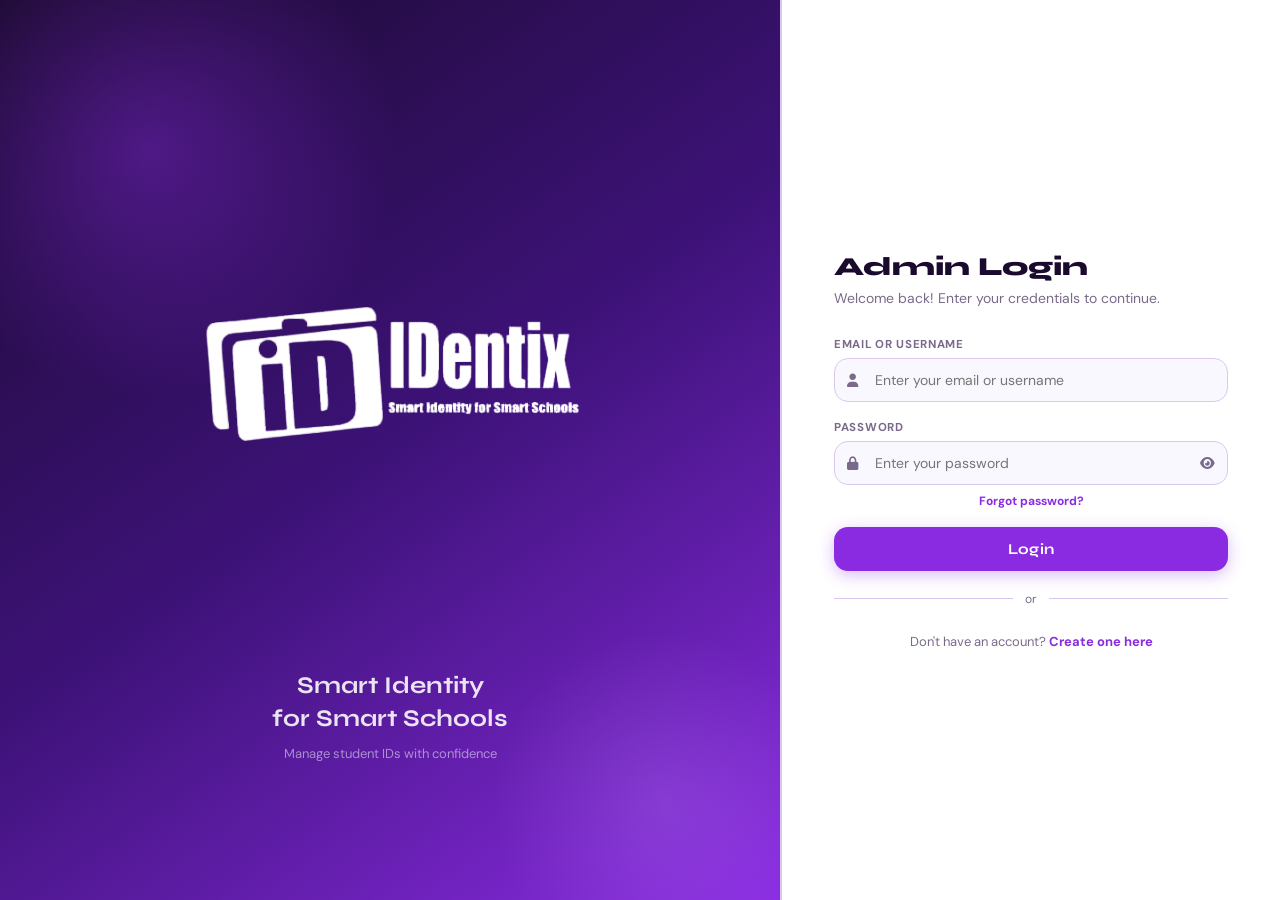
<file: login.html>
<!DOCTYPE html>
<html lang="en">
<head>
<meta charset="UTF-8">
<meta name="viewport" content="width=device-width, initial-scale=1.0">
<title>IDentix – Login</title>
<link rel="stylesheet" href="https://cdnjs.cloudflare.com/ajax/libs/font-awesome/6.2.0/css/all.min.css">
<link href="https://fonts.googleapis.com/css2?family=Syne:wght@700;800&family=DM+Sans:wght@400;500;600&display=swap" rel="stylesheet">
<style>

  *, *::before, *::after { box-sizing: border-box; margin: 0; padding: 0; }
  :root {
    --purple:      #8a2be2;
    --purple-dark: #6a0dad;
    --purple-glow: rgba(138,43,226,.32);
    --purple-soft: rgba(138,43,226,.08);
    --text:        #1a0a2e;
    --text-muted:  #7a6a8a;
    --border:      #d8c8f0;
    --error:       #dc2626;
    --error-bg:    #fff5f5;
    --success:     #059669;
    --success-bg:  #f0fdf4;
    --radius:      14px;
  }
  html, body { height: 100%; }
  body {
    font-family: 'DM Sans', sans-serif;
    background: #f8f5ff;
    display: flex;
    align-items: stretch;
    min-height: 100vh;
    overflow-x: hidden;
  }

 
  .left-panel {
    flex: 1;
    background: linear-gradient(145deg, #1a0a2e 0%, #3d1278 50%, #8a2be2 100%);
    display: flex; flex-direction: column;
    align-items: center; justify-content: center;
    padding: 60px 50px;
    position: relative; overflow: hidden;
  }
  .left-panel::before {
    content: ''; position: absolute;
    width: 500px; height: 500px; border-radius: 50%;
    background: radial-gradient(circle, rgba(138,43,226,.4) 0%, transparent 70%);
    top: -100px; left: -100px;
    animation: float 8s ease-in-out infinite;
  }
  .left-panel::after {
    content: ''; position: absolute;
    width: 350px; height: 350px; border-radius: 50%;
    background: radial-gradient(circle, rgba(200,150,255,.2) 0%, transparent 70%);
    bottom: -80px; right: -60px;
    animation: float 10s ease-in-out infinite reverse;
  }
  @keyframes float {
    0%,100% { transform: translateY(0) scale(1); }
    50%      { transform: translateY(-20px) scale(1.05); }
  }
  .left-logo     { width: 500px; height: 500px; filter: brightness(0) invert(1); margin-bottom: 32px; position: relative; z-index: 2; animation: fadeDown .6s ease both; }
  .left-tagline  { color: rgba(255,255,255,.88); font-family: 'Syne', sans-serif; font-size: 24px; font-weight: 700; text-align: center; line-height: 1.35; position: relative; z-index: 2; animation: fadeDown .7s .1s ease both; }
  .left-sub      { color: rgba(255,255,255,.5); font-size: 13px; text-align: center; margin-top: 10px; position: relative; z-index: 2; animation: fadeDown .7s .2s ease both; }

  @keyframes fadeDown {
    from { opacity: 0; transform: translateY(-16px); }
    to   { opacity: 1; transform: translateY(0); }
  }

 
  .right-panel {
    width: 500px;
    background: #fff;
    display: flex; flex-direction: column;
    align-items: center; justify-content: center;
    padding: 52px 52px;
    border-left: 2px solid var(--border);
    overflow-y: auto;
    animation: slideIn .5s ease both;
  }
  @keyframes slideIn {
    from { opacity: 0; transform: translateX(28px); }
    to   { opacity: 1; transform: translateX(0); }
  }

  .form-heading { font-family: 'Syne', sans-serif; font-size: 26px; font-weight: 800; color: var(--text); margin-bottom: 6px; width: 100%; }
  .form-sub     { font-size: 14px; color: var(--text-muted); margin-bottom: 28px; width: 100%; line-height: 1.5; }

  .form-row { display: flex; gap: 14px; width: 100%; }
  .form-row .form-group { flex: 1; }
  .form-group { width: 100%; margin-bottom: 18px; }

  .form-label { display: block; font-size: 11.5px; font-weight: 700; color: var(--text-muted); text-transform: uppercase; letter-spacing: .7px; margin-bottom: 6px; }

  .input-wrap { position: relative; }
  .input-wrap .icon-left {
    position: absolute; left: 13px; top: 50%;
    transform: translateY(-50%);
    color: var(--text-muted); font-size: 13px;
    pointer-events: none; transition: color .2s; z-index: 1;
  }
  .input-wrap input {
    width: 100%;
    padding: 12px 42px 12px 40px;
    border: 1.5px solid var(--border);
    border-radius: var(--radius);
    font-size: 14px; font-family: 'DM Sans', sans-serif;
    color: var(--text); background: #faf8ff;
    outline: none; transition: border .2s, box-shadow .2s, background .2s;
  }
  .input-wrap input:focus {
    border-color: var(--purple); background: #fff;
    box-shadow: 0 0 0 3px var(--purple-glow);
  }
  .input-wrap input:focus ~ .icon-left { color: var(--purple); }
  .toggle-pw {
    position: absolute; right: 13px; top: 50%;
    transform: translateY(-50%);
    color: var(--text-muted); font-size: 13px; cursor: pointer;
  }
  .toggle-pw:hover { color: var(--purple); }

  
  .form-group.has-error .input-wrap input {
    border-color: var(--error); background: var(--error-bg);
    box-shadow: 0 0 0 3px rgba(220,38,38,.12);
  }
  .form-group.has-error .icon-left { color: var(--error) !important; }
  .error-msg {
    display: none; font-size: 11.5px; color: var(--error);
    margin-top: 5px; padding-left: 2px; font-weight: 500;
    animation: errIn .2s ease;
  }
  .form-group.has-error .error-msg { display: flex; align-items: center; gap: 5px; }
  .error-msg::before { content: '\26A0'; font-size: 11px; }
  @keyframes errIn {
    from { opacity:0; transform: translateY(-4px); }
    to   { opacity:1; transform: translateY(0); }
  }

 
  .form-group.has-success .input-wrap input {
    border-color: var(--success); background: var(--success-bg);
    box-shadow: 0 0 0 3px rgba(5,150,105,.12);
  }

 
  .btn-primary {
    width: 100%; padding: 13px;
    background: var(--purple); color: #fff;
    border: none; border-radius: var(--radius);
    font-size: 15px; font-weight: 700; font-family: 'Syne', sans-serif;
    cursor: pointer; letter-spacing: .3px;
    transition: background .2s, transform .15s, box-shadow .2s;
    box-shadow: 0 4px 16px var(--purple-glow);
    display: flex; align-items: center; justify-content: center; gap: 8px;
  }
  .btn-primary:hover   { background: var(--purple-dark); transform: translateY(-1px); box-shadow: 0 6px 22px var(--purple-glow); }
  .btn-primary:active  { transform: translateY(0); }
  .spinner { display: none; width: 16px; height: 16px; border: 2px solid rgba(255,255,255,.35); border-top-color: #fff; border-radius: 50%; animation: spin .65s linear infinite; }
  @keyframes spin { to { transform: rotate(360deg); } }
  .btn-primary.loading .btn-text { display: none; }
  .btn-primary.loading .spinner  { display: block; }

  .divider { display: flex; align-items: center; gap: 12px; margin: 20px 0; color: var(--text-muted); font-size: 12px; width: 100%; }
  .divider::before, .divider::after { content: ''; flex: 1; height: 1px; background: var(--border); }

  .small-link { font-size: 13px; color: var(--text-muted); text-align: center; margin-top: 6px; }
  .small-link a { color: var(--purple); font-weight: 700; text-decoration: none; }
  .small-link a:hover { text-decoration: underline; }

 
  .alert { border-radius: 10px; padding: 12px 16px; font-size: 13px; margin-bottom: 18px; display: none; align-items: flex-start; gap: 10px; width: 100%; line-height: 1.5; animation: errIn .3s ease; }
  .alert.show { display: flex; }
  .alert-error   { background: var(--error-bg);   color: var(--error);   border: 1px solid rgba(220,38,38,.25); }
  .alert-success { background: var(--success-bg); color: var(--success); border: 1px solid rgba(5,150,105,.25); }
  .alert i { margin-top: 1px; flex-shrink: 0; }

  
  .pw-strength { margin-top: 6px; }
  .pw-bar      { height: 3px; border-radius: 2px; background: #e5e7eb; overflow: hidden; }
  .pw-bar-fill { height: 100%; border-radius: 2px; width: 0; transition: width .3s, background .3s; }
  .pw-label    { font-size: 11px; margin-top: 4px; color: var(--text-muted); font-weight: 600; }

  
  .back-link { display: inline-flex; align-items: center; gap: 6px; font-size: 13px; color: var(--text-muted); text-decoration: none; margin-bottom: 24px; font-weight: 600; transition: color .2s; width: 100%; }
  .back-link:hover { color: var(--purple); }

  @media (max-width: 900px) {
    .left-panel  { display: none; }
    .right-panel { width: 100%; border-left: none; padding: 36px 24px; }
    .form-row    { flex-direction: column; gap: 0; }
  }

  .forgot { display: block; text-align: right; font-size: 12px; font-weight: 700; color: var(--purple); text-decoration: none; margin-top: -10px; margin-bottom: 18px; }
  .forgot:hover { text-decoration: underline; }
</style>
</head>
<body>

<div class="left-panel">
    <img class="left-logo" src="./images/IMG-20260421-WA0116-removebg-preview.png" alt="Identix Logo">
 <div class="left-tagline">Smart Identity<br>for Smart Schools</div>
  <div class="left-sub">Manage student IDs with confidence</div>
</div>

<div class="right-panel">
  <div class="form-heading">Admin Login</div>
  <div class="form-sub">Welcome back! Enter your credentials to continue.</div>

  <div id="login-alert" class="alert alert-error">
    <i class="fa-solid fa-circle-exclamation"></i>
    <span class="alert-msg"></span>
  </div>

  <div class="form-group" id="fg-identifier">
    <label class="form-label">Email or Username</label>
    <div class="input-wrap">
      <i class="fa-solid fa-user icon-left"></i>
      <input type="text" id="f-identifier" placeholder="Enter your email or username" autocomplete="username">
    </div>
    <div class="error-msg" id="err-identifier"></div>
  </div>

  <div class="form-group" id="fg-password">
    <label class="form-label">Password</label>
    <div class="input-wrap">
      <i class="fa-solid fa-lock icon-left"></i>
      <input type="password" id="f-password" placeholder="Enter your password" autocomplete="current-password">
      <i class="toggle-pw fa-solid fa-eye" onclick="togglePw('f-password', this)"></i>
    </div>
    <div class="error-msg" id="err-password"></div>
  </div>

  <a href="forgot.html" class="forgot">Forgot password?</a>

  <button class="btn-primary" id="login-btn" onclick="handleLogin()">
    <span class="btn-text">Login</span>
    <div class="spinner"></div>
  </button>

  <div class="divider">or</div>
  <div class="small-link">Don't have an account? <a href="admin.html">Create one here</a></div>
</div>

<script>


function getUsers()      { return JSON.parse(localStorage.getItem('identix_users') || '{}'); }
function saveUsers(u)    { localStorage.setItem('identix_users', JSON.stringify(u)); }

function clearError(id) {
  const fg = document.getElementById('fg-' + id);
  if (fg) { fg.classList.remove('has-error'); fg.classList.remove('has-success'); }
}
function setError(id, msg) {
  const fg  = document.getElementById('fg-' + id);
  const err = document.getElementById('err-' + id);
  if (fg)  { fg.classList.remove('has-success'); fg.classList.add('has-error'); }
  if (err) err.textContent = msg;
}
function setSuccess(id) {
  const fg = document.getElementById('fg-' + id);
  if (fg) { fg.classList.remove('has-error'); fg.classList.add('has-success'); }
}
function showAlert(id, type, msg) {
  const el = document.getElementById(id);
  if (!el) return;
  el.className = 'alert alert-' + type + ' show';
  el.querySelector('.alert-msg').textContent = msg;
}
function hideAlert(id) {
  const el = document.getElementById(id);
  if (el) el.classList.remove('show');
}
function togglePw(inputId, icon) {
  const inp = document.getElementById(inputId);
  inp.type = inp.type === 'password' ? 'text' : 'password';
  icon.classList.toggle('fa-eye');
  icon.classList.toggle('fa-eye-slash');
}



['identifier','password'].forEach(id => {
  const el = document.getElementById('f-' + id);
  if (el) el.addEventListener('input', () => { clearError(id); hideAlert('login-alert'); });
});

document.addEventListener('keydown', e => { if (e.key === 'Enter') handleLogin(); });

async function handleLogin() {
  hideAlert('login-alert');
  let valid = true;

  const identifier = document.getElementById('f-identifier').value.trim();
  const password   = document.getElementById('f-password').value;

  if (!identifier) { setError('identifier', 'Email or username is required.'); valid = false; }
  if (!password)   { setError('password',   'Password is required.');          valid = false; }
  if (!valid) return;

  const btn = document.getElementById('login-btn');
  btn.classList.add('loading');

  const API_BASE = "https://identix-api.onrender.com";
  try {
    const res  = await fetch(API_BASE + '/auth/login', {
      method: 'POST',
      headers: {'Content-Type': 'application/json'},
      body: JSON.stringify({ identifier, password })
    });
    const data = await res.json();
    if (!res.ok) {
      btn.classList.remove('loading');
      const msg = data.detail || data.message || 'Invalid credentials.';
      showAlert('login-alert', 'error', msg);
      if (msg.toLowerCase().includes('password')) setError('password', 'Incorrect password.');
      else setError('identifier', 'Account not found.');
      return;
    }
    sessionStorage.setItem('identix_session', data.username);
    sessionStorage.setItem('identix_name',    data.name);
    window.location.href = 'dashboard.html';
  } catch(err) {
    btn.classList.remove('loading');
    showAlert('login-alert', 'error', 'Could not reach the server. Check your connection.');
  }
}
</script>
</body>
</html>
</file>
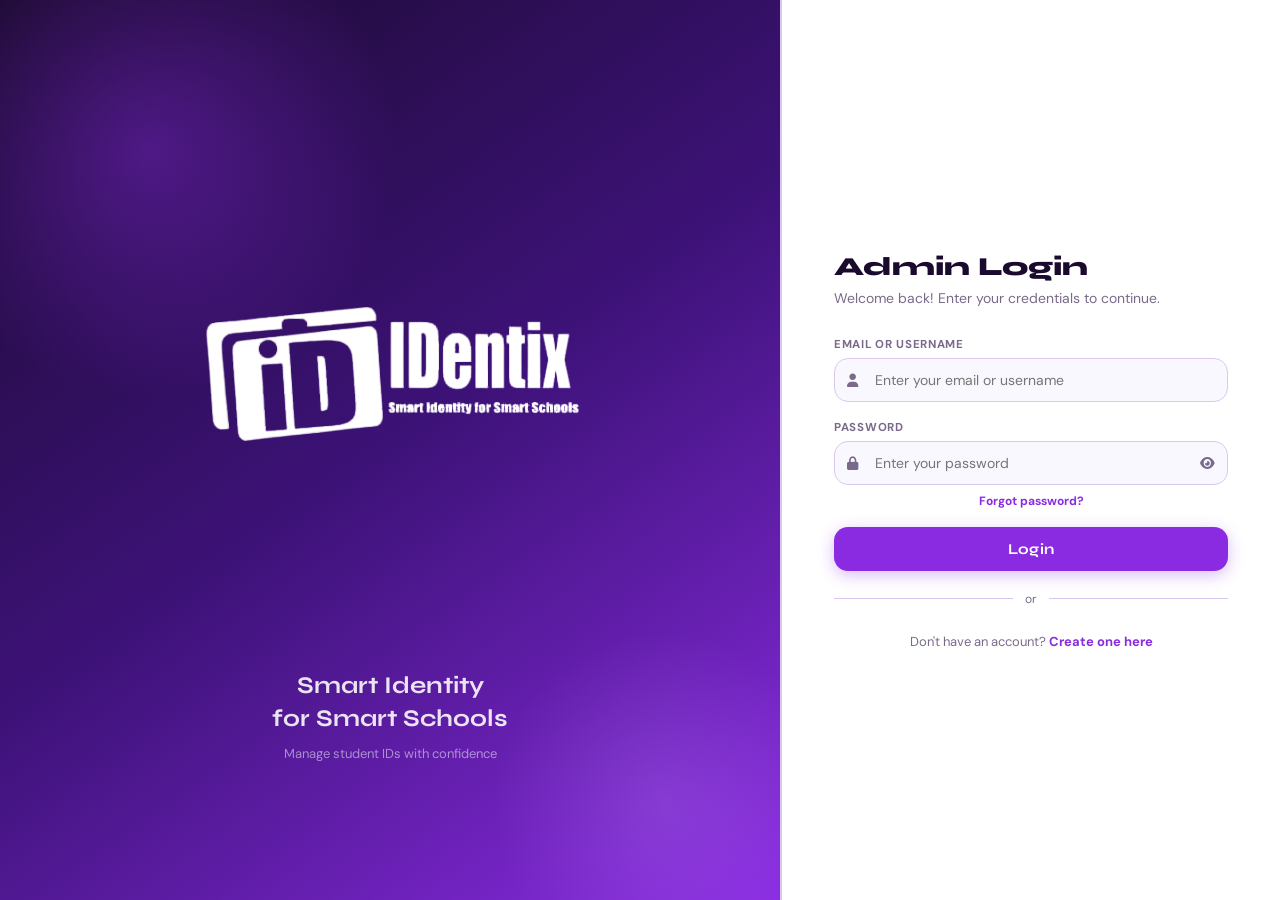
<file: requests.html>
<!DOCTYPE html>
<html lang="en">
<head>
<meta charset="UTF-8">
<meta name="viewport" content="width=device-width, initial-scale=1.0">
<title>IDentix – Requests</title>
<link rel="stylesheet" href="https://cdnjs.cloudflare.com/ajax/libs/font-awesome/6.2.0/css/all.min.css">

<style>

  :root {
    --purple:       #8a2be2;
    --purple-light: #ede9fe;
    --purple-mid:   #9d4edd;
    --sidebar-bg:   #ffffff;
    --sidebar-border: #8a2be2;
    --sidebar-w:    220px;
    --topbar-h:     60px;
    --text:         #1a1033;
    --text-muted:   #6b7280;
    --border:       #e5e7eb;
    --bg:           #f4f3ff;
    --card-bg:      #ffffff;
    --green:        #10b981;
    --red:          #ef4444;
    --amber:        #f59e0b;
    --blue:         #3b82f6;
    --radius:       12px;
    --shadow:       0 1px 3px rgba(0,0,0,.08);
  }
  *, *::before, *::after { box-sizing: border-box; margin: 0; padding: 0; }
  body { font-family: 'Segoe UI', system-ui, sans-serif; background: var(--bg); color: var(--text); min-height: 100vh; display: flex; }

 
  #sidebar { width: var(--sidebar-w); background: var(--sidebar-bg); border-right: 2px solid var(--sidebar-border); height: 100vh; position: fixed; top:0; left:0; display:flex; flex-direction:column; z-index:200; transition: transform .3s ease; overflow-y:auto; box-shadow: 2px 0 12px rgba(138,43,226,0.10); }
  .sidebar-logo { padding: 16px; border-bottom: 1.5px solid rgba(138,43,226,.18); display:flex; align-items:center; justify-content:center; background:#fff; }
  .sidebar-logo img { width: 140px; height:auto; object-fit:contain; display:block; }
  .sidebar-section { padding: 16px 12px 4px; font-size:10px; font-weight:700; letter-spacing:1.2px; color:var(--purple); text-transform:uppercase; }
  .nav-item { display:flex; align-items:center; gap:10px; padding:10px 16px; color:#444; font-size:13px; border-radius:8px; margin:2px 8px; cursor:pointer; text-decoration:none; transition:all .2s; font-weight:500; }
  .nav-item:hover { background: rgba(138,43,226,.08); color: var(--purple); }
  .nav-item.active { background: var(--purple); color: #fff; }
  .nav-item i { width:16px; text-align:center; font-size:13px; }
  .badge-count { margin-left:auto; background:var(--red); color:#fff; font-size:10px; font-weight:700; padding:2px 6px; border-radius:20px; min-width:18px; text-align:center; }
  .sidebar-footer { margin-top:auto; padding:12px; border-top:1.5px solid rgba(138,43,226,.18); background:#fff; }
  .admin-row { display:flex; align-items:center; gap:10px; padding:8px; border-radius:8px; cursor:pointer; text-decoration:none; }
  .admin-row:hover { background: rgba(138,43,226,.07); }
  .avatar { width:34px; height:34px; border-radius:50%; background:var(--purple); display:flex; align-items:center; justify-content:center; color:#fff; font-size:12px; font-weight:700; flex-shrink:0; }
  .admin-name { color:var(--text); font-size:12px; font-weight:700; }
  .admin-role { color:var(--text-muted); font-size:10px; }
  .logout-btn { display:flex; align-items:center; gap:8px; padding:8px 10px; color:#888; font-size:12px; cursor:pointer; border-radius:8px; margin-top:4px; font-weight:600; transition:all .2s; }
  .logout-btn:hover { background: rgba(255,0,0,.08); color:#f87171; }

  #overlay { display:none; position:fixed; inset:0; background:rgba(0,0,0,.5); z-index:199; }
  #main { margin-left: var(--sidebar-w); flex:1; display:flex; flex-direction:column; min-height:100vh; transition:margin .3s ease; }

  
  #topbar { height:var(--topbar-h); background:var(--card-bg); border-bottom:1px solid var(--border); display:flex; align-items:center; padding:0 24px; gap:16px; position:sticky; top:0; z-index:100; }
  #menu-toggle { display:none; background:none; border:none; font-size:18px; color:var(--text); cursor:pointer; padding:4px; }
  .topbar-title { font-size:17px; font-weight:700; flex-shrink:0; }
  .topbar-right { margin-left:auto; display:flex; align-items:center; gap:14px; }
  .notif-btn { position:relative; background:none; border:none; cursor:pointer; font-size:16px; color:var(--text-muted); padding:6px; }
  .notif-dot { position:absolute; top:3px; right:3px; width:8px; height:8px; border-radius:50%; background:var(--red); border:2px solid #fff; }
  .bell-count {
    position: absolute; top: 0px; right: 0px;
    background: var(--red); color: #fff;
    font-size: 9px; font-weight: 700;
    min-width: 16px; height: 16px;
    border-radius: 20px; padding: 0 4px;
    display: flex; align-items: center; justify-content: center;
    border: 2px solid #fff;
    opacity: 0; transform: scale(0.6);
    transition: opacity 0.2s ease, transform 0.2s ease;
  }
  .bell-count.visible { opacity: 1; transform: scale(1); }
  .topbar-user { display:flex; align-items:center; gap:8px; cursor:pointer; padding:4px 8px; border-radius:8px; text-decoration:none; }
  .topbar-user:hover { background:var(--bg); }
  .topbar-user .avatar { width:30px; height:30px; font-size:11px; }
  .topbar-user .uname { font-size:13px; font-weight:600; color:var(--text); }
  .topbar-user .urole { font-size:10px; color:var(--text-muted); }

 
  #content { padding:24px; flex:1; }
  .page-header { margin-bottom:20px; display:flex; align-items:flex-start; justify-content:space-between; flex-wrap:wrap; gap:12px; }
  .page-title { font-size:20px; font-weight:700; }
  .page-sub { font-size:13px; color:var(--text-muted); margin-top:3px; }

  
  .card { background:var(--card-bg); border-radius:var(--radius); box-shadow:var(--shadow); padding:20px; }
  .card-header { display:flex; align-items:center; justify-content:space-between; margin-bottom:16px; }
  .card-title { font-size:14px; font-weight:700; }

  
  .table-wrap { overflow-x:auto; }
  .data-table { width:100%; border-collapse:collapse; font-size:12px; }
  .data-table th { text-align:left; padding:9px 12px; font-size:11px; font-weight:700; color:var(--text-muted); text-transform:uppercase; letter-spacing:.5px; border-bottom:2px solid var(--border); white-space:nowrap; }
  .data-table td { padding:11px 12px; border-bottom:1px solid var(--border); vertical-align:middle; }
  .data-table tr:last-child td { border-bottom:none; }
  .data-table tbody tr:hover td { background:var(--bg); }
  .stud-av { width:30px; height:30px; border-radius:50%; background:var(--purple-light); color:var(--purple); font-size:10px; font-weight:700; display:flex; align-items:center; justify-content:center; flex-shrink:0; }
  .stud-row { display:flex; align-items:center; gap:8px; }
  .stud-name { font-weight:600; font-size:12px; }
  .stud-sub { font-size:10px; color:var(--text-muted); }

 
  .pill { padding:3px 10px; border-radius:20px; font-size:10px; font-weight:700; white-space:nowrap; display:inline-block; }
  .pill-green  { background:#d1fae5; color:#065f46; }
  .pill-purple { background:var(--purple-light); color:var(--purple); }
  .pill-amber  { background:#fef3c7; color:#92400e; }
  .pill-blue   { background:#dbeafe; color:#1e40af; }
  .pill-red    { background:#fee2e2; color:#991b1b; }
  .pill-gray   { background:#f3f4f6; color:#374151; }

  
  .btn { display:inline-flex; align-items:center; gap:6px; padding:8px 16px; border-radius:8px; font-size:13px; font-weight:600; cursor:pointer; border:none; transition:all .2s; text-decoration:none; }
  .btn-primary { background:var(--purple); color:#fff; box-shadow:0 2px 8px rgba(138,43,226,.25); }
  .btn-primary:hover { background:#6a0dad; transform:translateY(-1px); }
  .btn-outline { background:transparent; color:var(--purple); border:1.5px solid var(--purple); }
  .btn-outline:hover { background:var(--purple-light); }
  .btn-sm { padding:5px 11px; font-size:11px; }
  .btn-danger { background:#fee2e2; color:var(--red); }
  .btn-danger:hover { background:#fecaca; }
  .btn-green { background:#d1fae5; color:#065f46; }
  .btn-green:hover { background:#a7f3d0; }

  
  .toolbar { display:flex; align-items:center; gap:10px; flex-wrap:wrap; margin-bottom:16px; }
  .search-wrap { position:relative; flex:1; min-width:200px; }
  .search-wrap i { position:absolute; left:10px; top:50%; transform:translateY(-50%); color:var(--text-muted); font-size:12px; }
  .search-wrap input { width:100%; padding:8px 12px 8px 32px; border:1.5px solid var(--border); border-radius:8px; font-size:13px; color:var(--text); background:var(--card-bg); outline:none; transition:border .2s; }
  .search-wrap input:focus { border-color:var(--purple); }
  .filter-select { padding:8px 12px; border:1.5px solid var(--border); border-radius:8px; font-size:13px; color:var(--text); background:var(--card-bg); outline:none; cursor:pointer; }
  .filter-select:focus { border-color:var(--purple); }

 
  .empty-state { text-align:center; padding:56px 20px; color:var(--text-muted); }
  .empty-state i { font-size:48px; margin-bottom:16px; opacity:.2; display:block; }
  .empty-state h3 { font-size:16px; font-weight:700; margin-bottom:6px; color:var(--text); opacity:.5; }
  .empty-state p { font-size:13px; max-width:340px; margin:0 auto; line-height:1.6; }

  

 
  .mini-stats { display:grid; grid-template-columns:repeat(auto-fit,minmax(140px,1fr)); gap:12px; margin-bottom:20px; }
  .mini-stat { background:var(--card-bg); border-radius:var(--radius); padding:14px 16px; box-shadow:var(--shadow); display:flex; align-items:center; gap:12px; }
  .mini-icon { width:38px; height:38px; border-radius:9px; display:flex; align-items:center; justify-content:center; font-size:15px; flex-shrink:0; }
  .mi-purple { background:var(--purple-light); color:var(--purple); }
  .mi-green  { background:#d1fae5; color:var(--green); }
  .mi-amber  { background:#fef3c7; color:var(--amber); }
  .mi-blue   { background:#dbeafe; color:var(--blue); }
  .mi-red    { background:#fee2e2; color:var(--red); }
  .mini-num   { font-size:22px; font-weight:700; line-height:1; }
  .mini-label { font-size:11px; color:var(--text-muted); margin-top:2px; }

 
  .dot-btn { background:none; border:none; cursor:pointer; color:var(--text-muted); font-size:14px; padding:2px 6px; border-radius:4px; }
  .dot-btn:hover { background:var(--bg); color:var(--text); }

  
  .cb { width:14px; height:14px; accent-color:var(--purple); cursor:pointer; }

 
  .pagination { display:flex; align-items:center; gap:4px; justify-content:flex-end; margin-top:14px; }
  .pg-btn { width:30px; height:30px; border:1.5px solid var(--border); border-radius:6px; background:var(--card-bg); display:flex; align-items:center; justify-content:center; cursor:pointer; font-size:12px; font-weight:600; color:var(--text-muted); transition:all .2s; }
  .pg-btn:hover { border-color:var(--purple); color:var(--purple); }
  .pg-btn.active { background:var(--purple); color:#fff; border-color:var(--purple); }

  
  body.theme-dark { --bg:#0f0f1a; --card-bg:#1a1a2e; --text:#e8e8f0; --text-muted:#9090b0; --border:#2a2a45; --shadow:0 1px 3px rgba(0,0,0,.4); --purple-light:rgba(138,43,226,0.18); --sidebar-bg:#12122a; }
  body.theme-dark #topbar { background:#1a1a2e; border-color:#2a2a45; }
  body.theme-dark .card, body.theme-dark .mini-stat { background:#1a1a2e; }
  body.theme-dark .nav-item { color:#aaaacc; }
  body.theme-dark .nav-item:hover { background:rgba(138,43,226,0.15); color:#c8b8ff; }
  body.theme-dark .admin-name { color:#e8e8f0; }
  body.theme-dark .logout-btn { color:#9090b0; }
  body.theme-dark .search-wrap input, body.theme-dark .filter-select { background:#12122a; border-color:#2a2a45; color:#e8e8f0; }
  body.theme-dark .data-table tbody tr:hover td { background:#12122a; }
  body.theme-dark .pg-btn { background:#1a1a2e; border-color:#2a2a45; }
  body.theme-purple { --bg:#1e0a3c; --card-bg:#2d1254; --text:#f0e8ff; --text-muted:#b89fd4; --border:#4a2080; --shadow:0 1px 4px rgba(0,0,0,.35); --purple-light:rgba(180,120,255,0.2); --sidebar-bg:#1a082e; --sidebar-border:#c084fc; }
  body.theme-purple #topbar { background:#2d1254; border-color:#4a2080; }
  body.theme-purple .card, body.theme-purple .mini-stat { background:#2d1254; }
  body.theme-purple .nav-item { color:#c8aef0; }
  body.theme-purple .nav-item:hover { background:rgba(192,132,252,0.15); color:#f0e8ff; }
  body.theme-purple .admin-name, body.theme-purple .topbar-user .uname { color:#f0e8ff; }
  body.theme-purple .search-wrap input, body.theme-purple .filter-select { background:#1a082e; border-color:#4a2080; color:#f0e8ff; }
  body.theme-purple .data-table tbody tr:hover td { background:#1a082e; }
  body.theme-purple .pg-btn { background:#2d1254; border-color:#4a2080; }

  .theme-btn { background:none; border:1px solid var(--border); color:var(--text-muted); padding:6px 10px; border-radius:8px; cursor:pointer; font-size:13px; display:flex; align-items:center; gap:6px; transition:all .2s; white-space:nowrap; }
  .theme-btn:hover { border-color:var(--purple); color:var(--purple); }
  .theme-dropdown-wrap { position:relative; }
  .theme-dropdown { display:none; position:absolute; top:calc(100% + 8px); right:0; background:var(--card-bg); border:1px solid var(--border); border-radius:10px; box-shadow:0 8px 24px rgba(0,0,0,.15); padding:6px; min-width:160px; z-index:500; }
  .theme-dropdown.open { display:block; }
  .theme-option { display:flex; align-items:center; gap:10px; padding:8px 12px; border-radius:7px; cursor:pointer; font-size:13px; font-weight:500; color:var(--text); transition:background .15s; }
  .theme-option:hover { background:var(--purple-light); color:var(--purple); }
  .theme-option.active { background:var(--purple-light); color:var(--purple); font-weight:700; }
  .theme-swatch { width:14px; height:14px; border-radius:50%; flex-shrink:0; border:1.5px solid rgba(0,0,0,.1); }

  @media (max-width:768px) {
    #sidebar { transform:translateX(-100%); }
    #sidebar.open { transform:translateX(0); }
    #overlay.show { display:block; }
    #main { margin-left:0; }
    #menu-toggle { display:block; }
    .topbar-user .uname, .topbar-user .urole { display:none; }
    #content { padding:16px; }
    .mini-stats { grid-template-columns:1fr 1fr; }
  }


 
  .state-box { display:none; flex-direction:column; align-items:center; justify-content:center; padding:72px 24px; text-align:center; }
  .state-box.visible { display:flex; }
  .state-icon { width:72px; height:72px; border-radius:50%; display:flex; align-items:center; justify-content:center; font-size:26px; margin-bottom:18px; }
  .si-pending { background:#fef3c7; color:var(--amber); }
  .si-empty   { background:#d1fae5; color:var(--green); }
  .si-error   { background:#fee2e2; color:var(--red);   }
  .si-loading { background:var(--purple-light); color:var(--purple); }
  .state-title { font-size:17px; font-weight:700; margin-bottom:6px; }
  .state-sub   { font-size:13px; color:var(--text-muted); max-width:360px; line-height:1.7; }

 
  .req-row { cursor:pointer; transition:background .15s; }
  .req-row:hover td { background:var(--bg); }
  .req-row.selected td { background:rgba(138,43,226,.05); }

  
  .pill-high   { background:#fee2e2; color:#991b1b; }
  .pill-normal { background:#dbeafe; color:#1e40af; }
  .pill-low    { background:#f3f4f6; color:#374151; }

  
  .drawer-backdrop { display:none; position:fixed; inset:0; background:rgba(10,0,30,.55); z-index:800; backdrop-filter:blur(4px); }
  .drawer-backdrop.open { display:block; }
  .drawer {
    position:fixed; top:0; right:-480px; width:460px; max-width:100vw;
    height:100vh; background:var(--card-bg); z-index:801;
    box-shadow:-8px 0 32px rgba(0,0,0,.18);
    display:flex; flex-direction:column;
    transition:right .35s cubic-bezier(.4,0,.2,1);
    overflow:hidden;
  }
  .drawer.open { right:0; }
  .drawer-header { padding:20px 24px; border-bottom:1px solid var(--border); display:flex; align-items:center; justify-content:space-between; flex-shrink:0; }
  .drawer-title  { font-size:15px; font-weight:700; }
  .drawer-close  { background:none; border:none; font-size:18px; color:var(--text-muted); cursor:pointer; padding:4px 8px; border-radius:6px; }
  .drawer-close:hover { background:var(--bg); color:var(--text); }
  .drawer-body   { flex:1; overflow-y:auto; padding:20px 24px; }
  .drawer-footer { padding:16px 24px; border-top:1px solid var(--border); display:flex; gap:10px; flex-shrink:0; }

  .info-group { margin-bottom:18px; }
  .info-label { font-size:11px; font-weight:700; color:var(--text-muted); text-transform:uppercase; letter-spacing:.6px; margin-bottom:5px; }
  .info-value { font-size:13px; font-weight:500; }

  .student-card-mini { display:flex; align-items:center; gap:14px; background:var(--bg); border-radius:10px; padding:14px; margin-bottom:18px; }
  .student-card-mini .stud-av { width:44px; height:44px; font-size:15px; }

  
  .bulk-bar { display:none; align-items:center; gap:10px; padding:10px 16px; background:var(--purple-light); border-radius:8px; margin-bottom:12px; flex-wrap:wrap; }
  .bulk-bar.visible { display:flex; }
  .bulk-label { font-size:13px; font-weight:700; color:var(--purple); flex:1; }

  
  .timeline { position:relative; padding-left:20px; }
  .timeline::before { content:''; position:absolute; left:6px; top:4px; bottom:0; width:2px; background:var(--border); }
  .tl-item { position:relative; padding-bottom:16px; }
  .tl-dot  { position:absolute; left:-17px; top:3px; width:10px; height:10px; border-radius:50%; background:var(--purple); border:2px solid var(--card-bg); }
  .tl-dot.done  { background:var(--green); }
  .tl-dot.pend  { background:var(--amber); }
  .tl-text { font-size:12px; font-weight:600; }
  .tl-sub  { font-size:11px; color:var(--text-muted); margin-top:2px; }

  
  body.theme-dark  .drawer          { background:#1a1a2e; }
  body.theme-dark  .student-card-mini { background:#0f0f1a; }
  body.theme-dark  .bulk-bar        { background:rgba(138,43,226,.15); }
  body.theme-purple .drawer         { background:#2d1254; }
  body.theme-purple .student-card-mini { background:#1a082e; }
  body.theme-purple .bulk-bar       { background:rgba(192,132,252,.12); }

</style>
</head>
<body>

<div id="overlay" onclick="closeSidebar()"></div>
<aside id="sidebar">
  <div class="sidebar-logo"><img src="./images/IMG-20260421-WA0116-removebg-preview.png" alt="IDentix logo"></div>
 <div class="sidebar-section">Management</div>
  <a href="dashboard.html" class="nav-item"><i class="fa-solid fa-gauge"></i> Dashboard</a>
  <a href="students.html"  class="nav-item"><i class="fa-solid fa-users"></i> Students</a>
  <a href="idcards.html"   class="nav-item"><i class="fa-solid fa-id-card"></i> ID Cards</a>
  <a href="enrollments.html" class="nav-item"><i class="fa-solid fa-user-plus"></i> Enrollments</a>
  <a href="generate.html"  class="nav-item"><i class="fa-solid fa-fingerprint"></i> Generate IDs</a>
  <a href="requests.html"  class="nav-item  active"><i class="fa-solid fa-inbox"></i> Requests<span class="badge-count" id="sidebar-requests">—</span></a>
  <div class="sidebar-footer">
    <a href="profile.html" class="admin-row">
      <div class="avatar" id="sidebar-avatar">?</div>
      <div><div class="admin-name" id="sidebar-username">Loading...</div><div class="admin-role">Super Admin</div></div>
    </a>
    <div class="logout-btn" onclick="handleLogout()"><i class="fa-solid fa-right-from-bracket"></i> Logout</div>
  </div>
</aside>
<div id="main">

<header id="topbar">
  <button id="menu-toggle" onclick="toggleSidebar()"><i class="fa-solid fa-bars"></i></button>
  <div class="topbar-title">Requests</div>
  <div class="topbar-right">
    <div class="theme-dropdown-wrap">
      <button class="theme-btn" onclick="toggleThemeDropdown()"><span id="theme-icon">☀️</span> Theme</button>
      <div class="theme-dropdown" id="theme-dropdown"></div>
    </div>
    <a href="requests.html" style="text-decoration:none;"><button class="notif-btn" id="bell-btn" title="View requests"><i class="fa-solid fa-bell"></i><span class="bell-count" id="bell-count"></span></button></a>
    <a href="profile.html" class="topbar-user">
      <div class="avatar" id="topbar-avatar">?</div>
      <div><div class="uname" id="topbar-username">Loading...</div><div class="urole">Super Admin</div></div>
      <i class="fa-solid fa-chevron-down" style="font-size:10px;color:var(--text-muted);margin-left:4px;"></i>
    </a>
  </div>
</header>
<div id="content">


<div class="drawer-backdrop" id="drawer-bg" onclick="closeDrawer()"></div>
<div class="drawer" id="detail-drawer">
  <div class="drawer-header">
    <div class="drawer-title">Request Details</div>
    <button class="drawer-close" onclick="closeDrawer()"><i class="fa-solid fa-xmark"></i></button>
  </div>
  <div class="drawer-body" id="drawer-body">
   
  </div>
  <div class="drawer-footer" id="drawer-footer">
    
  </div>
</div>


<div class="page-header">
  <div>
    <div class="page-title">Requests</div>
    <div class="page-sub">Pending ID card requests waiting for review</div>
  </div>
  <div style="display:flex;gap:10px;align-items:center;flex-wrap:wrap;">
    <button class="btn btn-outline btn-sm" onclick="loadRequests()">
      <i class="fa-solid fa-rotate"></i> Refresh
    </button>
  </div>
</div>


<div class="mini-stats">
  <div class="mini-stat"><div class="mini-icon mi-amber"><i class="fa-solid fa-inbox"></i></div><div><div class="mini-num" id="ms-total">—</div><div class="mini-label">Total Pending</div></div></div>
  <div class="mini-stat"><div class="mini-icon mi-red"  ><i class="fa-solid fa-fire"></i></div><div><div class="mini-num" id="ms-high">—</div><div class="mini-label">High Priority</div></div></div>
  <div class="mini-stat"><div class="mini-icon mi-blue" ><i class="fa-solid fa-hourglass-half"></i></div><div><div class="mini-num" id="ms-normal">—</div><div class="mini-label">Normal</div></div></div>
  <div class="mini-stat"><div class="mini-icon mi-green"><i class="fa-solid fa-clock-rotate-left"></i></div><div><div class="mini-num" id="ms-oldest">—</div><div class="mini-label">Oldest (days)</div></div></div>
</div>


<div class="card">

 
  <div class="bulk-bar" id="bulk-bar">
    <span class="bulk-label" id="bulk-label">0 selected</span>
    <button class="btn btn-green btn-sm" onclick="bulkApprove()"><i class="fa-solid fa-check"></i> Approve</button>
    <button class="btn btn-danger btn-sm" onclick="bulkReject()"><i class="fa-solid fa-xmark"></i> Reject</button>
  </div>

  
  <div class="toolbar">
    <div class="search-wrap">
      <i class="fa-solid fa-magnifying-glass"></i>
      <input type="text" id="search-input" placeholder="Search by name, ID or department…" oninput="filterRequests()">
    </div>
    <select class="filter-select" id="filter-priority" onchange="filterRequests()">
      <option value="">All Priorities</option>
      <option value="high">High</option>
      <option value="normal">Normal</option>
      <option value="low">Low</option>
    </select>
    <select class="filter-select" id="filter-dept" onchange="filterRequests()">
      <option value="">All Departments</option>
    </select>
    <select class="filter-select" id="filter-sort" onchange="filterRequests()">
      <option value="newest">Newest first</option>
      <option value="oldest">Oldest first</option>
      <option value="priority">Priority</option>
      <option value="name">Name A–Z</option>
    </select>
  </div>

 
  <div id="table-wrap" style="display:none;">
    <div class="table-wrap">
      <table class="data-table">
        <thead>
          <tr>
            <th style="width:36px;"><input type="checkbox" class="cb" id="chk-all" onchange="toggleAll(this)"></th>
            <th>#</th>
            <th>Student</th>
            <th>Student ID</th>
            <th>Department</th>
            <th>Requested</th>
            <th>Priority</th>
            <th>Status</th>
            <th>Action</th>
          </tr>
        </thead>
        <tbody id="requests-tbody"></tbody>
      </table>
    </div>
    <div class="pagination" id="pagination"></div>
  </div>

  
  <div class="state-box" id="state-loading">
    <div class="state-icon si-loading"><i class="fa-solid fa-circle-notch fa-spin"></i></div>
    <div class="state-title">Loading requests…</div>
    <div class="state-sub">Fetching pending requests. Please wait.</div>
  </div>

  <div class="state-box" id="state-empty">
    <div class="state-icon si-empty"><i class="fa-solid fa-inbox"></i></div>
    <div class="state-title">No pending requests</div>
    <div class="state-sub">All ID card requests have been processed. New requests will appear here automatically when students submit.</div>
  </div>

  <div class="state-box" id="state-error">
    <div class="state-icon si-error"><i class="fa-solid fa-triangle-exclamation"></i></div>
    <div class="state-title">Could not load requests</div>
    <div class="state-sub" id="error-msg">Check your internet connexion and try again.</div>
    <button class="btn btn-outline" style="margin-top:18px;" onclick="loadRequests()">
      <i class="fa-solid fa-rotate"></i> Retry
    </button>
  </div>

<script>

const API_BASE = "https://identix-api.onrender.com";  

let ALL_REQUESTS = [];
let FILTERED     = [];
let SELECTED     = new Set();
let PAGE = 1;
const PER_PAGE = 10;


async function apiGet(path) {
  if (!API_BASE) throw new Error('API_BASE is not configured. Open generate.html and set the API_BASE variable at the top of the script.');
  const res = await fetch(API_BASE + path, {
    headers: { 'Authorization': 'Bearer ' + (sessionStorage.getItem('identix_token') || '') }
  });
  if (!res.ok) throw new Error(res.status + ' ' + res.statusText);
  return res.json();
}

async function apiPost(path, body = {}) {
  if (!API_BASE) throw new Error('API_BASE is not configured.');
  const res = await fetch(API_BASE + path, {
    method: 'POST',
    headers: {
      'Content-Type': 'application/json',
      'Authorization': 'Bearer ' + (sessionStorage.getItem('identix_token') || '')
    },
    body: JSON.stringify(body)
  });
  if (!res.ok) throw new Error(res.status + ' ' + res.statusText);
  return res.json();
}


async function loadRequests() {
  showState('loading');
  SELECTED.clear(); updateBulk();

  try {
    
    let json;
    const PATHS = ['/students', '/api/students', '/api/v1/students'];
    for (const path of PATHS) {
      try {
        const r = await fetch(API_BASE + path, {
          headers: { 'Authorization': 'Bearer ' + (sessionStorage.getItem('identix_token') || '') }
        });
        if (r.ok) { json = await r.json(); break; }
      } catch(_) {}
    }
    if (!json) throw new Error('Could not reach the students endpoint. Check your API connection.');

    const raw = Array.isArray(json) ? json
              : Array.isArray(json.students) ? json.students
              : Array.isArray(json.data) ? json.data
              : [];

  
    ALL_REQUESTS = raw
      .filter(s => {
        const st = String(s.idStatus || s.id_status || s.status || 'pending').toLowerCase();
        return !['generated','done','completed','issued','active','approved'].includes(st);
      })
      .map(s => ({
        id:          String(s.student_id || s.studentId || s.id || s._id || ''),
        studentId:   String(s.student_id || s.studentId || s.id || s._id || ''),
        name:        s.name || s.full_name || s.fullName
                     || ((s.first_name||s.firstName||'') + ' ' + (s.last_name||s.lastName||'')).trim()
                     || 'Unknown',
        department:  s.department || s.dept || s.faculty || '—',
        requestedAt: s.created_at || s.createdAt || s.registeredAt || s.enrollment_date || null,
        enrolledAt:  s.created_at || s.createdAt || null,
        priority:    'normal',
        status:      'pending',
        photo:       s.photo_url || s.photoUrl || s.photo || null,
        notes:       null,
      }));
   

    updateStats();
    populateDeptFilter();
    FILTERED = [...ALL_REQUESTS];
    sortAndRender();
    showState(ALL_REQUESTS.length ? 'table' : 'empty');

  } catch (err) {
    document.getElementById('error-msg').textContent = err.message;
    showState('error');
  }
}


function updateStats() {
  const high   = ALL_REQUESTS.filter(r => (r.priority||'').toLowerCase() === 'high').length;
  const normal = ALL_REQUESTS.filter(r => (r.priority||'normal').toLowerCase() === 'normal').length;
  const oldest = ALL_REQUESTS.reduce((max, r) => {
    const days = Math.floor((Date.now() - new Date(r.requestedAt)) / 86400000);
    return days > max ? days : max;
  }, 0);

  setText('ms-total',  ALL_REQUESTS.length);
  setText('ms-high',   high);
  setText('ms-normal', normal);
  setText('ms-oldest', oldest);
  const badge = document.getElementById('sidebar-requests');
 
  const _bc = document.getElementById('bell-count');
  const _pc = parseInt(document.getElementById('sidebar-requests').textContent) || 0;
  if (_bc) {
    _bc.textContent = _pc > 99 ? '99+' : (_pc > 0 ? String(_pc) : '');
    _pc > 0 ? _bc.classList.add('visible') : _bc.classList.remove('visible');
  }
  if (badge) badge.textContent = ALL_REQUESTS.length;
}

function populateDeptFilter() {
  const depts = [...new Set(ALL_REQUESTS.map(r => r.department).filter(Boolean))].sort();
  const sel = document.getElementById('filter-dept');
  sel.innerHTML = '<option value="">All Departments</option>' +
    depts.map(d => `<option value="${d}">${d}</option>`).join('');
}


function filterRequests() {
  const q    = document.getElementById('search-input').value.toLowerCase();
  const pri  = document.getElementById('filter-priority').value.toLowerCase();
  const dept = document.getElementById('filter-dept').value;
  FILTERED = ALL_REQUESTS.filter(r =>
    (!q    || (r.name + r.studentId + r.department).toLowerCase().includes(q)) &&
    (!pri  || (r.priority || 'normal').toLowerCase() === pri) &&
    (!dept || r.department === dept)
  );
  PAGE = 1; sortAndRender();
}

function sortAndRender() {
  const sort = document.getElementById('filter-sort').value;
  const pr   = { high:0, normal:1, low:2 };
  const sorted = [...FILTERED].sort((a, b) => {
    if (sort === 'oldest')   return new Date(a.requestedAt) - new Date(b.requestedAt);
    if (sort === 'priority') return (pr[a.priority?.toLowerCase()]??1) - (pr[b.priority?.toLowerCase()]??1);
    if (sort === 'name')     return a.name.localeCompare(b.name);
    return new Date(b.requestedAt) - new Date(a.requestedAt); // newest
  });
  renderTable(sorted);
}


function renderTable(data) {
  const tbody  = document.getElementById('requests-tbody');
  const start  = (PAGE - 1) * PER_PAGE;
  const slice  = data.slice(start, start + PER_PAGE);

  if (!slice.length) {
    tbody.innerHTML = `<tr><td colspan="9"><div style="text-align:center;padding:28px;color:var(--text-muted);font-size:13px;">No requests match your filters.</div></td></tr>`;
    document.getElementById('pagination').innerHTML = '';
    return;
  }

  tbody.innerHTML = slice.map((r, i) => {
    const priClass = r.priority?.toLowerCase() === 'high' ? 'pill-high'
                   : r.priority?.toLowerCase() === 'low'  ? 'pill-low'
                   : 'pill-normal';
    const priLabel = r.priority
      ? r.priority.charAt(0).toUpperCase() + r.priority.slice(1).toLowerCase()
      : 'Normal';
    const daysSince = Math.floor((Date.now() - new Date(r.requestedAt)) / 86400000);
    const dateStr   = r.requestedAt ? fmtDate(r.requestedAt) : '—';
    const sel       = SELECTED.has(r.id);

    return `
    <tr class="req-row${sel ? ' selected' : ''}" onclick="openDrawer('${r.id}')">
      <td onclick="event.stopPropagation()">
        <input type="checkbox" class="cb" ${sel ? 'checked' : ''}
          onchange="toggleRow('${r.id}', this.closest('tr'), this)">
      </td>
      <td style="color:var(--text-muted);font-size:11px;">${start + i + 1}</td>
      <td>
        <div class="stud-row">
          <div class="stud-av" style="${r.photo ? 'padding:0;overflow:hidden;' : ''}">
            ${r.photo
              ? `<img src="${r.photo}" style="width:100%;height:100%;object-fit:cover;">`
              : initials(r.name)}
          </div>
          <div>
            <div class="stud-name">${r.name}</div>
            <div class="stud-sub">${r.studentId}</div>
          </div>
        </div>
      </td>
      <td style="font-size:12px;font-weight:600;">${r.studentId}</td>
      <td style="font-size:12px;">${r.department ?? '—'}</td>
      <td style="font-size:11px;">
        <div style="color:var(--text);">${dateStr}</div>
        <div style="color:var(--text-muted);font-size:10px;">${daysSince === 0 ? 'Today' : daysSince + 'd ago'}</div>
      </td>
      <td><span class="pill ${priClass}">${priLabel}</span></td>
      <td><span class="pill pill-amber">Pending</span></td>
      <td onclick="event.stopPropagation()" style="white-space:nowrap;">
        <button class="btn btn-green btn-sm" onclick="approveOne('${r.id}')">
          <i class="fa-solid fa-check"></i>
        </button>
        <button class="btn btn-danger btn-sm" style="margin-left:4px;" onclick="rejectOne('${r.id}')">
          <i class="fa-solid fa-xmark"></i>
        </button>
      </td>
    </tr>`;
  }).join('');

  renderPagination(data.length);
}

function renderPagination(total) {
  const pages = Math.ceil(total / PER_PAGE);
  const pg = document.getElementById('pagination');
  if (pages <= 1) { pg.innerHTML = ''; return; }
  let html = `<div class="pg-btn" onclick="changePage(${PAGE - 1})">‹</div>`;
  for (let i = 1; i <= pages; i++)
    html += `<div class="pg-btn${i === PAGE ? ' active' : ''}" onclick="changePage(${i})">${i}</div>`;
  html += `<div class="pg-btn" onclick="changePage(${PAGE + 1})">›</div>`;
  pg.innerHTML = html;
}

function changePage(n) {
  const pages = Math.ceil(FILTERED.length / PER_PAGE);
  if (n < 1 || n > pages) return;
  PAGE = n; sortAndRender();
}


function toggleRow(id, row, cb) {
  if (SELECTED.has(id)) SELECTED.delete(id);
  else                   SELECTED.add(id);
  row.classList.toggle('selected', SELECTED.has(id));
  cb.checked = SELECTED.has(id);
  updateBulk();
}

function toggleAll(masterCb) {
  const slice = FILTERED.slice((PAGE-1)*PER_PAGE, PAGE*PER_PAGE);
  slice.forEach(r => masterCb.checked ? SELECTED.add(r.id) : SELECTED.delete(r.id));
  document.querySelectorAll('#requests-tbody .cb').forEach((cb, i) => {
    cb.checked = masterCb.checked;
    cb.closest('tr').classList.toggle('selected', masterCb.checked);
  });
  updateBulk();
}

function updateBulk() {
  const n   = SELECTED.size;
  const bar = document.getElementById('bulk-bar');
  bar.classList.toggle('visible', n > 0);
  setText('bulk-label', n + ' request' + (n !== 1 ? 's' : '') + ' selected');
}

async function approveOne(id) {
  if (!confirm('Approve this request and generate the student ID card?')) return;
  try {
    
    const res = await fetch(API_BASE + '/idcards/generate', {
      method: 'POST',
      headers: {
        'Content-Type': 'application/json',
        'Authorization': 'Bearer ' + (sessionStorage.getItem('identix_token') || '')
      },
      body: JSON.stringify({ studentIds: [id] })
    });
    if (!res.ok) {
      const err = await res.json().catch(() => ({}));
      throw new Error(err.detail || 'Generation failed: ' + res.status);
    }
    removeRequest(id);
    closeDrawer();
    alert('✅ ID card generated for student ' + id);
  } catch(e) { alert('Approve failed: ' + e.message); }
}

async function rejectOne(id) {
  const reason = prompt('Reason for rejection (optional):');
  if (reason === null) return; 
 
  removeRequest(id);
  closeDrawer();
  console.log('Request rejected locally (no server endpoint):', id, reason);
}

async function bulkApprove() {
  const ids = [...SELECTED];
  if (!ids.length) return;
  if (!confirm(`Approve ${ids.length} request(s) and generate their ID cards?`)) return;
  try {
    const res = await fetch(API_BASE + '/idcards/generate', {
      method: 'POST',
      headers: {
        'Content-Type': 'application/json',
        'Authorization': 'Bearer ' + (sessionStorage.getItem('identix_token') || '')
      },
      body: JSON.stringify({ studentIds: ids })
    });
    if (!res.ok) {
      const err = await res.json().catch(() => ({}));
      throw new Error(err.detail || 'Bulk generation failed: ' + res.status);
    }
    ids.forEach(removeRequest);
    SELECTED.clear(); updateBulk();
    alert(`✅ ${ids.length} ID card(s) generated.`);
  } catch(e) { alert('Bulk approve failed: ' + e.message); }
}

async function bulkReject() {
  const ids = [...SELECTED];
  if (!ids.length) return;
  const reason = prompt(`Reason for rejecting ${ids.length} request(s) (optional):`);
  if (reason === null) return;
 
  ids.forEach(removeRequest);
  SELECTED.clear(); updateBulk();
  console.log('Bulk rejected locally:', ids, reason);
}

function removeRequest(id) {
  ALL_REQUESTS = ALL_REQUESTS.filter(r => r.id != id);
  FILTERED     = FILTERED.filter(r => r.id != id);
  SELECTED.delete(id);
  updateStats();
  sortAndRender();
  if (!ALL_REQUESTS.length) showState('empty');
}

function openDrawer(id) {
  const r = ALL_REQUESTS.find(r => r.id == id);
  if (!r) return;

  const priClass = r.priority?.toLowerCase() === 'high' ? 'pill-high'
                 : r.priority?.toLowerCase() === 'low'  ? 'pill-low'
                 : 'pill-normal';
  const priLabel = r.priority
    ? r.priority.charAt(0).toUpperCase() + r.priority.slice(1).toLowerCase()
    : 'Normal';
  const daysSince = Math.floor((Date.now() - new Date(r.requestedAt)) / 86400000);

  document.getElementById('drawer-body').innerHTML = `
    <div class="student-card-mini">
      <div class="stud-av" style="width:44px;height:44px;font-size:15px;${r.photo?'padding:0;overflow:hidden;':''}">
        ${r.photo
          ? `<img src="${r.photo}" style="width:100%;height:100%;object-fit:cover;">`
          : initials(r.name)}
      </div>
      <div>
        <div style="font-size:15px;font-weight:700;">${r.name}</div>
        <div style="font-size:12px;color:var(--text-muted);">${r.studentId} · ${r.department ?? '—'}</div>
      </div>
    </div>

    <div class="info-group">
      <div class="info-label">Priority</div>
      <div class="info-value"><span class="pill ${priClass}">${priLabel}</span></div>
    </div>
    <div class="info-group">
      <div class="info-label">Status</div>
      <div class="info-value"><span class="pill pill-amber">Pending</span></div>
    </div>
    <div class="info-group">
      <div class="info-label">Requested</div>
      <div class="info-value">${r.requestedAt ? fmtDate(r.requestedAt) : '—'} <span style="color:var(--text-muted);font-size:11px;">(${daysSince === 0 ? 'today' : daysSince + ' day(s) ago'})</span></div>
    </div>
    ${r.notes ? `<div class="info-group"><div class="info-label">Notes</div><div class="info-value" style="font-size:13px;line-height:1.6;color:var(--text-muted);">${r.notes}</div></div>` : ''}

    <div class="info-label" style="margin-bottom:10px;">Request Timeline</div>
    <div class="timeline">
      <div class="tl-item">
        <div class="tl-dot done"></div>
        <div class="tl-text">Student enrolled</div>
        <div class="tl-sub">${r.enrolledAt ? fmtDate(r.enrolledAt) : 'On enrollment'}</div>
      </div>
      <div class="tl-item">
        <div class="tl-dot done"></div>
        <div class="tl-text">ID card requested</div>
        <div class="tl-sub">${r.requestedAt ? fmtDate(r.requestedAt) : '—'}</div>
      </div>
      <div class="tl-item">
        <div class="tl-dot pend"></div>
        <div class="tl-text">Awaiting admin review</div>
        <div class="tl-sub">Pending</div>
      </div>
      <div class="tl-item">
        <div class="tl-dot" style="background:var(--border);"></div>
        <div class="tl-text" style="color:var(--text-muted);">ID card generated</div>
        <div class="tl-sub">Not yet</div>
      </div>
    </div>
  `;

  document.getElementById('drawer-footer').innerHTML = `
    <button class="btn btn-green" style="flex:1;" onclick="approveOne('${r.id}')">
      <i class="fa-solid fa-check"></i> Approve
    </button>
    <button class="btn btn-danger" style="flex:1;" onclick="rejectOne('${r.id}')">
      <i class="fa-solid fa-xmark"></i> Reject
    </button>
  `;

  document.getElementById('drawer-bg').classList.add('open');
  document.getElementById('detail-drawer').classList.add('open');
}

function closeDrawer() {
  document.getElementById('drawer-bg').classList.remove('open');
  document.getElementById('detail-drawer').classList.remove('open');
}


function showState(s) {
  ['loading','empty','error'].forEach(k =>
    document.getElementById('state-' + k).classList.toggle('visible', k === s)
  );
  document.getElementById('table-wrap').style.display = s === 'table' ? 'block' : 'none';
}

function setText(id, val) { const el = document.getElementById(id); if (el) el.textContent = val; }



 const ws = new WebSocket(API_BASE.replace('http','ws') + '/ws/requests');
 ws.onmessage = (event) => {
  try {
     const msg = JSON.parse(event.data);
     if (msg.type === 'NEW_REQUEST') {
       ALL_REQUESTS.unshift(msg.data);
      FILTERED = [...ALL_REQUESTS];
     updateStats();
      populateDeptFilter();
      sortAndRender();
      showState('table');
     
     if (Notification.permission === 'granted')
        new Notification('New ID Request', { body: msg.data.name + ' has requested an ID card.' });     }
     if (msg.type === 'REQUEST_UPDATED') {
      removeRequest(msg.data.id);
    }
  } catch(e) { console.error('WS parse error:', e); }
};


loadRequests();
</script>

</div>
</div>
<script>


(function() {
  const username = sessionStorage.getItem('identix_session');
  const name     = sessionStorage.getItem('identix_name') || username;
  if (!username) { window.location.href = 'login.html'; return; }
  const initials = username.slice(0,2).toUpperCase();
  ['sidebar-username','topbar-username'].forEach(id => {
    const el = document.getElementById(id); if (el) el.textContent = name;
  });
  ['sidebar-avatar','topbar-avatar'].forEach(id => {
    const el = document.getElementById(id); if (el) el.textContent = initials;
  });
})();

function handleLogout() {
  sessionStorage.removeItem('identix_session');
  sessionStorage.removeItem('identix_name');
  window.location.href = 'login.html';
}


function toggleSidebar() {
  document.getElementById('sidebar').classList.toggle('open');
  document.getElementById('overlay').classList.toggle('show');
}
function closeSidebar() {
  document.getElementById('sidebar').classList.remove('open');
  document.getElementById('overlay').classList.remove('show');
}


const THEMES = [
  { id:'light',  label:'Light',       swatch:'#f4f3ff', icon:'☀️' },
  { id:'dark',   label:'Dark',        swatch:'#0f0f1a', icon:'🌙' },
  { id:'purple', label:'Deep Purple', swatch:'#1e0a3c', icon:'💜' },
];
let currentTheme = localStorage.getItem('identix_theme') || 'light';
function applyTheme(id) {
  document.body.classList.remove('theme-dark','theme-purple');
  if (id !== 'light') document.body.classList.add('theme-' + id);
  currentTheme = id; localStorage.setItem('identix_theme', id);
  document.querySelectorAll('.theme-option').forEach(el => el.classList.toggle('active', el.dataset.theme === id));
  const t = THEMES.find(t => t.id === id);
  const ic = document.getElementById('theme-icon'); if (ic && t) ic.textContent = t.icon;
}
function toggleThemeDropdown() { document.getElementById('theme-dropdown').classList.toggle('open'); }
document.addEventListener('click', e => { if (!e.target.closest('.theme-dropdown-wrap')) { const d = document.getElementById('theme-dropdown'); if (d) d.classList.remove('open'); } });
function buildThemeDropdown() {
  const dd = document.getElementById('theme-dropdown');
  if (!dd) return;
  dd.innerHTML = THEMES.map(t => `<div class="theme-option${t.id===currentTheme?' active':''}" data-theme="${t.id}" onclick="applyTheme('${t.id}')">${t.icon} ${t.label}</div>`).join('');
}
buildThemeDropdown(); applyTheme(currentTheme);

function initials(n) { return (n||'').split(' ').map(w=>w[0]||'').slice(0,2).join('').toUpperCase(); }
function getUsers()   { return JSON.parse(localStorage.getItem('identix_users') || '{}'); }
function fmtDate(d)   { return new Date(d).toLocaleDateString('en-GB',{day:'numeric',month:'short',year:'numeric'}); }

</script>
</body>
</html>
</file>
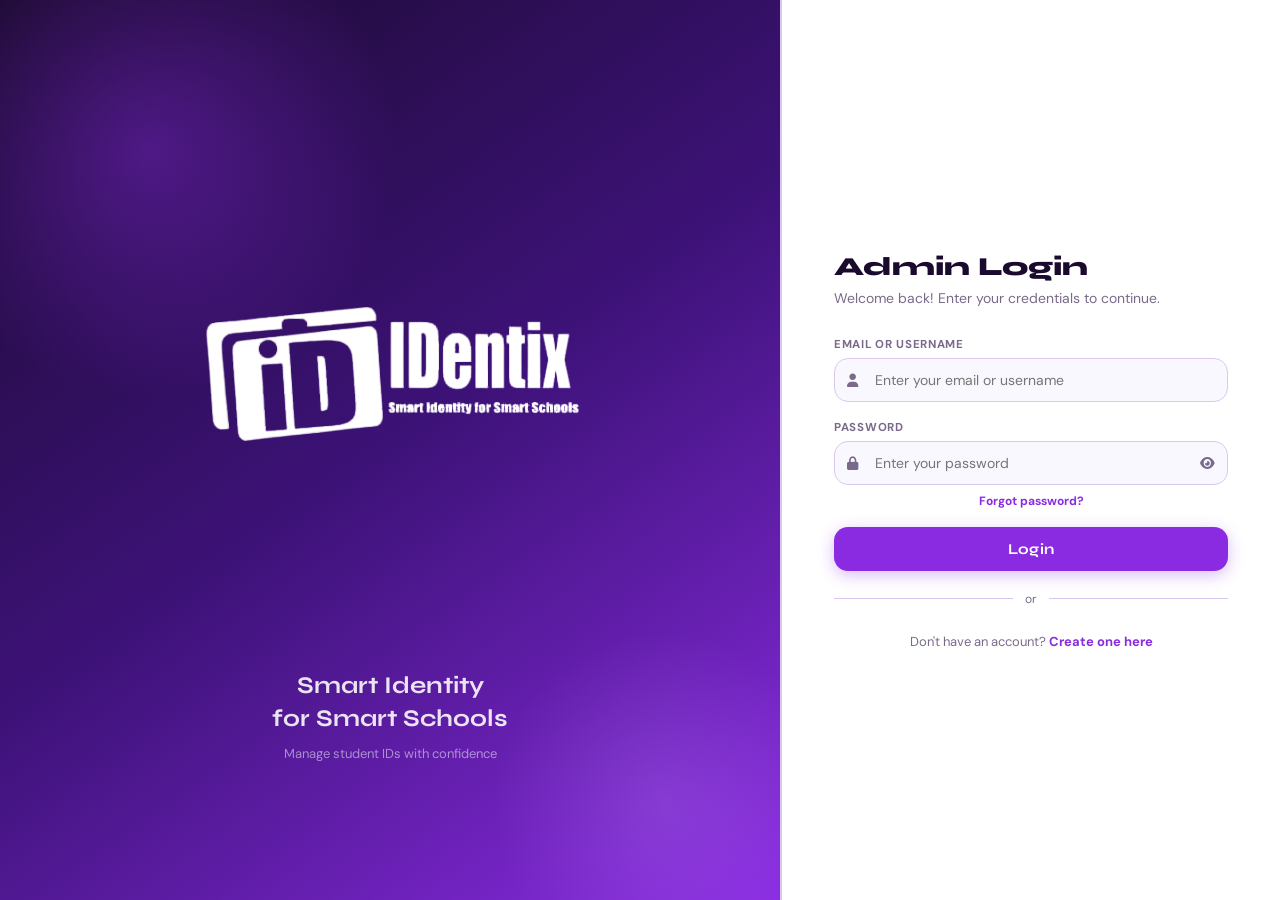
<file: students.html>
<!DOCTYPE html>
<html lang="en">
<head>
<meta charset="UTF-8">
<meta name="viewport" content="width=device-width, initial-scale=1.0">
<title>IDentix – Students</title>
<link rel="stylesheet" href="https://cdnjs.cloudflare.com/ajax/libs/font-awesome/6.2.0/css/all.min.css">

<style>
  :root {
    --purple:       #8a2be2;
    --purple-light: #ede9fe;
    --purple-mid:   #9d4edd;
    --dark:         #1a1033;
    --sidebar-bg:   #ffffff;
    --sidebar-border: #8a2be2;
    --sidebar-w:    220px;
    --topbar-h:     60px;
    --text:         #1a1033;
    --text-muted:   #6b7280;
    --border:       #e5e7eb;
    --bg:           #f4f3ff;
    --card-bg:      #ffffff;
    --green:        #10b981;
    --red:          #ef4444;
    --amber:        #f59e0b;
    --blue:         #3b82f6;
    --radius:       12px;
    --shadow:       0 1px 3px rgba(0,0,0,.08);
  }

  * { box-sizing: border-box; margin: 0; padding: 0; }

  body {
    font-family: 'Segoe UI', system-ui, sans-serif;
    background: var(--bg);
    color: var(--text);
    min-height: 100vh;
    display: flex;
  }

 
  #sidebar {
    width: var(--sidebar-w);
    background: var(--sidebar-bg);
    border-right: 2px solid var(--sidebar-border);
    height: 100vh;
    position: fixed;
    top: 0; left: 0;
    display: flex;
    flex-direction: column;
    z-index: 200;
    transition: transform .3s ease;
    overflow-y: auto;
    box-shadow: 2px 0 12px rgba(138,43,226,0.10);
  }

  .sidebar-logo {
    padding: 16px;
    border-bottom: 1.5px solid rgba(138,43,226,0.18);
    display: flex; align-items: center; justify-content: center;
    background: #fff;
  }
  .sidebar-logo img {
    width: 140px; height: auto;
    object-fit: contain; display: block;
  }
  .sidebar-logo-text {
    font-size: 20px; font-weight: 800;
    color: var(--purple); letter-spacing: -0.5px;
  }

  .sidebar-section {
    padding: 16px 12px 4px;
    font-size: 10px; font-weight: 700;
    letter-spacing: 1.2px;
    color: var(--purple);
    text-transform: uppercase;
  }

  .nav-item {
    display: flex; align-items: center; gap: 10px;
    padding: 10px 16px;
    color: #444; font-size: 13px;
    border-radius: 8px;
    margin: 2px 8px;
    cursor: pointer;
    text-decoration: none;
    transition: all .2s;
    position: relative;
    font-weight: 500;
  }
  .nav-item:hover { background: rgba(138,43,226,.08); color: var(--purple); }
  .nav-item.active { background: var(--purple); color: #fff; }
  .nav-item i { width: 16px; text-align: center; font-size: 13px; }

  .badge-count {
    margin-left: auto;
    background: var(--red); color: #fff;
    font-size: 10px; font-weight: 700;
    padding: 2px 6px; border-radius: 20px;
    min-width: 18px; text-align: center;
  }

  .sidebar-footer {
    margin-top: auto;
    padding: 12px;
    border-top: 1.5px solid rgba(138,43,226,0.18);
    background: #fff;
  }
  .admin-row {
    display: flex; align-items: center; gap: 10px;
    padding: 8px; border-radius: 8px; cursor: pointer;
  }
  .admin-row:hover { background: rgba(138,43,226,.07); }
  .avatar {
    width: 34px; height: 34px; border-radius: 50%;
    background: var(--purple);
    display: flex; align-items: center; justify-content: center;
    color: #fff; font-size: 12px; font-weight: 700;
    flex-shrink: 0;
  }
  .admin-name { color: var(--text); font-size: 12px; font-weight: 700; }
  .admin-role { color: var(--text-muted); font-size: 10px; }

  .logout-btn {
    display: flex; align-items: center; gap: 8px;
    padding: 8px 10px;
    color: #888; font-size: 12px;
    cursor: pointer; border-radius: 8px;
    margin-top: 4px; font-weight: 600;
    transition: all .2s;
  }
  .logout-btn:hover { background: rgba(255,0,0,.08); color: #f87171; }

  #overlay {
    display: none;
    position: fixed; inset: 0;
    background: rgba(0,0,0,.5);
    z-index: 199;
  }

 
  #main {
    margin-left: var(--sidebar-w);
    flex: 1;
    display: flex;
    flex-direction: column;
    min-height: 100vh;
    transition: margin .3s ease;
  }

  
  #topbar {
    height: var(--topbar-h);
    background: var(--card-bg);
    border-bottom: 1px solid var(--border);
    display: flex; align-items: center;
    padding: 0 24px; gap: 16px;
    position: sticky; top: 0; z-index: 100;
  }

  #menu-toggle {
    display: none;
    background: none; border: none;
    font-size: 18px; color: var(--text);
    cursor: pointer; padding: 4px;
  }

  .topbar-title { font-size: 17px; font-weight: 700; flex-shrink: 0; }
  .topbar-right { margin-left: auto; display: flex; align-items: center; gap: 14px; }

  .notif-btn {
    position: relative; background: none; border: none;
    cursor: pointer; font-size: 16px; color: var(--text-muted); padding: 6px;
  }
  .notif-dot {
    position: absolute; top: 3px; right: 3px;
    width: 8px; height: 8px; border-radius: 50%;
    background: var(--red); border: 2px solid #fff;
  }
  .bell-count {
    position: absolute; top: 0px; right: 0px;
    background: var(--red); color: #fff;
    font-size: 9px; font-weight: 700;
    min-width: 16px; height: 16px;
    border-radius: 20px; padding: 0 4px;
    display: flex; align-items: center; justify-content: center;
    border: 2px solid #fff;
    opacity: 0; transform: scale(0.6);
    transition: opacity 0.2s ease, transform 0.2s ease;
  }
  .bell-count.visible { opacity: 1; transform: scale(1); }

  .topbar-user {
    display: flex; align-items: center; gap: 8px;
    cursor: pointer; padding: 4px 8px; border-radius: 8px;
  }
  .topbar-user:hover { background: var(--bg); }
  .topbar-user .avatar { width: 30px; height: 30px; font-size: 11px; }
  .topbar-user .uname { font-size: 13px; font-weight: 600; }
  .topbar-user .urole { font-size: 10px; color: var(--text-muted); }

 
  #content { padding: 24px; flex: 1; }

  
  .page-header {
    display: flex; align-items: center;
    justify-content: space-between; flex-wrap: wrap;
    gap: 12px; margin-bottom: 20px;
  }
  .page-header h2 { font-size: 20px; font-weight: 700; }
  .page-header p { font-size: 13px; color: var(--text-muted); margin-top: 2px; }

  
  .summary-grid {
    display: grid;
    grid-template-columns: repeat(auto-fit, minmax(160px, 1fr));
    gap: 14px; margin-bottom: 20px;
  }
  .sum-card {
    background: var(--card-bg);
    border-radius: var(--radius);
    padding: 16px 18px;
    box-shadow: var(--shadow);
    display: flex; align-items: center; gap: 12px;
    transition: transform .2s;
  }
  .sum-card:hover { transform: translateY(-2px); }
  .sum-icon {
    width: 42px; height: 42px; border-radius: 10px;
    display: flex; align-items: center; justify-content: center;
    font-size: 16px; flex-shrink: 0;
  }
  .si-purple { background: var(--purple-light); color: var(--purple); }
  .si-green  { background: #d1fae5; color: var(--green); }
  .si-amber  { background: #fef3c7; color: var(--amber); }
  .si-red    { background: #fee2e2; color: var(--red); }
  .sum-label { font-size: 11px; color: var(--text-muted); font-weight: 600; text-transform: uppercase; letter-spacing: .5px; }
  .sum-value { font-size: 24px; font-weight: 700; line-height: 1.2; }

 
  .toolbar {
    display: flex; align-items: center;
    gap: 10px; flex-wrap: wrap;
    margin-bottom: 16px;
  }

  .search-wrap {
    display: flex; align-items: center; gap: 8px;
    background: var(--card-bg);
    border: 1px solid var(--border);
    border-radius: 8px;
    padding: 7px 12px;
    flex: 1; min-width: 200px; max-width: 340px;
  }
  .search-wrap i { color: var(--text-muted); font-size: 13px; }
  .search-wrap input {
    border: none; background: none; outline: none;
    font-size: 13px; color: var(--text);
    width: 100%;
  }
  .search-wrap input::placeholder { color: var(--text-muted); }

  .filter-select {
    font-size: 12px; border: 1px solid var(--border);
    border-radius: 8px; padding: 7px 10px;
    background: var(--card-bg); color: var(--text);
    cursor: pointer; outline: none;
  }

  .btn-refresh {
    display: flex; align-items: center; gap: 6px;
    padding: 7px 14px;
    background: var(--purple); color: #fff;
    border: none; border-radius: 8px;
    font-size: 12px; font-weight: 600;
    cursor: pointer; transition: opacity .2s;
    margin-left: auto;
  }
  .btn-refresh:hover { opacity: .88; }
  .btn-refresh.loading i { animation: spin 1s linear infinite; }
  @keyframes spin { to { transform: rotate(360deg); } }

 
  .table-card {
    background: var(--card-bg);
    border-radius: var(--radius);
    box-shadow: var(--shadow);
    overflow: hidden;
  }

  .table-card-header {
    display: flex; align-items: center;
    justify-content: space-between;
    padding: 16px 20px;
    border-bottom: 1px solid var(--border);
  }
  .table-card-header .card-title { font-size: 14px; font-weight: 700; }
  .record-count { font-size: 12px; color: var(--text-muted); }

  .table-wrap { overflow-x: auto; }

  .data-table { width: 100%; border-collapse: collapse; font-size: 12px; }
  .data-table th {
    text-align: left; padding: 10px 14px;
    font-size: 11px; font-weight: 600;
    color: var(--text-muted); text-transform: uppercase;
    letter-spacing: .5px;
    border-bottom: 1px solid var(--border);
    background: var(--bg);
    white-space: nowrap;
  }
  .data-table td {
    padding: 12px 14px;
    border-bottom: 1px solid var(--border);
    vertical-align: middle;
  }
  .data-table tr:last-child td { border-bottom: none; }
  .data-table tr:hover td { background: rgba(138,43,226,.03); }

  .stud-row { display: flex; align-items: center; gap: 8px; }
  .stud-av {
    width: 30px; height: 30px; border-radius: 50%;
    background: var(--purple-light); color: var(--purple);
    font-size: 10px; font-weight: 700;
    display: flex; align-items: center; justify-content: center;
    flex-shrink: 0;
  }
  .stud-name { font-weight: 600; font-size: 12px; }
  .stud-email { font-size: 10px; color: var(--text-muted); }

  .sid-cell {
    font-family: 'Courier New', monospace;
    font-size: 11px; color: var(--purple);
    font-weight: 600;
    background: var(--purple-light);
    padding: 3px 8px; border-radius: 6px;
    white-space: nowrap;
  }

  .date-cell { font-size: 11px; color: var(--text-muted); white-space: nowrap; }

 
  .pill {
    padding: 4px 10px; border-radius: 20px;
    font-size: 10px; font-weight: 700;
    white-space: nowrap;
    display: inline-flex; align-items: center; gap: 5px;
  }
  .pill-dot {
    width: 6px; height: 6px; border-radius: 50%;
  }
  .pill-generated { background: #d1fae5; color: #065f46; }
  .pill-generated .pill-dot { background: #10b981; }
  .pill-pending   { background: #fef3c7; color: #92400e; }
  .pill-pending .pill-dot   { background: var(--amber); }
  .pill-cancelled { background: #fee2e2; color: #991b1b; }
  .pill-cancelled .pill-dot { background: var(--red); }

 
  .skeleton {
    background: linear-gradient(90deg, var(--border) 25%, var(--bg) 50%, var(--border) 75%);
    background-size: 200% 100%;
    animation: shimmer 1.4s infinite;
    border-radius: 6px; height: 12px; display: inline-block;
  }
  @keyframes shimmer { to { background-position: -200% 0; } }

 
  .empty-state {
    text-align: center; padding: 60px 20px; color: var(--text-muted);
  }
  .empty-state i { font-size: 44px; margin-bottom: 14px; opacity: .25; display: block; }
  .empty-state h3 { font-size: 15px; color: var(--text); margin-bottom: 6px; }
  .empty-state p  { font-size: 12px; }

 
  .error-state {
    text-align: center; padding: 60px 20px; color: var(--text-muted);
  }
  .error-state i { font-size: 40px; margin-bottom: 14px; color: var(--red); opacity: .5; display: block; }
  .error-state h3 { font-size: 15px; color: var(--text); margin-bottom: 6px; }
  .error-state p { font-size: 12px; margin-bottom: 16px; }
  .error-state button {
    padding: 8px 18px; border-radius: 8px;
    background: var(--purple); color: #fff;
    border: none; font-size: 12px; font-weight: 600;
    cursor: pointer;
  }

 
  .pagination {
    display: flex; align-items: center;
    justify-content: space-between;
    padding: 14px 20px;
    border-top: 1px solid var(--border);
    flex-wrap: wrap; gap: 10px;
  }
  .pagination-info { font-size: 12px; color: var(--text-muted); }
  .pagination-btns { display: flex; gap: 6px; }
  .page-btn {
    padding: 5px 10px; border-radius: 6px;
    border: 1px solid var(--border);
    background: var(--card-bg); color: var(--text);
    font-size: 12px; cursor: pointer; transition: all .2s;
  }
  .page-btn:hover { border-color: var(--purple); color: var(--purple); }
  .page-btn.active { background: var(--purple); color: #fff; border-color: var(--purple); }
  .page-btn:disabled { opacity: .4; cursor: not-allowed; }

  
  .live-dot {
    display: inline-block;
    width: 7px; height: 7px; border-radius: 50%;
    background: var(--green);
    animation: pulse 1.5s infinite;
    margin-right: 4px;
  }
  @keyframes pulse {
    0%,100% { opacity: 1; transform: scale(1); }
    50%      { opacity: .5; transform: scale(1.3); }
  }

  

 
  body.theme-dark {
    --bg: #0f0f1a; --card-bg: #1a1a2e;
    --text: #e8e8f0; --text-muted: #9090b0;
    --border: #2a2a45; --shadow: 0 1px 3px rgba(0,0,0,.4);
    --purple-light: rgba(138,43,226,0.18);
    --sidebar-bg: #12122a; --sidebar-border: #8a2be2;
  }
  body.theme-dark #topbar { background: #1a1a2e; border-color: #2a2a45; }
  body.theme-dark .search-wrap { background: #12122a; border-color: #2a2a45; }
  body.theme-dark .search-wrap input { color: #e8e8f0; }
  body.theme-dark .filter-select { background: #12122a; border-color: #2a2a45; color: #e8e8f0; }
  body.theme-dark .data-table th { background: #12122a; }
  body.theme-dark .data-table tr:hover td { background: rgba(138,43,226,.05); }
  body.theme-dark .nav-item { color: #aaaacc; }
  body.theme-dark .nav-item:hover { background: rgba(138,43,226,0.15); color: #c8b8ff; }
  body.theme-dark .admin-name { color: #e8e8f0; }
  body.theme-dark .api-hint { background: rgba(138,43,226,0.12); }

  body.theme-purple {
    --bg: #1e0a3c; --card-bg: #2d1254;
    --text: #f0e8ff; --text-muted: #b89fd4;
    --border: #4a2080; --shadow: 0 1px 4px rgba(0,0,0,.35);
    --purple-light: rgba(180,120,255,0.2);
    --sidebar-bg: #1a082e; --sidebar-border: #c084fc;
  }
  body.theme-purple #topbar { background: #2d1254; border-color: #4a2080; }
  body.theme-purple .data-table th { background: #1a082e; }
  body.theme-purple .nav-item { color: #c8aef0; }
  body.theme-purple .nav-item:hover { background: rgba(192,132,252,0.15); color: #f0e8ff; }
  body.theme-purple .filter-select { background: #1a082e; border-color: #4a2080; color: #f0e8ff; }
  body.theme-purple .api-hint { background: rgba(192,132,252,0.12); }

  
  .theme-btn {
    background: none; border: 1px solid var(--border);
    color: var(--text-muted); padding: 6px 10px; border-radius: 8px;
    cursor: pointer; font-size: 13px;
    display: flex; align-items: center; gap: 6px;
    transition: all .2s; white-space: nowrap;
  }
  .theme-btn:hover { border-color: var(--purple); color: var(--purple); }
  .theme-dropdown-wrap { position: relative; }
  .theme-dropdown {
    display: none; position: absolute; top: calc(100% + 8px); right: 0;
    background: var(--card-bg); border: 1px solid var(--border);
    border-radius: 10px; box-shadow: 0 8px 24px rgba(0,0,0,.15);
    padding: 6px; min-width: 160px; z-index: 500;
  }
  .theme-dropdown.open { display: block; }
  .theme-option {
    display: flex; align-items: center; gap: 10px;
    padding: 8px 12px; border-radius: 7px;
    cursor: pointer; font-size: 13px; font-weight: 500;
    color: var(--text); transition: background .15s;
  }
  .theme-option:hover { background: var(--purple-light); color: var(--purple); }
  .theme-option.active { background: var(--purple-light); color: var(--purple); font-weight: 700; }
  .theme-swatch {
    width: 14px; height: 14px; border-radius: 50%; flex-shrink: 0;
    border: 1.5px solid rgba(0,0,0,.1);
  }

 
  @media (max-width: 768px) {
    #sidebar { transform: translateX(-100%); }
    #sidebar.open { transform: translateX(0); }
    #overlay.show { display: block; }
    #main { margin-left: 0; }
    #menu-toggle { display: block; }
    .topbar-user .uname, .topbar-user .urole { display: none; }
    #content { padding: 16px; }
    .btn-refresh { margin-left: 0; }
  }

  
  .toast {
    position: fixed; bottom: 24px; right: 24px;
    background: #1a1033; color: #fff;
    padding: 12px 20px; border-radius: 10px;
    font-size: 13px; font-weight: 600;
    box-shadow: 0 8px 24px rgba(0,0,0,.25);
    display: flex; align-items: center; gap: 10px;
    z-index: 9999;
    transform: translateY(80px); opacity: 0;
    transition: transform .35s cubic-bezier(.175,.885,.32,1.275), opacity .35s;
    pointer-events: none; min-width: 220px;
  }
  .toast.show { transform: translateY(0); opacity: 1; }
  .toast-icon { color: #10b981; font-size: 16px; flex-shrink:0; }

 
  .diag-banner {
    background: #fff7ed; border: 1px solid #fed7aa;
    border-radius: 8px; padding: 12px 16px;
    font-size: 12px; color: #9a3412;
    margin-bottom: 14px; line-height: 1.8; display: none;
  }
  .diag-banner.show { display: block; }
  .diag-banner strong { display: block; margin-bottom: 4px; font-size: 13px; }
  .diag-banner code { background: rgba(0,0,0,.07); padding: 1px 5px; border-radius: 4px; font-size: 11px; }

</style>
</head>
<body>

<div id="overlay" onclick="closeSidebar()"></div>


<aside id="sidebar">
  <div class="sidebar-logo">
   <img src="./images/IMG-20260421-WA0116-removebg-preview.png" alt="IDentix Logo">
  </div>

  <div class="sidebar-section">Management</div>
  <a href="dashboard.html" class="nav-item"><i class="fa-solid fa-gauge"></i> Dashboard</a>
  <a href="students.html" class="nav-item active"><i class="fa-solid fa-users"></i> Students</a>
  <a href="idcards.html" class="nav-item"><i class="fa-solid fa-id-card"></i> ID Cards</a>
  <a href="enrollments.html" class="nav-item"><i class="fa-solid fa-user-plus"></i> Enrollments</a>
  <a href="generate.html" class="nav-item"><i class="fa-solid fa-fingerprint"></i> Generate IDs</a>
  <a href="requests.html" class="nav-item">
    <i class="fa-solid fa-inbox"></i> Requests
    <span class="badge-count" id="sidebar-requests">—</span>
  </a>

  <div class="sidebar-footer">
    <div class="admin-row">
      <div class="avatar" id="sidebar-avatar">?</div>
      <div>
        <div class="admin-name" id="sidebar-username">Loading...</div>
        <div class="admin-role">Super Admin</div>
      </div>
    </div>
    <div class="logout-btn" onclick="handleLogout()"><i class="fa-solid fa-right-from-bracket"></i> Logout</div>
  </div>
</aside>


<div id="main">

  <header id="topbar">
    <button id="menu-toggle" onclick="toggleSidebar()">
      <i class="fa-solid fa-bars"></i>
    </button>
    <div class="topbar-title">
      <i class="fa-solid fa-users" style="color:var(--purple);margin-right:8px;font-size:15px;"></i>
      Students
    </div>
    <div class="topbar-right">
      <div class="theme-dropdown-wrap">
        <button class="theme-btn" onclick="toggleThemeDropdown()">
          <span id="theme-icon">☀️</span> Theme
        </button>
        <div class="theme-dropdown" id="theme-dropdown"></div>
      </div>
      <a href="requests.html" style="text-decoration:none;">
        <button class="notif-btn" id="bell-btn" title="View requests">
          <i class="fa-solid fa-bell"></i>
          <span class="bell-count" id="bell-count"></span>
        </button>
      </a>
      <div class="topbar-user">
        <div class="avatar" id="topbar-avatar" style="width:30px;height:30px;font-size:11px;">?</div>
        <div>
          <div class="uname" id="topbar-username">Loading...</div>
          <div class="urole">Super Admin</div>
        </div>
        <i class="fa-solid fa-chevron-down" style="font-size:10px;color:var(--text-muted);margin-left:4px;"></i>
      </div>
    </div>
  </header>

  <div id="content">

   
    <div class="page-header">
      <div>
        <h2>Student Directory</h2>
        <p>
          <span class="live-dot"></span>
          Live data · All registered students and their ID card status
        </p>
      </div>
    </div>

   
    <div class="summary-grid">
      <div class="sum-card">
        <div class="sum-icon si-purple"><i class="fa-solid fa-users"></i></div>
        <div>
          <div class="sum-label">Total Students</div>
          <div class="sum-value" id="cnt-total">—</div>
        </div>
      </div>
      <div class="sum-card">
        <div class="sum-icon si-green"><i class="fa-solid fa-id-card"></i></div>
        <div>
          <div class="sum-label">ID Generated</div>
          <div class="sum-value" id="cnt-generated">—</div>
        </div>
      </div>
      <div class="sum-card">
        <div class="sum-icon si-amber"><i class="fa-solid fa-clock"></i></div>
        <div>
          <div class="sum-label">Pending</div>
          <div class="sum-value" id="cnt-pending">—</div>
        </div>
      </div>
      <div class="sum-card">
        <div class="sum-icon si-red"><i class="fa-solid fa-ban"></i></div>
        <div>
          <div class="sum-label">Cancelled</div>
          <div class="sum-value" id="cnt-cancelled">—</div>
        </div>
      </div>
    </div>

    
    <div class="toolbar">
      <div class="search-wrap">
        <i class="fa-solid fa-magnifying-glass"></i>
        <input type="text" id="search-input" placeholder="Search by name or student ID…" oninput="applyFilters()">
      </div>
      <select class="filter-select" id="status-filter" onchange="applyFilters()">
        <option value="">All Statuses</option>
        <option value="generated">ID Generated</option>
        <option value="pending">Pending</option>
        <option value="cancelled">Cancelled</option>
      </select>
      <button class="btn-refresh" id="refresh-btn" onclick="loadStudents()">
        <i class="fa-solid fa-rotate-right" id="refresh-icon"></i> Refresh
      </button>
    </div>

   
    <div class="table-card">
      <div class="table-card-header">
        <div class="card-title">All Students</div>
        <span class="record-count" id="record-count">Loading…</span>
      </div>

      
       
        <div class="diag-banner" id="diag-banner">
          <strong>⚠️ Could not connect to the API</strong>
          Possible causes:<br>
          1. <strong>CORS not enabled</strong> — your backend must include the header
             <code>Access-Control-Allow-Origin: *</code> (or your page's origin).<br>
          2. <strong>Server not running</strong> — check your Railway deployment logs.<br>
          3. <strong>Wrong URL</strong> — currently set to: <code id="diag-url"></code><br>
          4. <strong>HTTPS mismatch</strong> — this page is HTTPS; your API must also be HTTPS.<br>
          Open DevTools (F12) → Network tab → click the red request for the exact browser error.
        </div>

      <div id="table-container">
       
      </div>

      <div class="pagination" id="pagination" style="display:none;">
        <span class="pagination-info" id="page-info"></span>
        <div class="pagination-btns" id="page-btns"></div>
      </div>
    </div>

  </div>
</div>

<script>

const BASE_URL = "https://identix-api.onrender.com";
const PAGE_SIZE = 10;
let allStudents  = [];
let filtered     = [];
let currentPage  = 1;
let _toastTimer = null;


function showToast(msg, duration = 4500) {
  const t  = document.getElementById("toast");
  const tm = document.getElementById("toast-msg");
  if (!t || !tm) return;
  clearTimeout(_toastTimer);
  tm.textContent = msg;
  t.classList.add("show");
  _toastTimer = setTimeout(() => t.classList.remove("show"), duration);
}


function showDiagBanner() {
  const b = document.getElementById("diag-banner");
  const u = document.getElementById("diag-url");
  if (b) b.classList.add("show");
  if (u) u.textContent = BASE_URL;
}
function hideDiagBanner() {
  const b = document.getElementById("diag-banner");
  if (b) b.classList.remove("show");
}


async function loadStudents() {
  setLoading(true);

 
  const ENDPOINTS = [
    `${BASE_URL}/students`,
    `${BASE_URL}/api/students`,
    `${BASE_URL}/api/v1/students`,
    `${BASE_URL}/enrollments`,
    `${BASE_URL}/api/enrollments`,
  ];

  hideDiagBanner();
  let lastError = null;

  for (const url of ENDPOINTS) {
    try {
      const res = await fetch(url, {
        method: "GET",
        headers: {
          "Content-Type": "application/json",
         
        },
      });

      if (res.status === 401) { showError(`401 Unauthorised — your API requires a token. (${url})`); setLoading(false); return; }
      if (res.status === 403) { showError(`403 Forbidden — check your API permissions. (${url})`);  setLoading(false); return; }
      if (res.status === 404) { lastError = `404 Not found: ${url}`; continue; } // try next endpoint
      if (!res.ok)            { throw new Error(`HTTP ${res.status} ${res.statusText} from ${url}`); }

      const contentType = res.headers.get("content-type") || "";
      if (!contentType.includes("application/json")) {
        throw new Error(`Expected JSON but got "${contentType.split(";")[0]}" — check your API URL is correct.`);
      }

      const data = await res.json();

     
      let raw = [];
      if (Array.isArray(data))                raw = data;
      else if (Array.isArray(data.data))      raw = data.data;
      else if (Array.isArray(data.students))  raw = data.students;
      else if (Array.isArray(data.results))   raw = data.results;
      else {
        throw new Error(`Unexpected response shape from ${url}. Got keys: ${Object.keys(data).join(", ")}`);
      }

      
      allStudents = raw.map(s => ({
        name:             s.name || s.fullName || s.full_name
                          || ((s.firstName || s.first_name || "") + " " + (s.lastName || s.last_name || "")).trim()
                          || "Unknown",
        studentId:        String(s.studentId || s.student_id || s.id || s._id || ""),
        idStatus:         normaliseIdStatus(s.idStatus || s.id_status || s.status || s.cardStatus || s.card_status || "pending"),
        registrationDate: s.registrationDate || s.registration_date
                          || s.registered_at  || s.registeredAt
                          || s.createdAt      || s.created_at
                          || s.enrolledAt     || s.enrolled_at || null,
        email:            s.email || s.emailAddress || s.email_address || "",
      }));

      updateSummaryCounts();
      currentPage = 1;
      applyFilters();
      setLoading(false);

      
      if (!window._pollTimer) {
        window._pollTimer = setInterval(() => silentRefresh(url), 30000);
      }
      return; 

    } catch (err) {
      lastError = err.message;
      console.warn("Endpoint attempt failed:", err.message);
      
      if (err.message.toLowerCase().includes("failed to fetch") ||
          err.message.toLowerCase().includes("networkerror")) {
        showError(err.message);
        showDiagBanner();
        setLoading(false);
        return;
      }
    }
  }

  showError(lastError || `Could not reach ${BASE_URL}. Check the URL and that your server is running.`);
  setLoading(false);
}


function normaliseIdStatus(raw) {
  const s = String(raw).toLowerCase().trim();
  if (["generated","done","completed","issued","active","approved"].includes(s)) return "generated";
  if (["cancelled","canceled","rejected","inactive","revoked"].includes(s))      return "cancelled";
  return "pending";
}


async function silentRefresh(url) {
  try {
    const res = await fetch(url, { headers: { "Content-Type": "application/json" } });
    if (!res.ok) return;
    const data = await res.json();
    const raw  = Array.isArray(data) ? data
               : data.data || data.students || data.results || [];
    if (!raw.length) return;
    const prevCount = allStudents.length;
    allStudents = raw.map(s => ({
      name:             s.name || s.fullName || ((s.firstName||"")+" "+(s.lastName||"")).trim() || "Unknown",
      studentId:        String(s.studentId || s.student_id || s.id || s._id || ""),
      idStatus:         normaliseIdStatus(s.idStatus || s.id_status || s.status || "pending"),
      registrationDate: s.registrationDate || s.registered_at || s.registeredAt || s.createdAt || s.created_at || null,
      email:            s.email || "",
    }));
    updateSummaryCounts();
    applyFilters();
    if (allStudents.length > prevCount) {
      const n = allStudents.length - prevCount;
      showToast(`${n} new student${n > 1 ? "s" : ""} enrolled!`);
    }
  } catch(e) { }
}




function applyFilters() {
  const q      = document.getElementById("search-input").value.toLowerCase().trim();
  const status = document.getElementById("status-filter").value;

  filtered = allStudents.filter(s => {
    const matchQ = !q || s.name.toLowerCase().includes(q) || s.studentId.toLowerCase().includes(q);
    const matchS = !status || s.idStatus === status;
    return matchQ && matchS;
  });

  currentPage = 1;
  renderTable();
}


function renderTable() {
  const container = document.getElementById("table-container");
  const pagination = document.getElementById("pagination");

  if (filtered.length === 0) {
    container.innerHTML = `
      <div class="empty-state">
        <i class="fa-solid fa-users"></i>
        <h3>No students yet</h3>
        <p>Students will appear here automatically once your API is connected.</p>
      </div>`;
    pagination.style.display = "none";
    document.getElementById("record-count").textContent = "0 students";
    return;
  }

  const start  = (currentPage - 1) * PAGE_SIZE;
  const end    = Math.min(start + PAGE_SIZE, filtered.length);
  const page   = filtered.slice(start, end);
  const total  = filtered.length;
  const pages  = Math.ceil(total / PAGE_SIZE);

  document.getElementById("record-count").textContent =
    `${total} student${total !== 1 ? "s" : ""}`;

  container.innerHTML = `
    <div class="table-wrap">
      <table class="data-table">
        <thead>
          <tr>
            <th>#</th>
            <th>Student</th>
            <th>Student ID</th>
            <th>Registration Date</th>
            <th>ID Status</th>
          </tr>
        </thead>
        <tbody>
          ${page.map((s, i) => `
            <tr>
              <td style="color:var(--text-muted);font-size:11px;">${start + i + 1}</td>
              <td>
                <div class="stud-row">
                  <div class="stud-av">${initials(s.name)}</div>
                  <div>
                    <div class="stud-name">${escHtml(s.name)}</div>
                    ${s.email ? `<div class="stud-email">${escHtml(s.email)}</div>` : ""}
                  </div>
                </div>
              </td>
              <td><span class="sid-cell">${escHtml(s.studentId)}</span></td>
              <td><span class="date-cell"><i class="fa-regular fa-calendar" style="margin-right:5px;"></i>${formatDate(s.registrationDate)}</span></td>
              <td>${statusPill(s.idStatus)}</td>
            </tr>`).join("")}
        </tbody>
      </table>
    </div>`;

  
  pagination.style.display = "flex";
  document.getElementById("page-info").textContent =
    `Showing ${start + 1}–${end} of ${total} students`;

  const btnWrap = document.getElementById("page-btns");
  btnWrap.innerHTML = "";

  const prev = makeBtn("‹ Prev", currentPage === 1, () => { currentPage--; renderTable(); });
  btnWrap.appendChild(prev);

  for (let p = 1; p <= pages; p++) {
    if (pages > 7 && p !== 1 && p !== pages && Math.abs(p - currentPage) > 2) {
      if (p === currentPage - 3 || p === currentPage + 3) {
        const dots = document.createElement("span");
        dots.textContent = "…";
        dots.style.cssText = "padding:4px 6px;font-size:12px;color:var(--text-muted);";
        btnWrap.appendChild(dots);
      }
      continue;
    }
    const btn = makeBtn(p, false, () => { currentPage = p; renderTable(); });
    if (p === currentPage) btn.classList.add("active");
    btnWrap.appendChild(btn);
  }

  const next = makeBtn("Next ›", currentPage === pages, () => { currentPage++; renderTable(); });
  btnWrap.appendChild(next);
}

function makeBtn(label, disabled, onClick) {
  const b = document.createElement("button");
  b.className = "page-btn";
  b.textContent = label;
  b.disabled = disabled;
  if (!disabled) b.addEventListener("click", onClick);
  return b;
}


function updateSummaryCounts() {
  const total     = allStudents.length;
  const generated = allStudents.filter(s => s.idStatus === "generated").length;
  const pending   = allStudents.filter(s => s.idStatus === "pending").length;
  const cancelled = allStudents.filter(s => s.idStatus === "cancelled").length;

  document.getElementById("cnt-total").textContent     = total;
  document.getElementById("cnt-generated").textContent = generated;
  document.getElementById("cnt-pending").textContent   = pending;
  document.getElementById("cnt-cancelled").textContent = cancelled;
  document.getElementById("sidebar-requests").textContent = pending;
  
  const _bc = document.getElementById('bell-count');
  const _pc = parseInt(document.getElementById('sidebar-requests').textContent) || 0;
  if (_bc) {
    _bc.textContent = _pc > 99 ? '99+' : (_pc > 0 ? String(_pc) : '');
    _pc > 0 ? _bc.classList.add('visible') : _bc.classList.remove('visible');
  }
}


function setLoading(on) {
  const btn  = document.getElementById("refresh-btn");
  const icon = document.getElementById("refresh-icon");
  btn.classList.toggle("loading", on);

  if (on) {
    icon.className = "fa-solid fa-rotate-right";
    document.getElementById("record-count").textContent = "Loading…";
    document.getElementById("pagination").style.display = "none";
    document.getElementById("table-container").innerHTML = `
      <div class="table-wrap">
        <table class="data-table">
          <thead>
            <tr>
              <th>#</th><th>Student</th><th>Student ID</th>
              <th>Registration Date</th><th>ID Status</th>
            </tr>
          </thead>
          <tbody>
            ${Array(6).fill(0).map((_, i) => `
              <tr>
                <td><span class="skeleton" style="width:20px;"></span></td>
                <td>
                  <div class="stud-row">
                    <div class="stud-av" style="background:var(--border);"></div>
                    <div>
                      <span class="skeleton" style="width:${110 + i*8}px;display:block;margin-bottom:4px;"></span>
                      <span class="skeleton" style="width:${70 + i*5}px;height:10px;"></span>
                    </div>
                  </div>
                </td>
                <td><span class="skeleton" style="width:80px;"></span></td>
                <td><span class="skeleton" style="width:90px;"></span></td>
                <td><span class="skeleton" style="width:70px;border-radius:20px;"></span></td>
              </tr>`).join("")}
          </tbody>
        </table>
      </div>`;
  } else {
    icon.className = "fa-solid fa-rotate-right";
  }
}


function showError(msg) {
  document.getElementById("table-container").innerHTML = `
    <div class="error-state">
      <i class="fa-solid fa-triangle-exclamation"></i>
      <h3>Failed to load students</h3>
      <p>${escHtml(msg)}</p>
      <button onclick="loadStudents()"><i class="fa-solid fa-rotate-right"></i> Try again</button>
    </div>`;
  document.getElementById("record-count").textContent = "Error";
}


function initials(name) {
  return name.split(" ").map(w => w[0]).slice(0, 2).join("").toUpperCase();
}

function escHtml(s) {
  return String(s)
    .replace(/&/g, "&amp;").replace(/</g, "&lt;")
    .replace(/>/g, "&gt;").replace(/"/g, "&quot;");
}

function formatDate(iso) {
  if (!iso) return "—";
  const d = new Date(iso);
  return d.toLocaleDateString("en-GB", { day: "2-digit", month: "short", year: "numeric" });
}

function statusPill(status) {
  const map = {
    generated: ["pill-generated", "fa-circle-check",  "ID Generated"],
    pending:   ["pill-pending",   "fa-clock",          "Pending"],
    cancelled: ["pill-cancelled", "fa-ban",            "Cancelled"],
  };
  const [cls, icon, label] = map[status] || ["pill-pending", "fa-circle-question", status];
  return `<span class="pill ${cls}">
    <span class="pill-dot"></span>
    <i class="fa-solid ${icon}" style="font-size:9px;"></i>
    ${label}
  </span>`;
}


function getToken() {
  return localStorage.getItem("identix_token") || "";
}


(function checkSession() {
  const username = sessionStorage.getItem('identix_session');
  const name     = sessionStorage.getItem('identix_name') || username;
  if (!username) {
    window.location.href = 'login.html';
    return;
  }
  const ini = name.split(' ').map(w => w[0]).slice(0,2).join('').toUpperCase();

  
  const sName = document.getElementById('sidebar-username');
  const sAv   = document.getElementById('sidebar-avatar');
  if (sName) sName.textContent = name;
  if (sAv)   sAv.textContent   = ini;

  
  const tName = document.getElementById('topbar-username');
  const tAv   = document.getElementById('topbar-avatar');
  if (tName) tName.textContent = name;
  if (tAv)   tAv.textContent   = ini;
})();

function handleLogout() {
  sessionStorage.removeItem('identix_session');
  sessionStorage.removeItem('identix_name');
  window.location.href = 'login.html';
}


function toggleSidebar() {
  document.getElementById("sidebar").classList.toggle("open");
  document.getElementById("overlay").classList.toggle("show");
}
function closeSidebar() {
  document.getElementById("sidebar").classList.remove("open");
  document.getElementById("overlay").classList.remove("show");
}


const THEMES = [
  { id: "light",  label: "Light",       swatch: "#f4f3ff", icon: "☀️" },
  { id: "dark",   label: "Dark",        swatch: "#0f0f1a", icon: "🌙" },
  { id: "purple", label: "Deep Purple", swatch: "#1e0a3c", icon: "💜" },
];

let currentTheme = localStorage.getItem("identix_theme") || "light";

function applyTheme(id) {
  document.body.classList.remove("theme-dark", "theme-purple");
  if (id !== "light") document.body.classList.add("theme-" + id);
  currentTheme = id;
  localStorage.setItem("identix_theme", id);
  document.querySelectorAll(".theme-option").forEach(el => {
    el.classList.toggle("active", el.dataset.theme === id);
  });
  const t = THEMES.find(t => t.id === id);
  if (t) document.getElementById("theme-icon").textContent = t.icon;
}

function toggleThemeDropdown() {
  document.getElementById("theme-dropdown").classList.toggle("open");
}

document.addEventListener("click", e => {
  if (!e.target.closest(".theme-dropdown-wrap")) {
    document.getElementById("theme-dropdown")?.classList.remove("open");
  }
});

function buildThemeDropdown() {
  document.getElementById("theme-dropdown").innerHTML = THEMES.map(t => `
    <div class="theme-option${t.id === currentTheme ? " active" : ""}"
         data-theme="${t.id}" onclick="applyTheme('${t.id}')">
      <div class="theme-swatch" style="background:${t.swatch};"></div>
      ${t.icon} ${t.label}
    </div>`).join("");
}


buildThemeDropdown();
applyTheme(currentTheme);
loadStudents();
</script>


<div class="toast" id="toast">
  <span class="toast-icon"><i class="fa-solid fa-user-plus"></i></span>
  <span id="toast-msg"></span>
</div>

</body>
</html>
</file>
<file: CSS/style.css>
*{
    padding: 0;
    margin: 0;
    box-sizing: border-box;
    font-family: sans-serif;
}

body{
   background-color: rgb(54, 21, 85);
   display: flex;
   justify-content: center;
   align-items: center;
   min-height: 100vh;
    animation: colorChange 10s infinite alternate-reverse;
}

h1{
    color: rgb(28, 2, 53) ;
    font-weight: 700;
    margin-top: -50px;
}
p{
    color:  rgb(28, 2, 53);
    font-weight: 500;
}
.me1{
     color: whitesmoke;
     background-color: rgb(48, 7, 87);
     border-radius: 30px;
}
.me1:hover{
    background-color: transparent;
    color: rgb(28, 2, 53);
    border: 2px  rgb(48, 7, 87) solid;
}
.me2{
     color: rgb(28, 2, 53);
     background-color: transparent;
     border-radius: 30px;
     border: 2px  rgb(48, 7, 87) solid ;
}
.me2:hover{
     background-color: rgb(48, 7, 87);
    color: whitesmoke;
}
form{
    background-color:  rgb(255, 255, 255);
    justify-content: center;
    align-items: center;
    text-align: center;
    border-top-left-radius: 30px;
    border-bottom-right-radius: 30px;

}


@keyframes colorChange{
    0% {background-color: rgb(70, 12, 123);}
    25%{background-color: rgb(53, 25, 80);}
    50%{background-color: rgb(59, 2, 90);}
    75%{background-color: rgb(71, 42, 99);}
    100%{background-color: rgb(58, 8, 104);}
}
</file>
